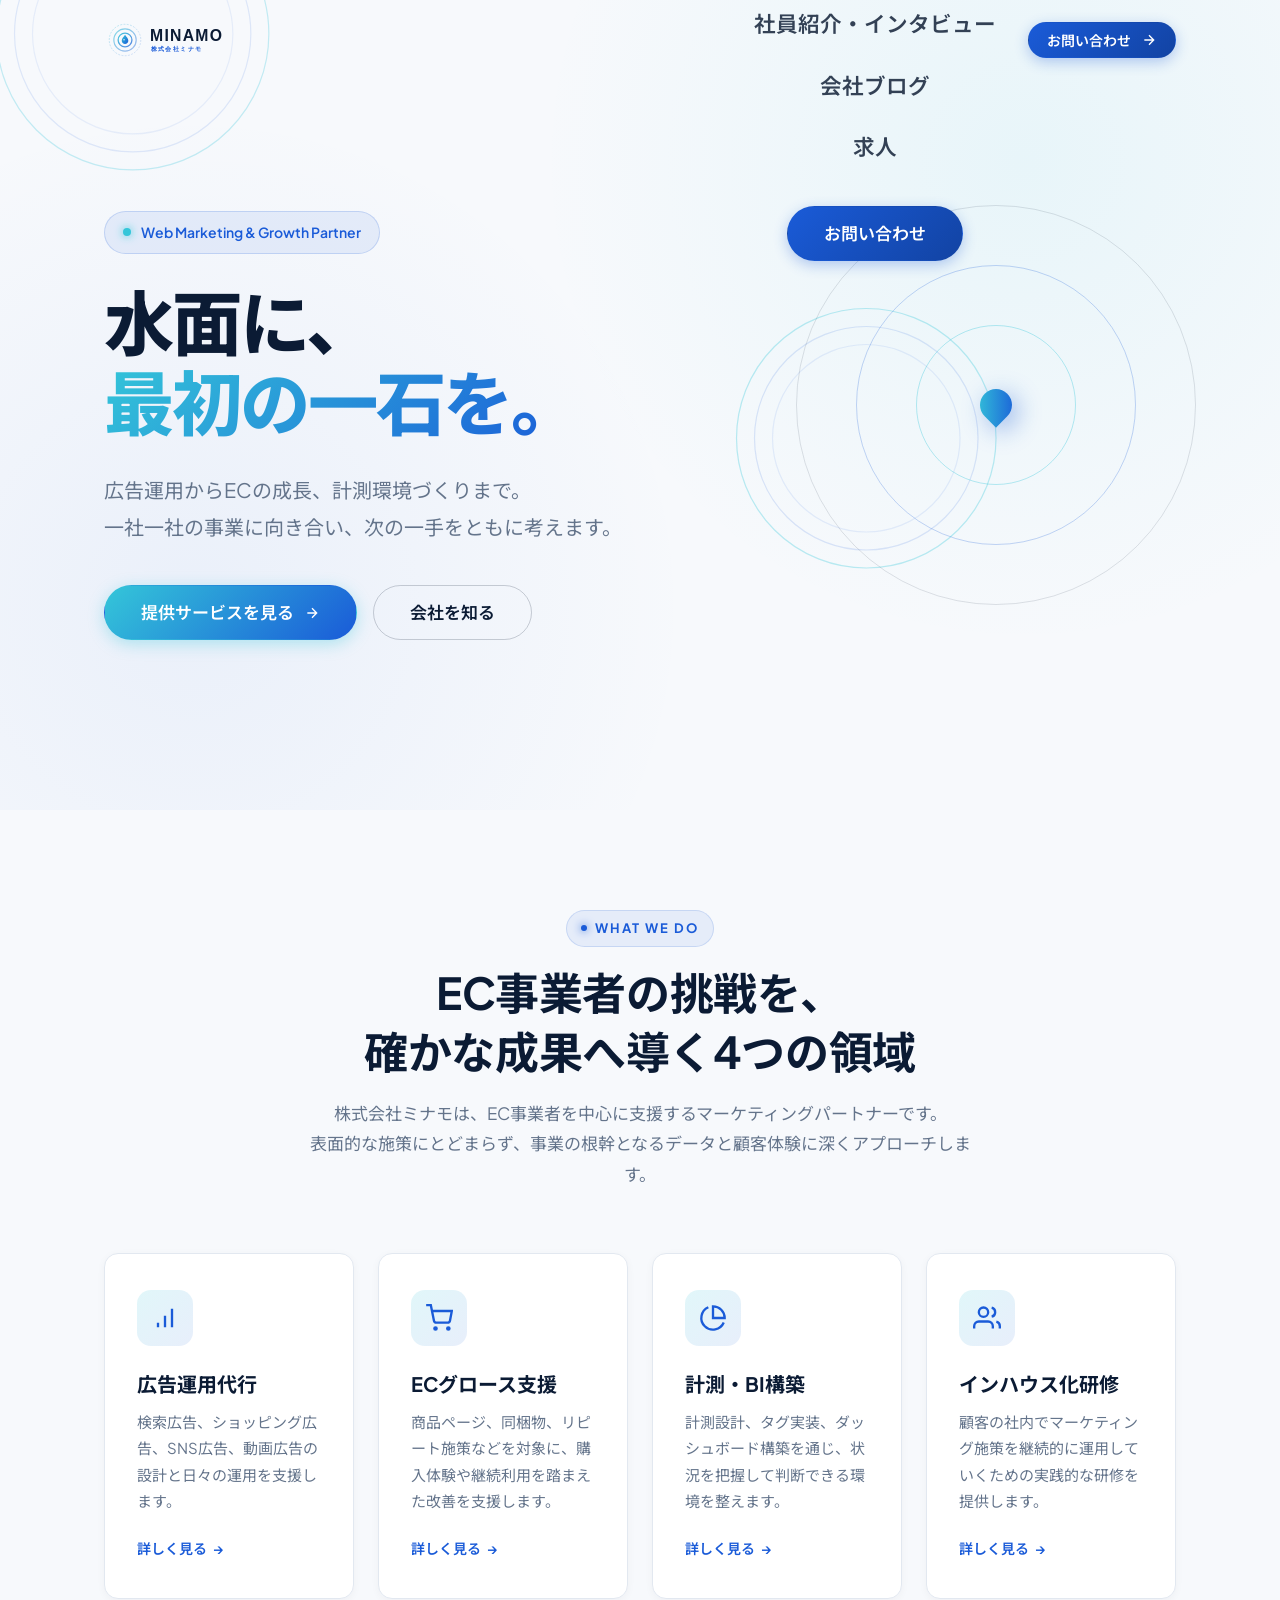
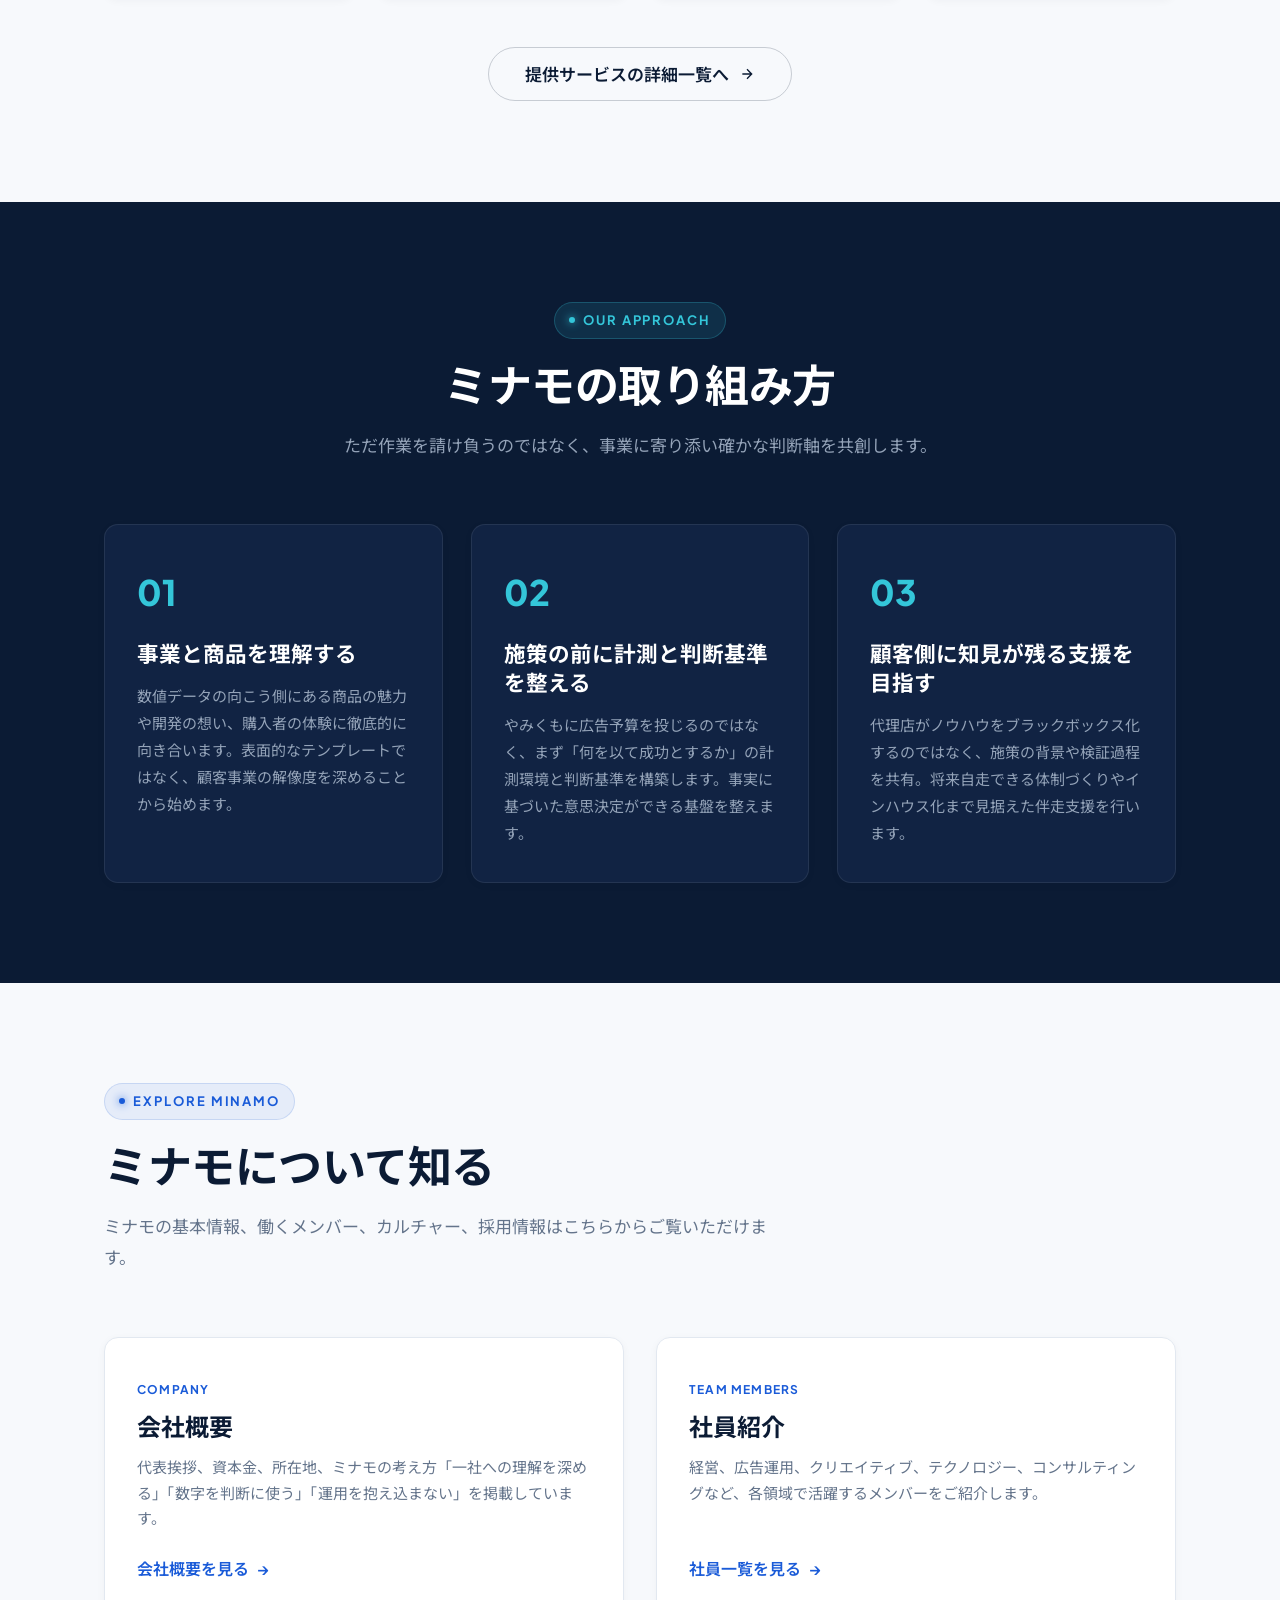
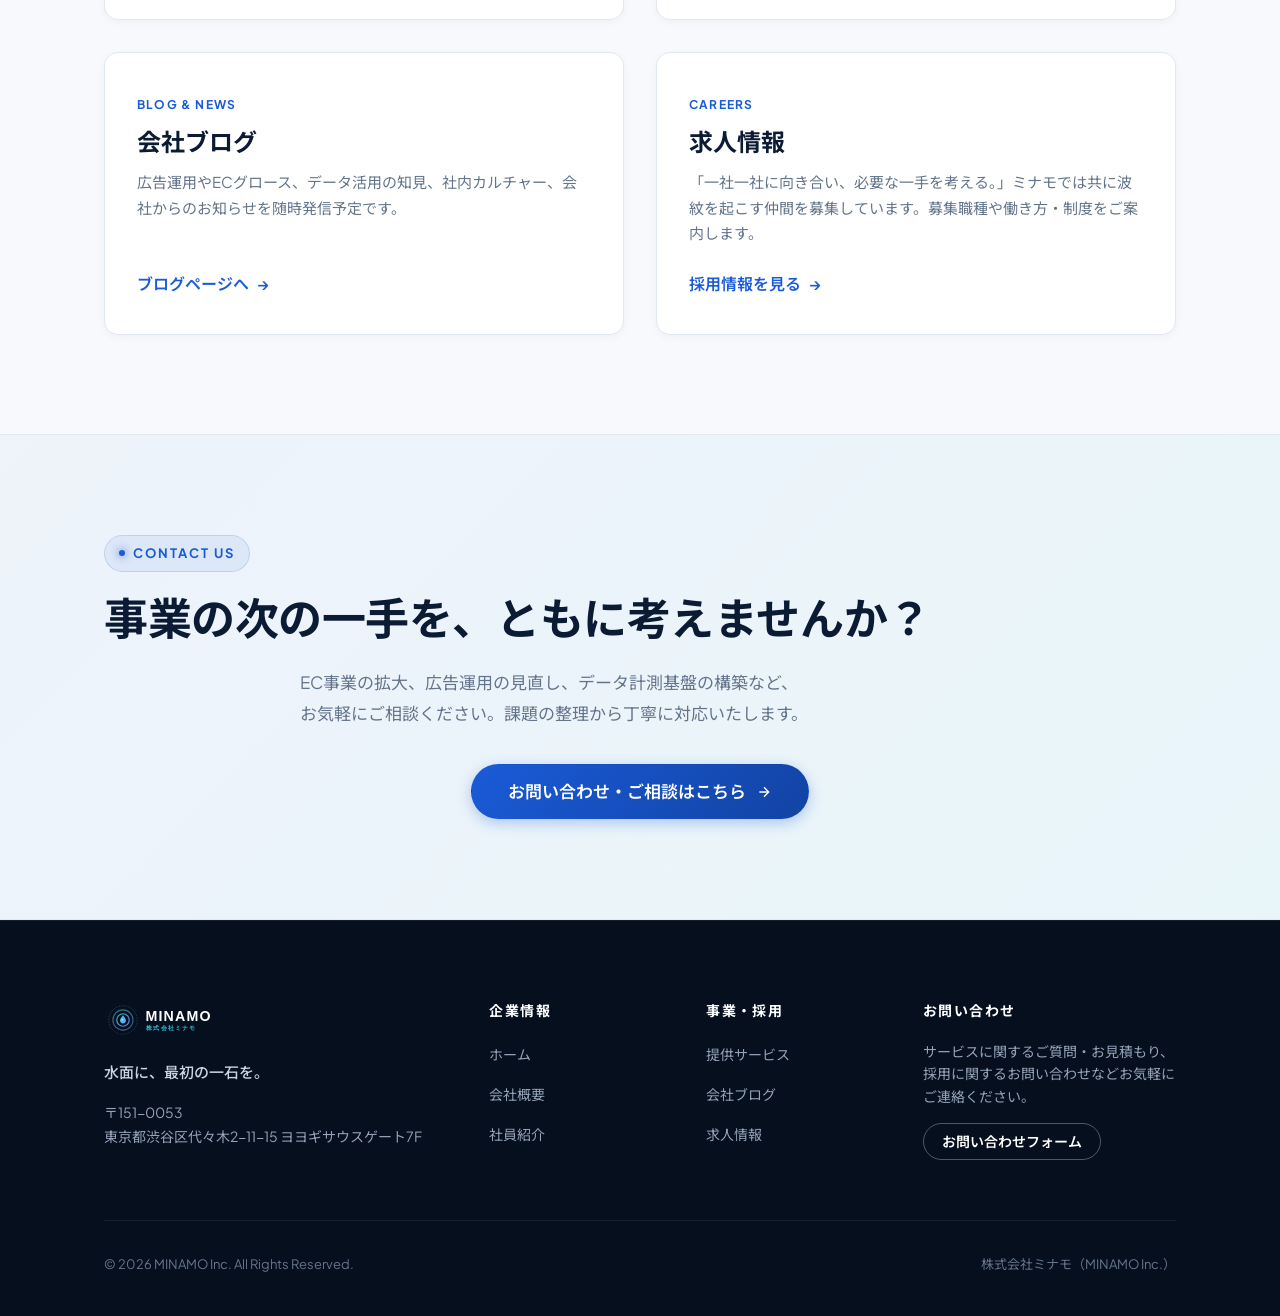
<file: index.html>
<!DOCTYPE html>
<html lang="ja">
<head>
  <meta charset="UTF-8">
  <meta name="viewport" content="width=device-width, initial-scale=1.0">
  <title>株式会社ミナモ｜水面に、最初の一石を。</title>
  <meta name="description" content="株式会社ミナモ（MINAMO Inc.）のコーポレートサイトです。広告運用からECの成長、計測環境づくりまで。一社一社の事業に向き合い、次の一手をともに考えます。">
  <link rel="icon" type="image/svg+xml" href="assets/images/favicon.svg">
  <link rel="stylesheet" href="assets/css/style.css">
  <link rel="stylesheet" href="assets/css/animations.css">
</head>
<body>

  <!-- Site Header -->
  <header class="site-header">
    <div class="container header-inner">
      <a href="index.html" class="site-brand" aria-label="株式会社ミナモ ホーム">
        <img src="assets/images/logo.svg" alt="株式会社ミナモ MINAMO Inc.">
      </a>
      <nav class="nav-desktop" aria-label="メインナビゲーション">
       <!-- Output: html -->
<!-- File: 全ページ共通 — mobile-nav-overlay の ul を差し替え -->
<ul class="mobile-nav-links">
  <li><a href="index.html" class="nav-link">ホーム</a></li>
  <li><a href="company.html" class="nav-link">会社概要</a></li>
  <li><a href="services.html" class="nav-link">提供サービス</a></li>
  <li><a href="team.html" class="nav-link">社員紹介・インタビュー</a></li>
  <li><a href="blog.html" class="nav-link">会社ブログ</a></li>
  <li><a href="careers.html" class="nav-link">求人</a></li>
  <li style="margin-top: 16px;">
    <button class="btn btn-primary btn-lg" data-open-modal="contact">お問い合わせ</button>
  </li>
</ul>
        <div class="header-cta">
          <button class="btn btn-primary btn-sm" data-open-modal="contact">
            お問い合わせ
            <svg class="btn-icon" viewBox="0 0 24 24" fill="none" stroke="currentColor" stroke-width="2"><path d="M5 12h14M12 5l7 7-7 7"/></svg>
          </button>
        </div>
      </nav>
      <!-- Mobile Toggle -->
      <button class="mobile-toggle" aria-label="メニューを開閉する">
        <span class="hamburger-line"></span>
        <span class="hamburger-line"></span>
        <span class="hamburger-line"></span>
      </button>
    </div>
  </header>

  <!-- Mobile Nav Overlay -->
  <div class="mobile-nav-overlay">
    <ul class="mobile-nav-links">
      <li><a href="index.html" class="nav-link active">ホーム</a></li>
      <li><a href="company.html" class="nav-link">会社概要</a></li>
      <li><a href="services.html" class="nav-link">提供サービス</a></li>
      <li><a href="team.html" class="nav-link">社員紹介</a></li>
      <li><a href="blog.html" class="nav-link">会社ブログ</a></li>
      <li><a href="careers.html" class="nav-link">求人</a></li>
      <li style="margin-top: 16px;">
        <button class="btn btn-primary btn-lg" data-open-modal="contact">お問い合わせ</button>
      </li>
    </ul>
  </div>

  <!-- 1. Hero Section -->
  <section class="hero-home">
    <canvas id="hero-ripple-canvas" class="hero-canvas-bg"></canvas>
    
    <div class="container" style="position: relative; z-index: 2;">
      <div class="hero-content reveal">
        <div class="hero-badge">
          <span class="hero-badge-pulse"></span>
          <span>Web Marketing & Growth Partner</span>
        </div>
        <h1 class="hero-title">
          水面に、<br>
          <span class="text-gradient">最初の一石を。</span>
        </h1>
        <p class="hero-lead">
          広告運用からECの成長、計測環境づくりまで。<br>
          一社一社の事業に向き合い、次の一手をともに考えます。
        </p>
        <div class="hero-actions">
          <a href="services.html" class="btn btn-accent btn-lg">
            提供サービスを見る
            <svg class="btn-icon" viewBox="0 0 24 24" fill="none" stroke="currentColor" stroke-width="2"><path d="M5 12h14M12 5l7 7-7 7"/></svg>
          </a>
          <a href="company.html" class="btn btn-outline btn-lg">会社を知る</a>
        </div>
      </div>
    </div>

    <!-- Hero Decorative Concentric Ripples -->
    <div class="hero-visual" aria-hidden="true">
      <div class="ripple-visual-circle"></div>
      <div class="ripple-visual-circle"></div>
      <div class="ripple-visual-circle"></div>
      <div class="drop-center"></div>
    </div>
  </section>

  <!-- 2. Business Overview (EC支援と4つの領域) -->
  <section class="section">
    <div class="container">
      <div class="section-header text-center reveal">
        <div class="section-tag">
          <span class="section-tag-dot"></span>
          <span>What We Do</span>
        </div>
        <h2 class="section-title">EC事業者の挑戦を、<br class="mobile-only">確かな成果へ導く4つの領域</h2>
        <p class="section-lead">
          株式会社ミナモは、EC事業者を中心に支援するマーケティングパートナーです。<br>
          表面的な施策にとどまらず、事業の根幹となるデータと顧客体験に深くアプローチします。
        </p>
      </div>

      <div class="grid-4 reveal reveal-delay-1">
        <!-- Service 1: 広告運用代行 -->
        <div class="card">
          <div class="card-icon-wrap">
            <svg viewBox="0 0 24 24" fill="none" stroke="currentColor" stroke-width="2"><path d="M12 20V10M18 20V4M6 20v-4"/></svg>
          </div>
          <h3 style="font-size: 1.25rem; margin-bottom: 12px;">広告運用代行</h3>
          <p style="color: var(--color-text-muted); font-size: 0.9375rem; margin-bottom: 20px;">
            検索広告、ショッピング広告、SNS広告、動画広告の設計と日々の運用を支援します。
          </p>
          <a href="services.html#ad-operation" style="color: var(--color-primary); font-weight: 600; font-size: 0.875rem; display: inline-flex; align-items: center; gap: 6px;">
            詳しく見る <span>&rarr;</span>
          </a>
        </div>

        <!-- Service 2: ECグロース支援 -->
        <div class="card">
          <div class="card-icon-wrap">
            <svg viewBox="0 0 24 24" fill="none" stroke="currentColor" stroke-width="2"><circle cx="9" cy="21" r="1"/><circle cx="20" cy="21" r="1"/><path d="M1 1h4l2.68 13.39a2 2 0 0 0 2 1.61h9.72a2 2 0 0 0 2-1.61L23 6H6"/></svg>
          </div>
          <h3 style="font-size: 1.25rem; margin-bottom: 12px;">ECグロース支援</h3>
          <p style="color: var(--color-text-muted); font-size: 0.9375rem; margin-bottom: 20px;">
            商品ページ、同梱物、リピート施策などを対象に、購入体験や継続利用を踏まえた改善を支援します。
          </p>
          <a href="services.html#ec-growth" style="color: var(--color-primary); font-weight: 600; font-size: 0.875rem; display: inline-flex; align-items: center; gap: 6px;">
            詳しく見る <span>&rarr;</span>
          </a>
        </div>

        <!-- Service 3: 計測・BI構築 -->
        <div class="card">
          <div class="card-icon-wrap">
            <svg viewBox="0 0 24 24" fill="none" stroke="currentColor" stroke-width="2"><path d="M21.21 15.89A10 10 0 1 1 8 2.83M22 12A10 10 0 0 0 12 2v10z"/></svg>
          </div>
          <h3 style="font-size: 1.25rem; margin-bottom: 12px;">計測・BI構築</h3>
          <p style="color: var(--color-text-muted); font-size: 0.9375rem; margin-bottom: 20px;">
            計測設計、タグ実装、ダッシュボード構築を通じ、状況を把握して判断できる環境を整えます。
          </p>
          <a href="services.html#bi-analytics" style="color: var(--color-primary); font-weight: 600; font-size: 0.875rem; display: inline-flex; align-items: center; gap: 6px;">
            詳しく見る <span>&rarr;</span>
          </a>
        </div>

        <!-- Service 4: インハウス化研修 -->
        <div class="card">
          <div class="card-icon-wrap">
            <svg viewBox="0 0 24 24" fill="none" stroke="currentColor" stroke-width="2"><path d="M17 21v-2a4 4 0 0 0-4-4H5a4 4 0 0 0-4 4v2"/><circle cx="9" cy="7" r="4"/><path d="M23 21v-2a4 4 0 0 0-3-3.87"/><path d="M16 3.13a4 4 0 0 1 0 7.75"/></svg>
          </div>
          <h3 style="font-size: 1.25rem; margin-bottom: 12px;">インハウス化研修</h3>
          <p style="color: var(--color-text-muted); font-size: 0.9375rem; margin-bottom: 20px;">
            顧客の社内でマーケティング施策を継続的に運用していくための実践的な研修を提供します。
          </p>
          <a href="services.html#training" style="color: var(--color-primary); font-weight: 600; font-size: 0.875rem; display: inline-flex; align-items: center; gap: 6px;">
            詳しく見る <span>&rarr;</span>
          </a>
        </div>
      </div>

      <div style="text-align: center; margin-top: 48px;" class="reveal reveal-delay-2">
        <a href="services.html" class="btn btn-outline btn-lg">
          提供サービスの詳細一覧へ
          <svg class="btn-icon" viewBox="0 0 24 24" fill="none" stroke="currentColor" stroke-width="2"><path d="M5 12h14M12 5l7 7-7 7"/></svg>
        </a>
      </div>
    </div>
  </section>

  <!-- 3. Approach (取り組み方) -->
  <section class="section section-dark">
    <div class="container">
      <div class="section-header text-center reveal">
        <div class="section-tag">
          <span class="section-tag-dot"></span>
          <span>Our Approach</span>
        </div>
        <h2 class="section-title">ミナモの取り組み方</h2>
        <p class="section-lead">
          ただ作業を請け負うのではなく、事業に寄り添い確かな判断軸を共創します。
        </p>
      </div>

      <div class="grid-3 reveal reveal-delay-1">
        <!-- Approach 1 -->
        <div class="card card-dark">
          <div style="font-size: 2.2rem; font-weight: 800; color: var(--color-accent); margin-bottom: 16px; font-family: 'Plus Jakarta Sans', sans-serif;">
            01
          </div>
          <h3 style="font-size: 1.35rem; margin-bottom: 14px; color: #FFFFFF;">事業と商品を理解する</h3>
          <p style="color: #94A3B8; font-size: 0.9375rem; line-height: 1.8;">
            数値データの向こう側にある商品の魅力や開発の想い、購入者の体験に徹底的に向き合います。表面的なテンプレートではなく、顧客事業の解像度を深めることから始めます。
          </p>
        </div>

        <!-- Approach 2 -->
        <div class="card card-dark">
          <div style="font-size: 2.2rem; font-weight: 800; color: var(--color-accent); margin-bottom: 16px; font-family: 'Plus Jakarta Sans', sans-serif;">
            02
          </div>
          <h3 style="font-size: 1.35rem; margin-bottom: 14px; color: #FFFFFF;">施策の前に計測と判断基準を整える</h3>
          <p style="color: #94A3B8; font-size: 0.9375rem; line-height: 1.8;">
            やみくもに広告予算を投じるのではなく、まず「何を以て成功とするか」の計測環境と判断基準を構築します。事実に基づいた意思決定ができる基盤を整えます。
          </p>
        </div>

        <!-- Approach 3 -->
        <div class="card card-dark">
          <div style="font-size: 2.2rem; font-weight: 800; color: var(--color-accent); margin-bottom: 16px; font-family: 'Plus Jakarta Sans', sans-serif;">
            03
          </div>
          <h3 style="font-size: 1.35rem; margin-bottom: 14px; color: #FFFFFF;">顧客側に知見が残る支援を目指す</h3>
          <p style="color: #94A3B8; font-size: 0.9375rem; line-height: 1.8;">
            代理店がノウハウをブラックボックス化するのではなく、施策の背景や検証過程を共有。将来自走できる体制づくりやインハウス化まで見据えた伴走支援を行います。
          </p>
        </div>
      </div>
    </div>
  </section>

  <!-- 4. Portal to Subpages (下層ページへの入口) -->
  <section class="section">
    <div class="container">
      <div class="section-header reveal">
        <div class="section-tag">
          <span class="section-tag-dot"></span>
          <span>Explore MINAMO</span>
        </div>
        <h2 class="section-title">ミナモについて知る</h2>
        <p class="section-lead">
          ミナモの基本情報、働くメンバー、カルチャー、採用情報はこちらからご覧いただけます。
        </p>
      </div>

      <div class="grid-2 reveal reveal-delay-1">
        <!-- Entry 1: 会社概要 -->
        <a href="company.html" class="card" style="display: flex; flex-direction: column; justify-content: space-between;">
          <div>
            <span style="font-size: 0.75rem; font-weight: 700; color: var(--color-primary); letter-spacing: 0.1em; text-transform: uppercase;">Company</span>
            <h3 style="font-size: 1.5rem; margin: 8px 0 12px;">会社概要</h3>
            <p style="color: var(--color-text-muted); font-size: 0.9375rem; line-height: 1.7;">
              代表挨拶、資本金、所在地、ミナモの考え方「一社への理解を深める」「数字を判断に使う」「運用を抱え込まない」を掲載しています。
            </p>
          </div>
          <div style="margin-top: 24px; color: var(--color-primary); font-weight: 600; display: inline-flex; align-items: center; gap: 8px;">
            会社概要を見る <span>&rarr;</span>
          </div>
        </a>

        <!-- Entry 2: 社員紹介 -->
        <a href="team.html" class="card" style="display: flex; flex-direction: column; justify-content: space-between;">
          <div>
            <span style="font-size: 0.75rem; font-weight: 700; color: var(--color-primary); letter-spacing: 0.1em; text-transform: uppercase;">Team Members</span>
            <h3 style="font-size: 1.5rem; margin: 8px 0 12px;">社員紹介</h3>
            <p style="color: var(--color-text-muted); font-size: 0.9375rem; line-height: 1.7;">
              経営、広告運用、クリエイティブ、テクノロジー、コンサルティングなど、各領域で活躍するメンバーをご紹介します。
            </p>
          </div>
          <div style="margin-top: 24px; color: var(--color-primary); font-weight: 600; display: inline-flex; align-items: center; gap: 8px;">
            社員一覧を見る <span>&rarr;</span>
          </div>
        </a>

        <!-- Entry 3: 会社ブログ -->
        <a href="blog.html" class="card" style="display: flex; flex-direction: column; justify-content: space-between;">
          <div>
            <span style="font-size: 0.75rem; font-weight: 700; color: var(--color-primary); letter-spacing: 0.1em; text-transform: uppercase;">Blog & News</span>
            <h3 style="font-size: 1.5rem; margin: 8px 0 12px;">会社ブログ</h3>
            <p style="color: var(--color-text-muted); font-size: 0.9375rem; line-height: 1.7;">
              広告運用やECグロース、データ活用の知見、社内カルチャー、会社からのお知らせを随時発信予定です。
            </p>
          </div>
          <div style="margin-top: 24px; color: var(--color-primary); font-weight: 600; display: inline-flex; align-items: center; gap: 8px;">
            ブログページへ <span>&rarr;</span>
          </div>
        </a>

        <!-- Entry 4: 求人情報 -->
        <a href="careers.html" class="card" style="display: flex; flex-direction: column; justify-content: space-between;">
          <div>
            <span style="font-size: 0.75rem; font-weight: 700; color: var(--color-primary); letter-spacing: 0.1em; text-transform: uppercase;">Careers</span>
            <h3 style="font-size: 1.5rem; margin: 8px 0 12px;">求人情報</h3>
            <p style="color: var(--color-text-muted); font-size: 0.9375rem; line-height: 1.7;">
              「一社一社に向き合い、必要な一手を考える。」ミナモでは共に波紋を起こす仲間を募集しています。募集職種や働き方・制度をご案内します。
            </p>
          </div>
          <div style="margin-top: 24px; color: var(--color-primary); font-weight: 600; display: inline-flex; align-items: center; gap: 8px;">
            採用情報を見る <span>&rarr;</span>
          </div>
        </a>
      </div>
    </div>
  </section>

  <!-- 5. CTA Section (お問い合わせ導線) -->
  <section class="section" style="background: linear-gradient(135deg, rgba(26, 91, 216, 0.04) 0%, rgba(52, 198, 217, 0.08) 100%); border-top: 1px solid var(--color-border); border-bottom: 1px solid var(--color-border);">
    <div class="container text-center reveal">
      <div class="section-tag" style="margin-left: auto; margin-right: auto;">
        <span class="section-tag-dot"></span>
        <span>Contact Us</span>
      </div>
      <h2 class="section-title" style="margin-bottom: 20px;">事業の次の一手を、ともに考えませんか？</h2>
      <p class="section-lead" style="margin-left: auto; margin-right: auto; margin-bottom: 36px;">
        EC事業の拡大、広告運用の見直し、データ計測基盤の構築など、<br class="pc-only">
        お気軽にご相談ください。課題の整理から丁寧に対応いたします。
      </p>
      <div style="display: flex; justify-content: center; gap: 16px; flex-wrap: wrap;">
        <button class="btn btn-primary btn-lg" data-open-modal="contact">
          お問い合わせ・ご相談はこちら
          <svg class="btn-icon" viewBox="0 0 24 24" fill="none" stroke="currentColor" stroke-width="2"><path d="M5 12h14M12 5l7 7-7 7"/></svg>
        </button>
      </div>
    </div>
  </section>

  <!-- Site Footer -->
  <footer class="site-footer">
    <div class="container">
      <div class="footer-top">
        <div>
          <div class="footer-brand">
            <img src="assets/images/logo-white.svg" alt="株式会社ミナモ MINAMO Inc.">
          </div>
          <p class="footer-copy-text">水面に、最初の一石を。</p>
          <address class="footer-address">
            〒151-0053<br>
            東京都渋谷区代々木2-11-15 ヨヨギサウスゲート7F
          </address>
        </div>
        <div>
          <h4 class="footer-heading">企業情報</h4>
          <ul class="footer-links">
            <li><a href="index.html">ホーム</a></li>
            <li><a href="company.html">会社概要</a></li>
            <li><a href="team.html">社員紹介</a></li>
          </ul>
        </div>
        <div>
          <h4 class="footer-heading">事業・採用</h4>
          <ul class="footer-links">
            <li><a href="services.html">提供サービス</a></li>
            <li><a href="blog.html">会社ブログ</a></li>
            <li><a href="careers.html">求人情報</a></li>
          </ul>
        </div>
        <div>
          <h4 class="footer-heading">お問い合わせ</h4>
          <p style="font-size: 0.875rem; color: #94A3B8; margin-bottom: 16px; line-height: 1.6;">
            サービスに関するご質問・お見積もり、採用に関するお問い合わせなどお気軽にご連絡ください。
          </p>
          <button class="btn btn-outline-white btn-sm" data-open-modal="contact">お問い合わせフォーム</button>
        </div>
      </div>
      <div class="footer-bottom">
        <div>&copy; 2026 MINAMO Inc. All Rights Reserved.</div>
        <div>株式会社ミナモ（MINAMO Inc.）</div>
      </div>
    </div>
  </footer>

  <!-- Contact Modal -->
  <div class="modal-backdrop" id="contact-modal" role="dialog" aria-modal="true" aria-labelledby="modal-title">
    <div class="modal-dialog">
      <div class="modal-header">
        <div>
          <h3 class="modal-title" id="modal-title">お問い合わせ</h3>
          <p style="font-size: 0.875rem; color: var(--color-text-muted); margin-top: 4px;">
            株式会社ミナモへのお問い合わせ・ご相談窓口です
          </p>
        </div>
        <button class="modal-close-btn" data-close-modal aria-label="閉じる">
          <svg width="24" height="24" viewBox="0 0 24 24" fill="none" stroke="currentColor" stroke-width="2"><path d="M18 6L6 18M6 6l12 12"/></svg>
        </button>
      </div>
      <div class="modal-body">
        <div id="contact-success-msg" style="display: none; text-align: center; padding: 32px 16px;">
          <div style="width: 56px; height: 56px; background: rgba(52, 198, 217, 0.15); border-radius: 50%; display: flex; align-items: center; justify-content: center; margin: 0 auto 16px; color: var(--color-primary);">
            <svg width="28" height="28" viewBox="0 0 24 24" fill="none" stroke="currentColor" stroke-width="2"><polyline points="20 6 9 17 4 12"/></svg>
          </div>
          <h4 style="font-size: 1.25rem; margin-bottom: 8px; color: var(--color-navy);">送信が完了しました</h4>
          <p style="color: var(--color-text-muted); font-size: 0.9375rem;">
            お問い合わせいただきありがとうございます。<br>担当者より通常2営業日以内にご連絡いたします。
          </p>
          <button class="btn btn-outline btn-sm" data-close-modal style="margin-top: 24px;">閉じる</button>
        </div>

        <form id="contact-form">
          <div class="form-group">
            <label class="form-label" for="contact-name">お名前<span class="badge-req">必須</span></label>
            <input class="form-input" type="text" id="contact-name" name="name" placeholder="山田 太郎" required>
          </div>
          <div class="form-group">
            <label class="form-label" for="contact-company">貴社名<span class="badge-req">必須</span></label>
            <input class="form-input" type="text" id="contact-company" name="company" placeholder="株式会社○○" required>
          </div>
          <div class="form-group">
            <label class="form-label" for="contact-email">メールアドレス<span class="badge-req">必須</span></label>
            <input class="form-input" type="email" id="contact-email" name="email" placeholder="example@minamo.co.jp" required>
          </div>
          <div class="form-group">
            <label class="form-label" for="contact-category">お問い合わせ種別</label>
            <select class="form-select" id="contact-category" name="category">
              <option value="service">提供サービスについて（広告・EC・計測・研修）</option>
              <option value="careers">採用・求人について</option>
              <option value="other">その他のお問い合わせ</option>
            </select>
          </div>
          <div class="form-group">
            <label class="form-label" for="contact-message">お問い合わせ内容<span class="badge-req">必須</span></label>
            <textarea class="form-textarea" id="contact-message" name="message" placeholder="現在抱えている課題やご相談内容をご記入ください。" required></textarea>
          </div>
          <p style="font-size: 0.75rem; color: var(--color-text-light); margin-bottom: 20px; line-height: 1.6;">
            ※ご入力いただいた個人情報は、お問い合わせへの対応およびご連絡の目的にのみ利用いたします。
          </p>
          <button type="submit" class="btn btn-primary" style="width: 100%;">送信する</button>
        </form>
      </div>
    </div>
  </div>

  <script src="assets/js/ripple-canvas.js"></script>
  <script src="assets/js/main.js"></script>
</body>
</html>
</file>
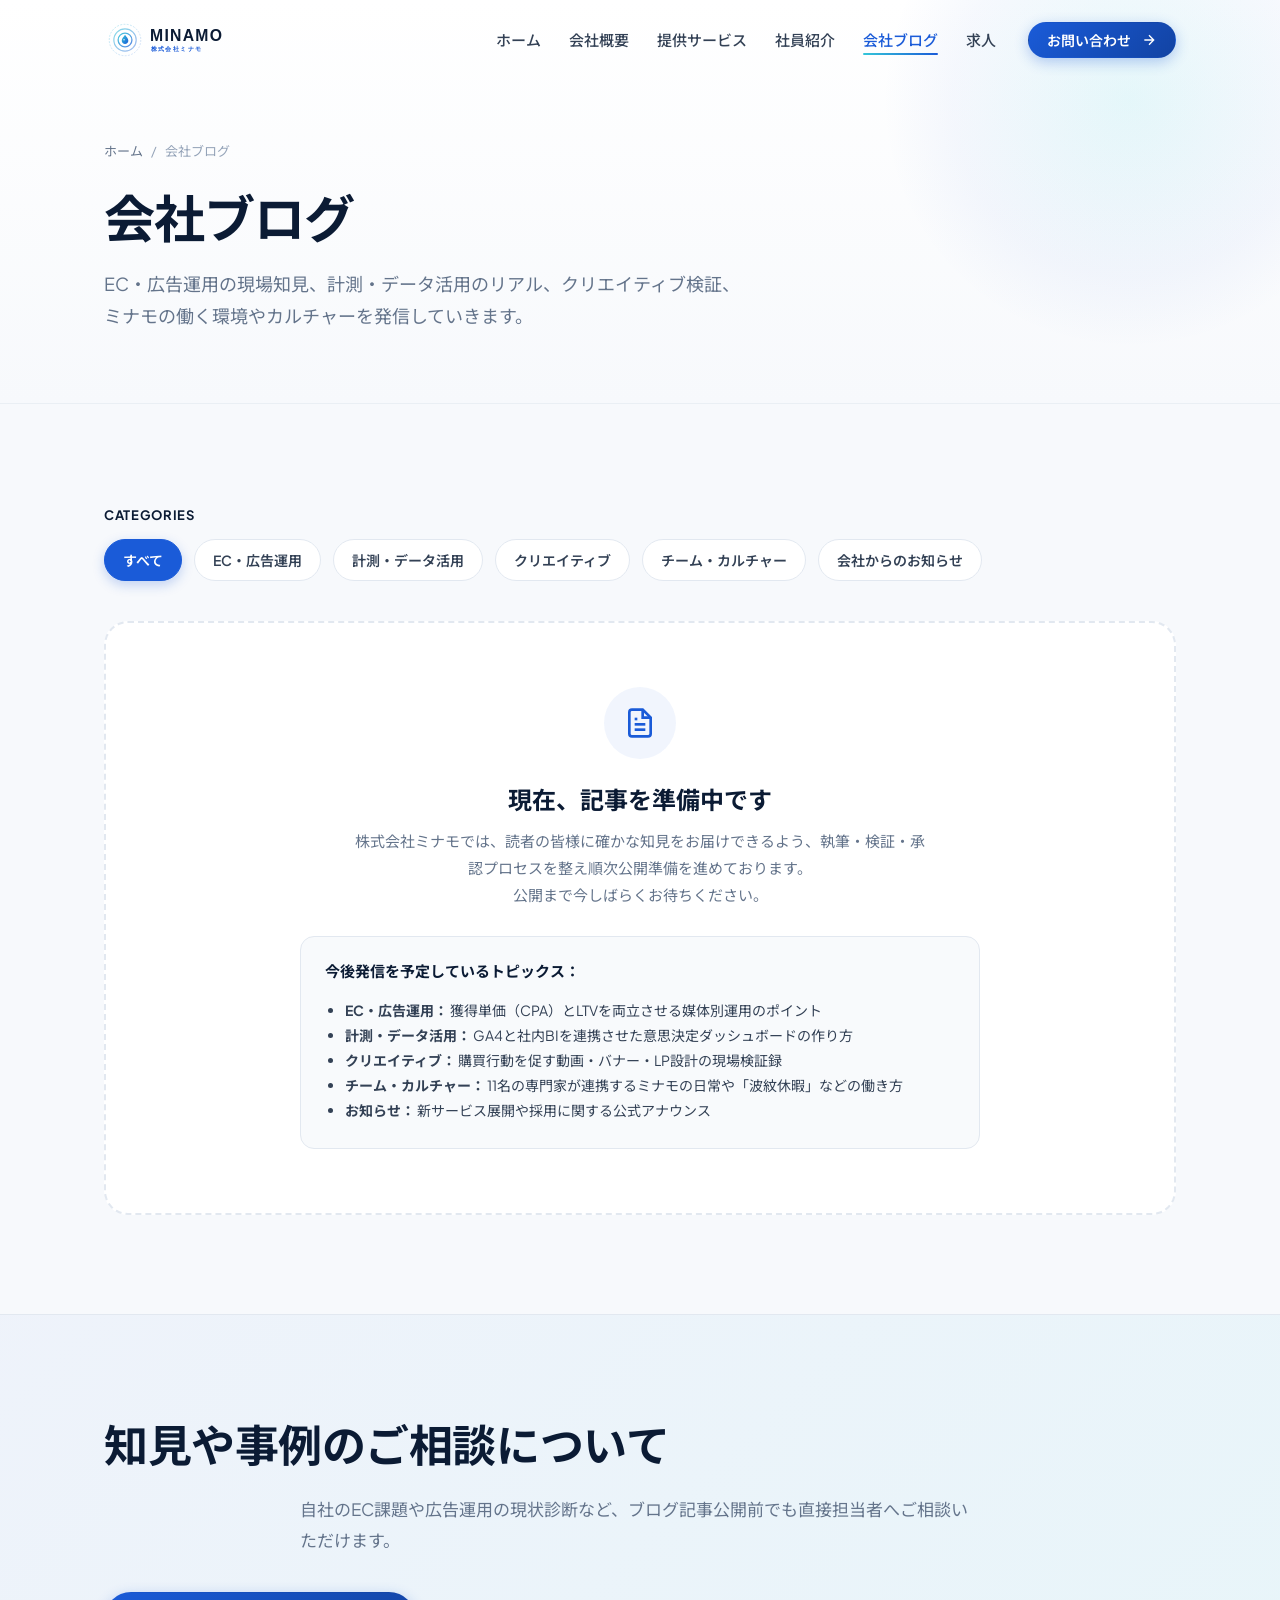
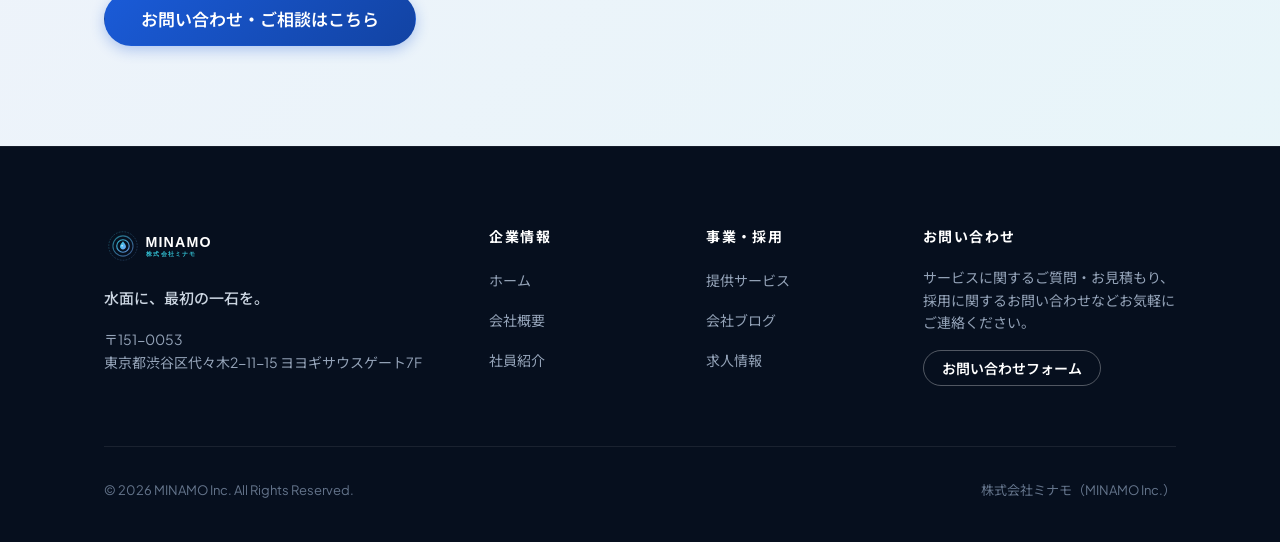
<file: blog/index.html>
<!DOCTYPE html>
<html lang="ja">
<head>
  <meta charset="UTF-8">
  <meta name="viewport" content="width=device-width, initial-scale=1.0">
  <title>会社ブログ｜株式会社ミナモ（MINAMO Inc.）</title>
  <meta name="description" content="株式会社ミナモ（MINAMO Inc.）の公式ブログです。EC・広告運用、計測・データ活用、クリエイティブ、チームカルチャー、会社からのお知らせをお届けします。">
  <link rel="icon" type="image/svg+xml" href="../assets/images/favicon.svg">
  <link rel="stylesheet" href="../assets/css/style.css">
  <link rel="stylesheet" href="../assets/css/animations.css">
</head>
<body>

  <!-- Site Header -->
  <header class="site-header">
    <div class="container header-inner">
      <a href="../index.html" class="site-brand" aria-label="株式会社ミナモ ホーム">
        <img src="../assets/images/logo.svg" alt="株式会社ミナモ MINAMO Inc.">
      </a>
      <nav class="nav-desktop" aria-label="メインナビゲーション">
        <ul class="nav-links">
          <li><a href="../index.html" class="nav-link">ホーム</a></li>
          <li><a href="../company/index.html" class="nav-link">会社概要</a></li>
          <li><a href="../services/index.html" class="nav-link">提供サービス</a></li>
          <li><a href="../team/index.html" class="nav-link">社員紹介</a></li>
          <li><a href="../blog/index.html" class="nav-link active">会社ブログ</a></li>
          <li><a href="../careers/index.html" class="nav-link">求人</a></li>
        </ul>
        <div class="header-cta">
          <button class="btn btn-primary btn-sm" data-open-modal="contact">
            お問い合わせ
            <svg class="btn-icon" viewBox="0 0 24 24" fill="none" stroke="currentColor" stroke-width="2"><path d="M5 12h14M12 5l7 7-7 7"/></svg>
          </button>
        </div>
      </nav>
      <button class="mobile-toggle" aria-label="メニューを開閉する">
        <span class="hamburger-line"></span>
        <span class="hamburger-line"></span>
        <span class="hamburger-line"></span>
      </button>
    </div>
  </header>

  <!-- Mobile Nav Overlay -->
  <div class="mobile-nav-overlay">
    <ul class="mobile-nav-links">
      <li><a href="../index.html" class="nav-link">ホーム</a></li>
      <li><a href="../company/index.html" class="nav-link">会社概要</a></li>
      <li><a href="../services/index.html" class="nav-link">提供サービス</a></li>
      <li><a href="../team/index.html" class="nav-link">社員紹介</a></li>
      <li><a href="../blog/index.html" class="nav-link active">会社ブログ</a></li>
      <li><a href="../careers/index.html" class="nav-link">求人</a></li>
      <li style="margin-top: 16px;">
        <button class="btn btn-primary btn-lg" data-open-modal="contact">お問い合わせ</button>
      </li>
    </ul>
  </div>

  <!-- Subpage Hero -->
  <div class="subpage-hero">
    <div class="container">
      <nav class="breadcrumbs" aria-label="パンくずリスト">
        <a href="../index.html">ホーム</a>
        <span>/</span>
        <span>会社ブログ</span>
      </nav>
      <h1 class="subpage-title">会社ブログ</h1>
      <p class="subpage-desc">
        EC・広告運用の現場知見、計測・データ活用のリアル、クリエイティブ検証、ミナモの働く環境やカルチャーを発信していきます。
      </p>
    </div>
  </div>

  <!-- Blog Main Section -->
  <section class="section">
    <div class="container">

      <!-- Category Filter Pills -->
      <div class="reveal">
        <div style="font-size: 0.8125rem; font-weight: 700; color: var(--color-navy); margin-bottom: 12px; letter-spacing: 0.05em;">
          CATEGORIES
        </div>
        <div class="category-pills">
          <button class="category-pill active">すべて</button>
          <button class="category-pill">EC・広告運用</button>
          <button class="category-pill">計測・データ活用</button>
          <button class="category-pill">クリエイティブ</button>
          <button class="category-pill">チーム・カルチャー</button>
          <button class="category-pill">会社からのお知らせ</button>
        </div>
      </div>

      <!-- Empty State -->
      <div class="empty-blog-box reveal reveal-delay-1" style="margin-top: 24px;">
        <div class="empty-icon-wrap">
          <svg width="32" height="32" viewBox="0 0 24 24" fill="none" stroke="currentColor" stroke-width="2"><path d="M14 2H6a2 2 0 0 0-2 2v16a2 2 0 0 0 2 2h12a2 2 0 0 0 2-2V8z"/><polyline points="14 2 14 8 20 8"/><line x1="16" y1="13" x2="8" y2="13"/><line x1="16" y1="17" x2="8" y2="17"/><polyline points="10 9 9 9 8 9"/></svg>
        </div>
        <h3 style="font-size: 1.5rem; margin-bottom: 12px; color: var(--color-navy);">現在、記事を準備中です</h3>
        <p style="color: var(--color-text-muted); font-size: 0.9375rem; max-width: 580px; margin: 0 auto 28px; line-height: 1.8;">
          株式会社ミナモでは、読者の皆様に確かな知見をお届けできるよう、執筆・検証・承認プロセスを整え順次公開準備を進めております。<br>
          公開まで今しばらくお待ちください。
        </p>

        <!-- Category Roadmap / Preview Box -->
        <div style="max-width: 680px; margin: 0 auto; background: #F8FAFC; border: 1px solid var(--color-border); border-radius: var(--radius-md); padding: 24px; text-align: left;">
          <h4 style="font-size: 0.9375rem; color: var(--color-navy); margin-bottom: 16px; font-weight: 700;">
            今後発信を予定しているトピックス：
          </h4>
          <ul style="padding-left: 20px; font-size: 0.875rem; color: var(--color-text-body); line-height: 1.8;">
            <li><strong>EC・広告運用：</strong> 獲得単価（CPA）とLTVを両立させる媒体別運用のポイント</li>
            <li><strong>計測・データ活用：</strong> GA4と社内BIを連携させた意思決定ダッシュボードの作り方</li>
            <li><strong>クリエイティブ：</strong> 購買行動を促す動画・バナー・LP設計の現場検証録</li>
            <li><strong>チーム・カルチャー：</strong> 11名の専門家が連携するミナモの日常や「波紋休暇」などの働き方</li>
            <li><strong>お知らせ：</strong> 新サービス展開や採用に関する公式アナウンス</li>
          </ul>
        </div>
      </div>

    </div>
  </section>

  <!-- CTA Section -->
  <section class="section" style="background: linear-gradient(135deg, rgba(26, 91, 216, 0.04) 0%, rgba(52, 198, 217, 0.08) 100%); border-top: 1px solid var(--color-border);">
    <div class="container text-center reveal">
      <h2 class="section-title" style="margin-bottom: 20px;">知見や事例のご相談について</h2>
      <p class="section-lead" style="margin-left: auto; margin-right: auto; margin-bottom: 36px;">
        自社のEC課題や広告運用の現状診断など、ブログ記事公開前でも直接担当者へご相談いただけます。
      </p>
      <button class="btn btn-primary btn-lg" data-open-modal="contact">お問い合わせ・ご相談はこちら</button>
    </div>
  </section>

  <!-- Site Footer -->
  <footer class="site-footer">
    <div class="container">
      <div class="footer-top">
        <div>
          <div class="footer-brand">
            <img src="../assets/images/logo-white.svg" alt="株式会社ミナモ MINAMO Inc.">
          </div>
          <p class="footer-copy-text">水面に、最初の一石を。</p>
          <address class="footer-address">
            〒151-0053<br>
            東京都渋谷区代々木2-11-15 ヨヨギサウスゲート7F
          </address>
        </div>
        <div>
          <h4 class="footer-heading">企業情報</h4>
          <ul class="footer-links">
            <li><a href="../index.html">ホーム</a></li>
            <li><a href="../company/index.html">会社概要</a></li>
            <li><a href="../team/index.html">社員紹介</a></li>
          </ul>
        </div>
        <div>
          <h4 class="footer-heading">事業・採用</h4>
          <ul class="footer-links">
            <li><a href="../services/index.html">提供サービス</a></li>
            <li><a href="../blog/index.html">会社ブログ</a></li>
            <li><a href="../careers/index.html">求人情報</a></li>
          </ul>
        </div>
        <div>
          <h4 class="footer-heading">お問い合わせ</h4>
          <p style="font-size: 0.875rem; color: #94A3B8; margin-bottom: 16px; line-height: 1.6;">
            サービスに関するご質問・お見積もり、採用に関するお問い合わせなどお気軽にご連絡ください。
          </p>
          <button class="btn btn-outline-white btn-sm" data-open-modal="contact">お問い合わせフォーム</button>
        </div>
      </div>
      <div class="footer-bottom">
        <div>&copy; 2026 MINAMO Inc. All Rights Reserved.</div>
        <div>株式会社ミナモ（MINAMO Inc.）</div>
      </div>
    </div>
  </footer>

  <!-- Contact Modal -->
  <div class="modal-backdrop" id="contact-modal" role="dialog" aria-modal="true" aria-labelledby="modal-title">
    <div class="modal-dialog">
      <div class="modal-header">
        <div>
          <h3 class="modal-title" id="modal-title">お問い合わせ</h3>
          <p style="font-size: 0.875rem; color: var(--color-text-muted); margin-top: 4px;">
            株式会社ミナモへのお問い合わせ・ご相談窓口です
          </p>
        </div>
        <button class="modal-close-btn" data-close-modal aria-label="閉じる">
          <svg width="24" height="24" viewBox="0 0 24 24" fill="none" stroke="currentColor" stroke-width="2"><path d="M18 6L6 18M6 6l12 12"/></svg>
        </button>
      </div>
      <div class="modal-body">
        <div id="contact-success-msg" style="display: none; text-align: center; padding: 32px 16px;">
          <div style="width: 56px; height: 56px; background: rgba(52, 198, 217, 0.15); border-radius: 50%; display: flex; align-items: center; justify-content: center; margin: 0 auto 16px; color: var(--color-primary);">
            <svg width="28" height="28" viewBox="0 0 24 24" fill="none" stroke="currentColor" stroke-width="2"><polyline points="20 6 9 17 4 12"/></svg>
          </div>
          <h4 style="font-size: 1.25rem; margin-bottom: 8px; color: var(--color-navy);">送信が完了しました</h4>
          <p style="color: var(--color-text-muted); font-size: 0.9375rem;">
            お問い合わせいただきありがとうございます。<br>担当者より通常2営業日以内にご連絡いたします。
          </p>
          <button class="btn btn-outline btn-sm" data-close-modal style="margin-top: 24px;">閉じる</button>
        </div>

        <form id="contact-form">
          <div class="form-group">
            <label class="form-label" for="contact-name">お名前<span class="badge-req">必須</span></label>
            <input class="form-input" type="text" id="contact-name" name="name" placeholder="山田 太郎" required>
          </div>
          <div class="form-group">
            <label class="form-label" for="contact-company">貴社名<span class="badge-req">必須</span></label>
            <input class="form-input" type="text" id="contact-company" name="company" placeholder="株式会社○○" required>
          </div>
          <div class="form-group">
            <label class="form-label" for="contact-email">メールアドレス<span class="badge-req">必須</span></label>
            <input class="form-input" type="email" id="contact-email" name="email" placeholder="example@minamo.co.jp" required>
          </div>
          <div class="form-group">
            <label class="form-label" for="contact-category">お問い合わせ種別</label>
            <select class="form-select" id="contact-category" name="category">
              <option value="service">提供サービスについて（広告・EC・計測・研修）</option>
              <option value="careers">採用・求人について</option>
              <option value="other">その他のお問い合わせ</option>
            </select>
          </div>
          <div class="form-group">
            <label class="form-label" for="contact-message">お問い合わせ内容<span class="badge-req">必須</span></label>
            <textarea class="form-textarea" id="contact-message" name="message" placeholder="現在抱えている課題やご相談内容をご記入ください。" required></textarea>
          </div>
          <p style="font-size: 0.75rem; color: var(--color-text-light); margin-bottom: 20px; line-height: 1.6;">
            ※ご入力いただいた個人情報は、お問い合わせへの対応およびご連絡の目的にのみ利用いたします。
          </p>
          <button type="submit" class="btn btn-primary" style="width: 100%;">送信する</button>
        </form>
      </div>
    </div>
  </div>

  <script src="../assets/js/main.js"></script>
</body>
</html>
</file>
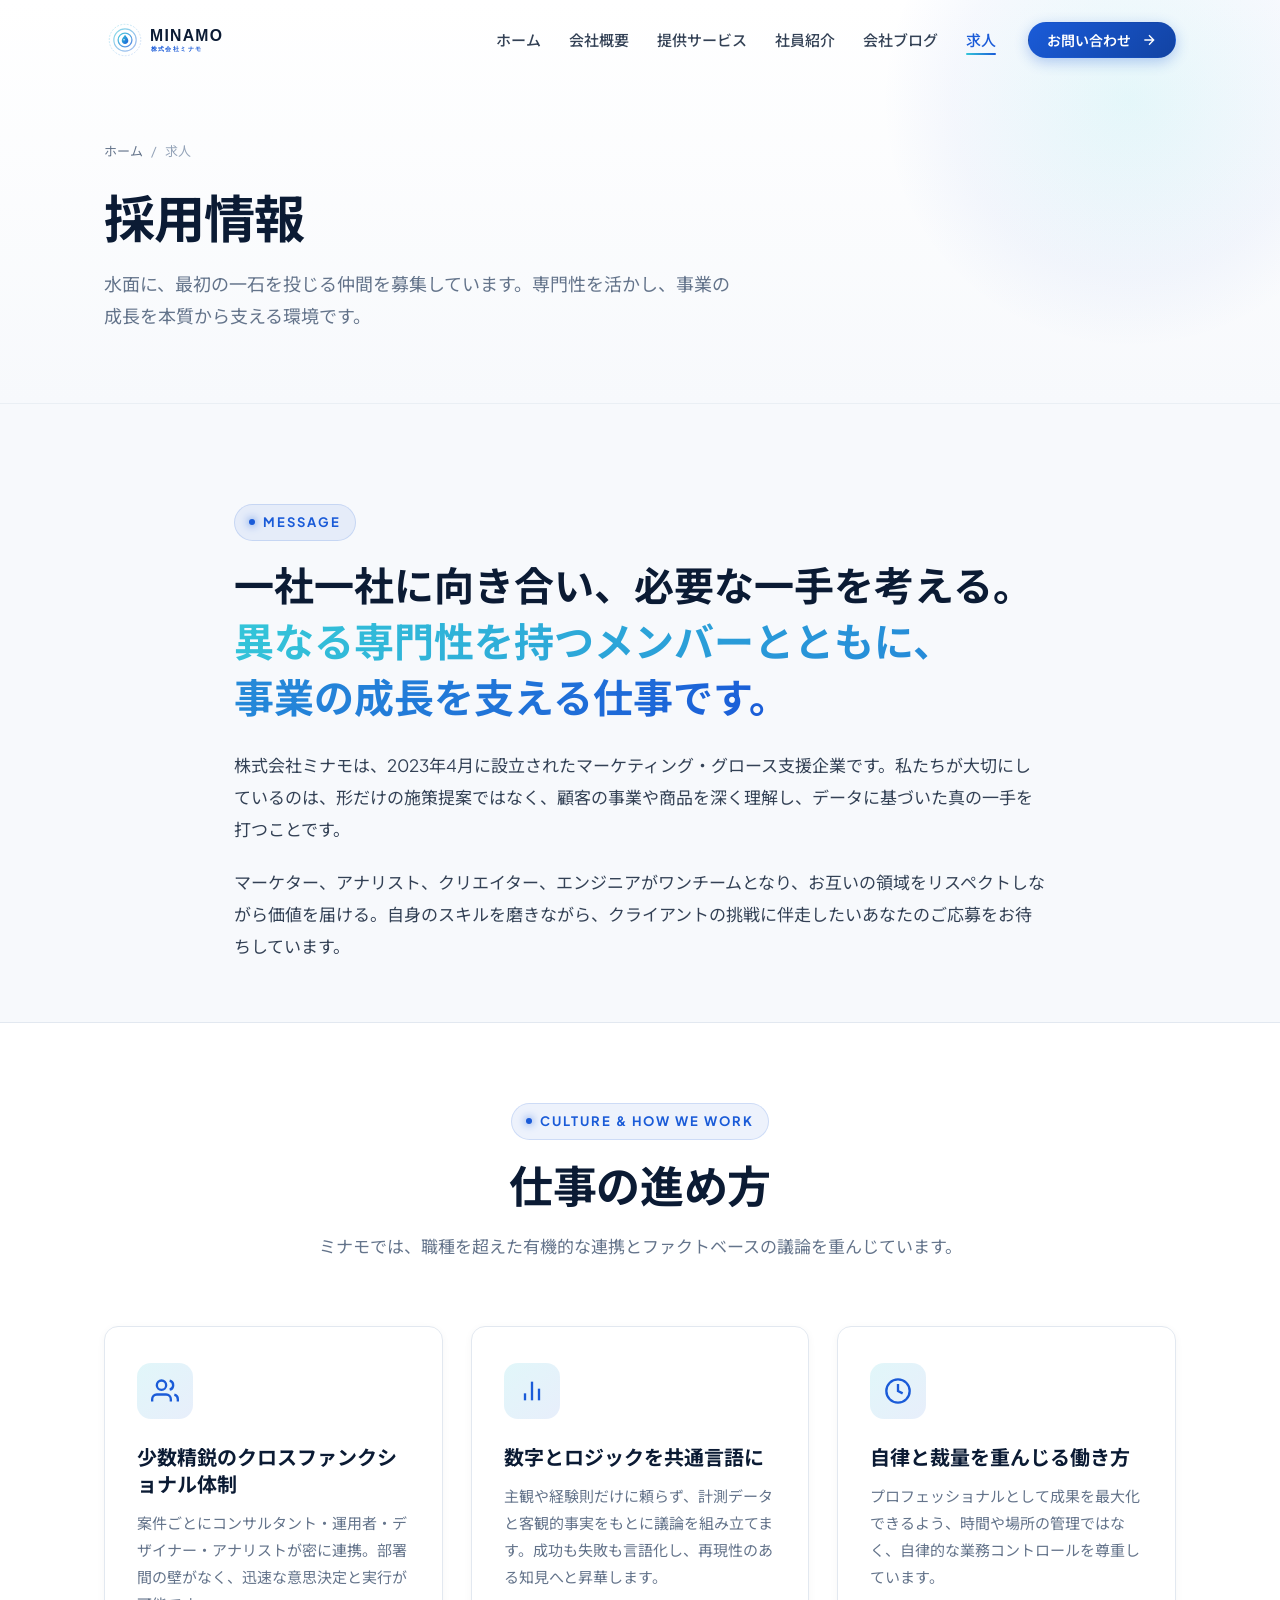
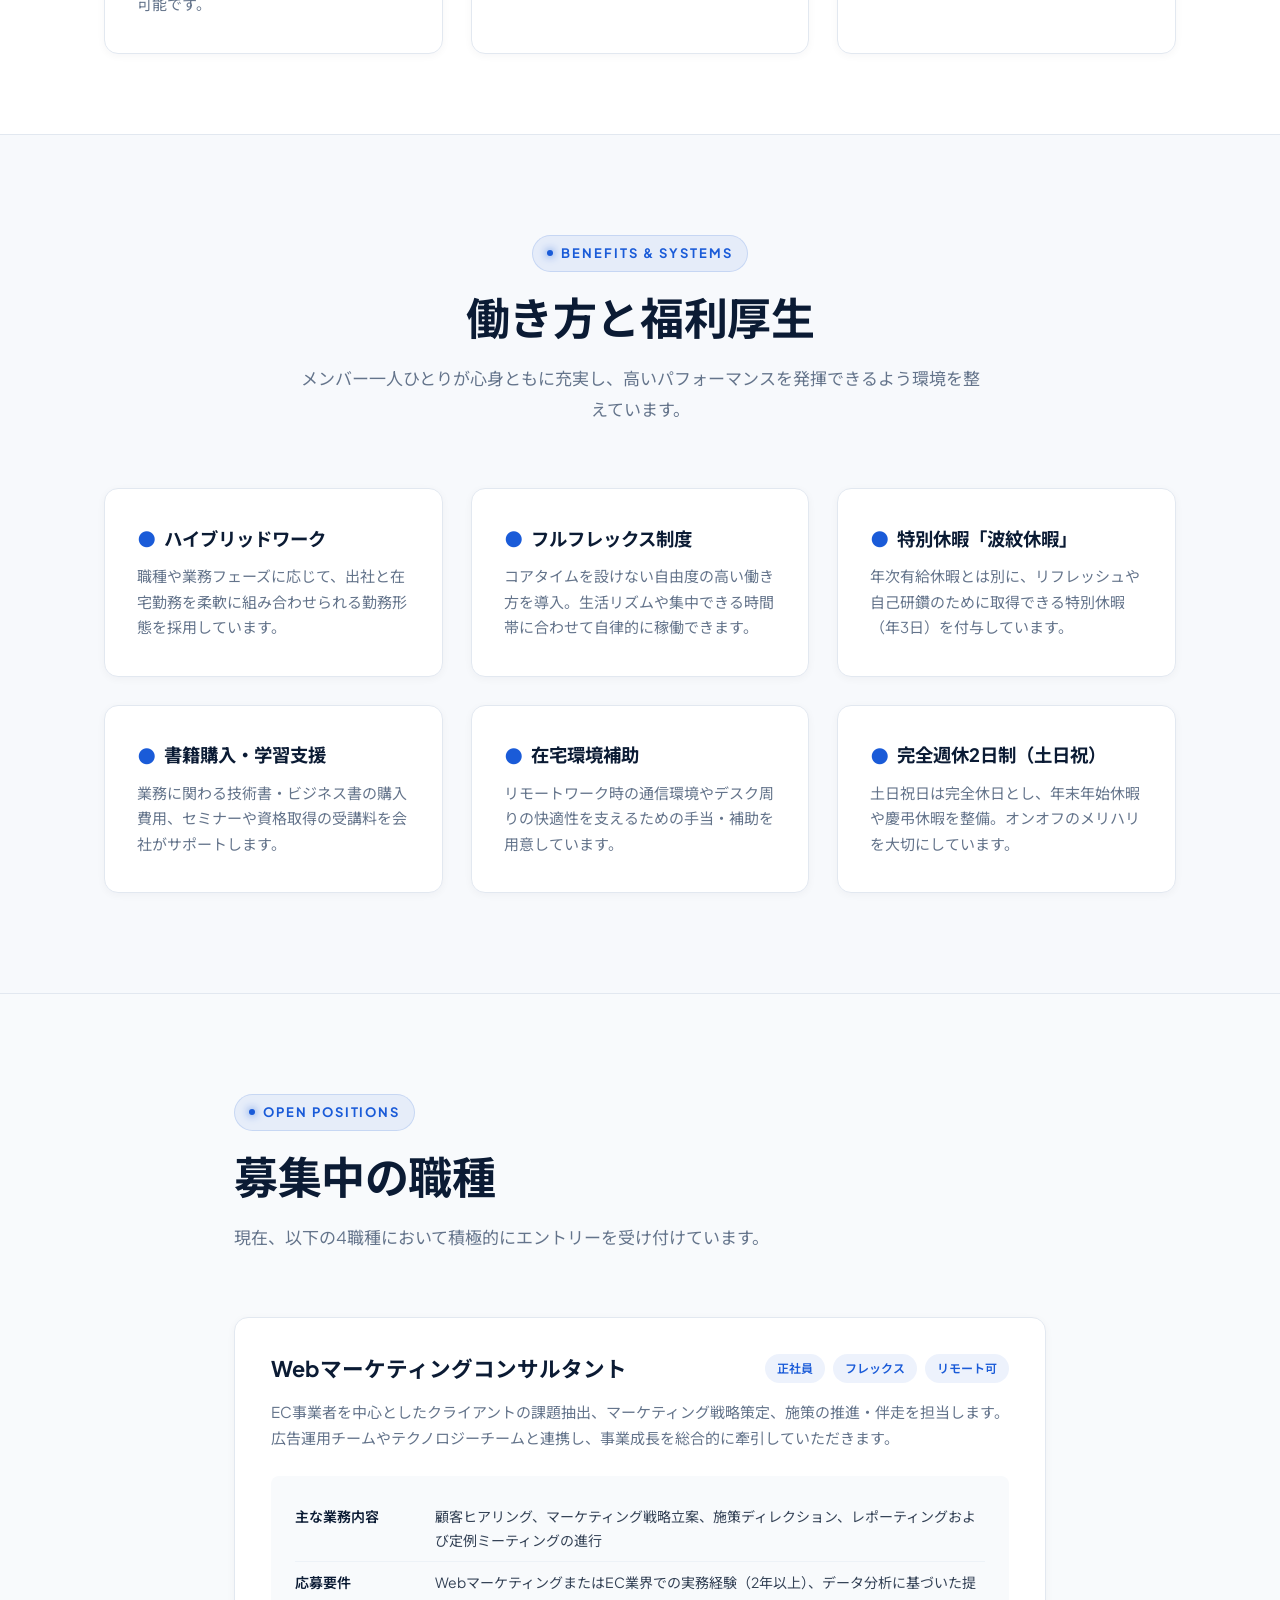
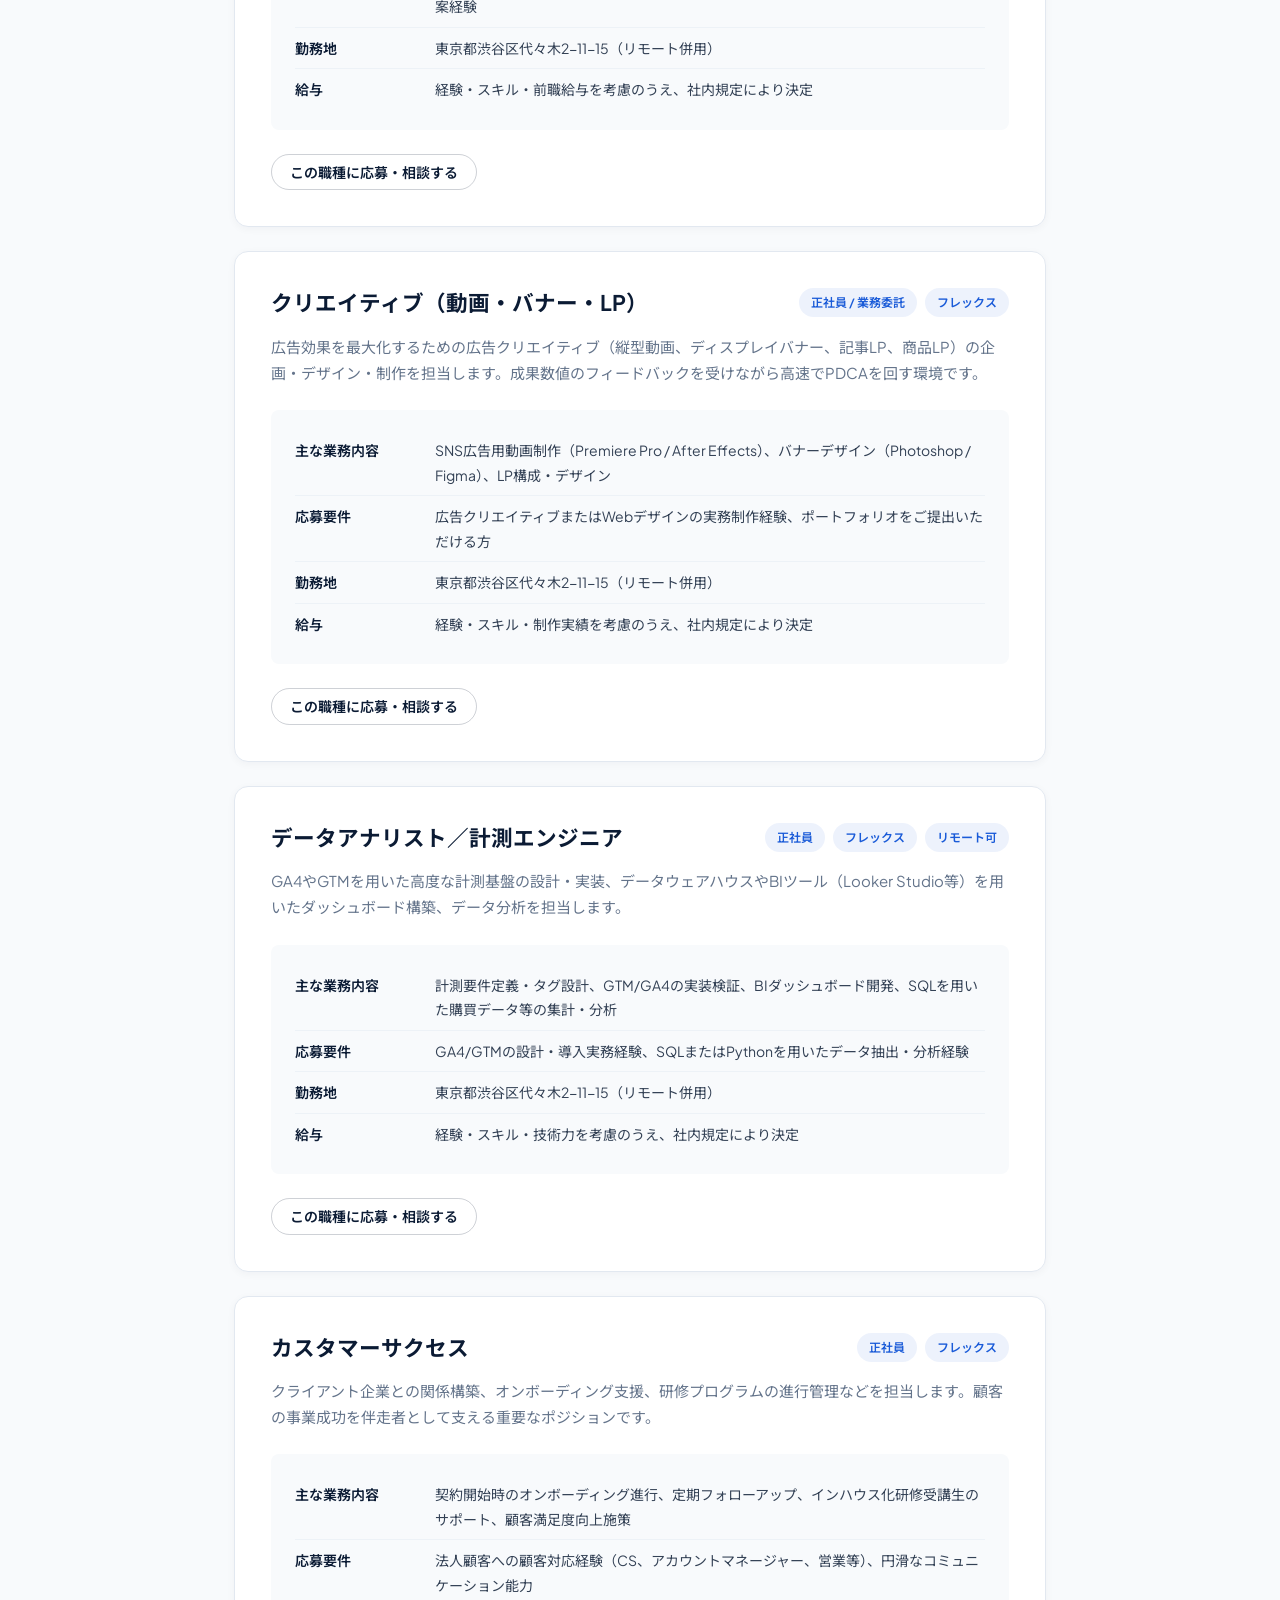
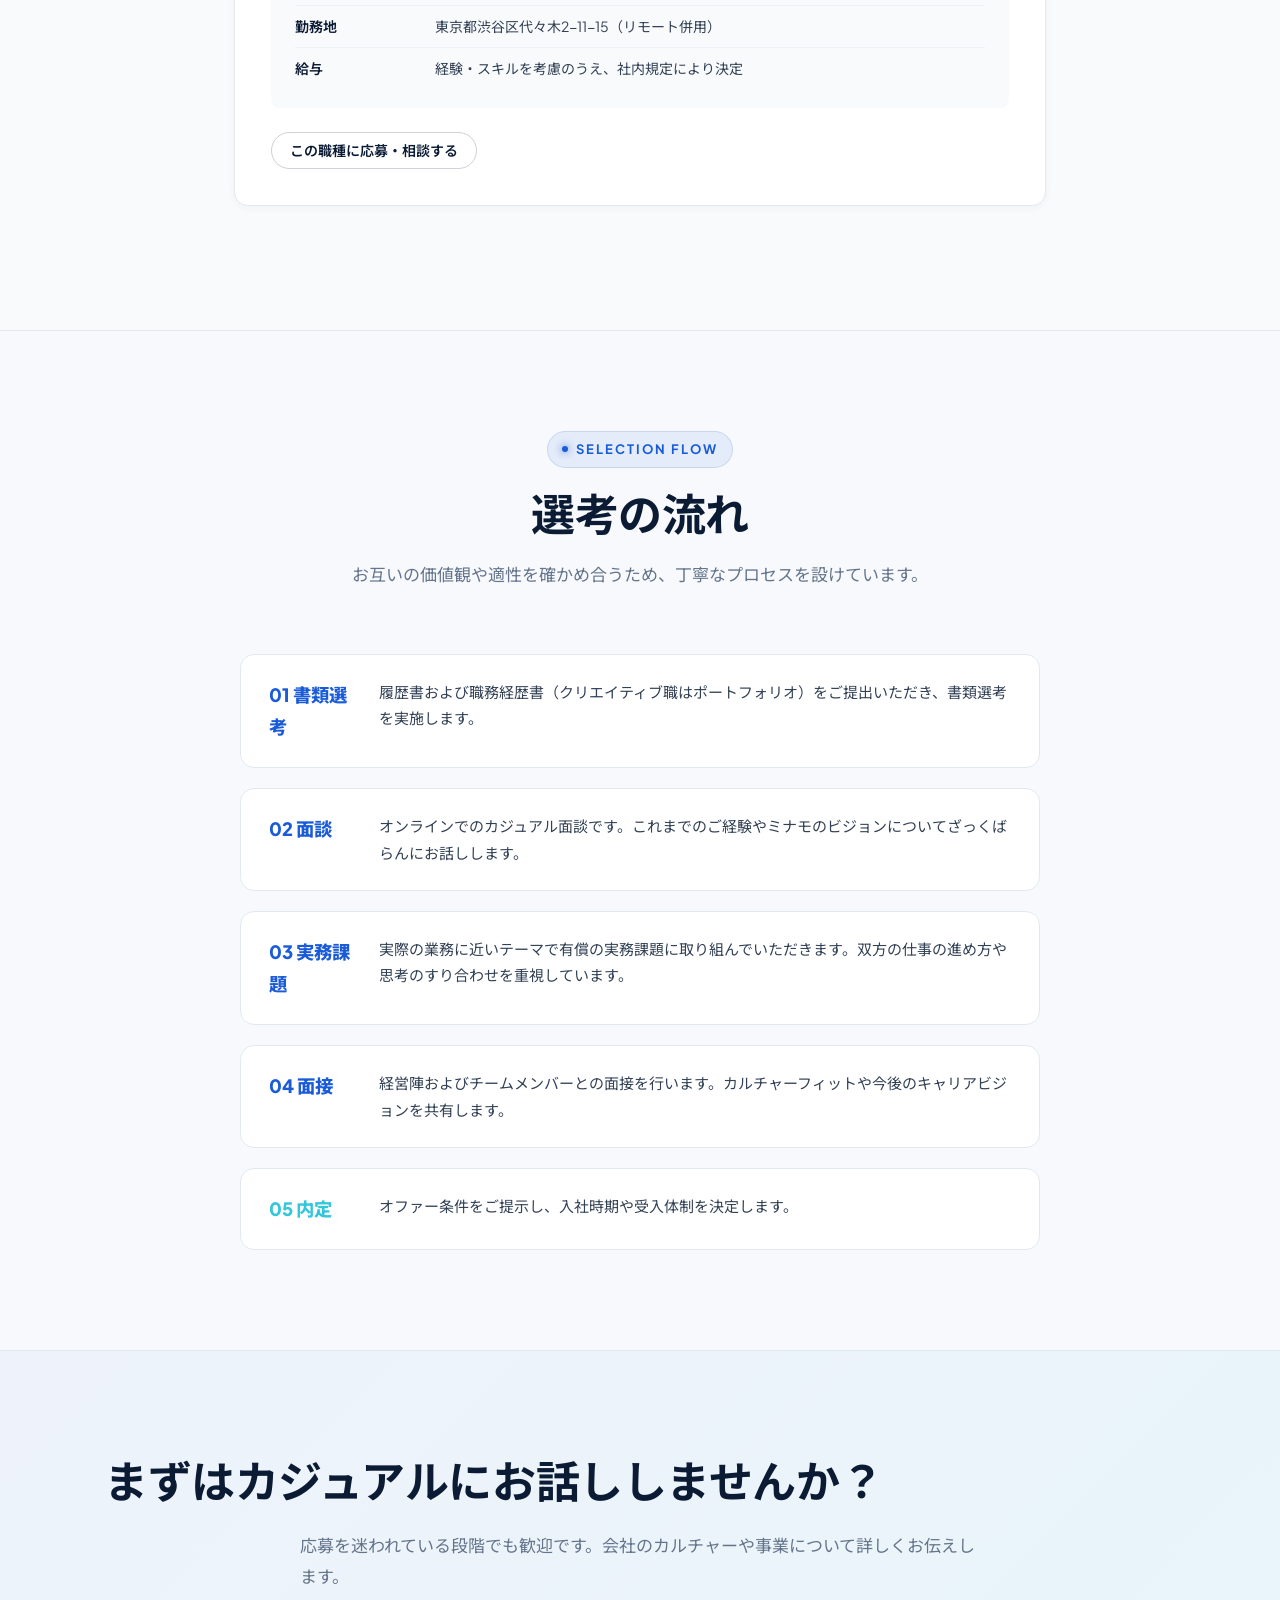
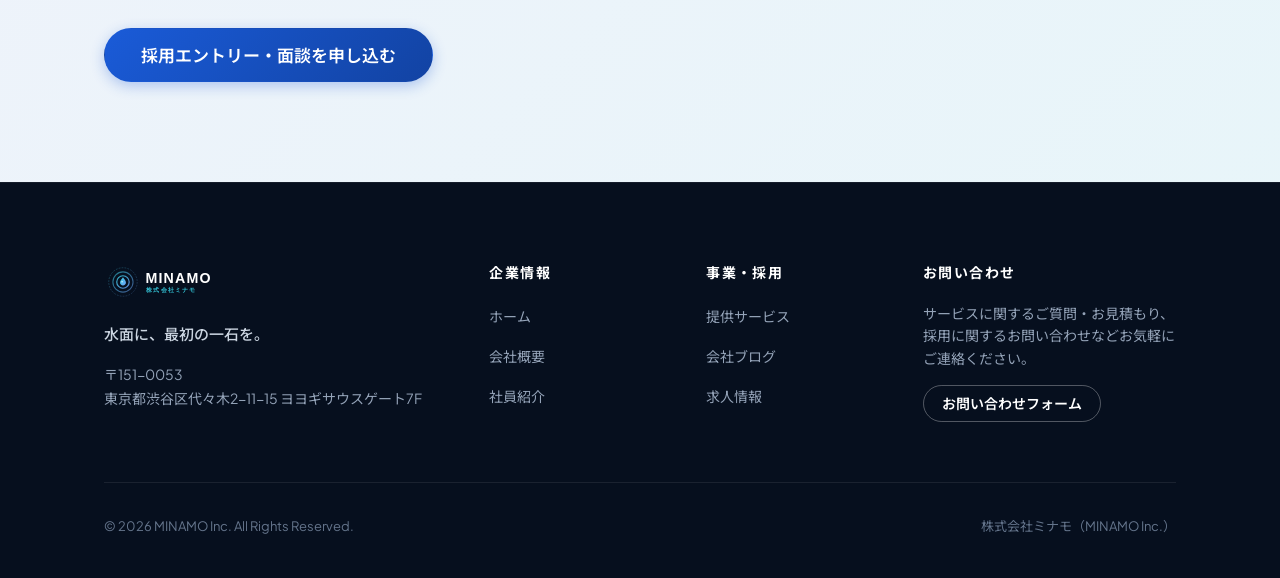
<file: careers/index.html>
<!DOCTYPE html>
<html lang="ja">
<head>
  <meta charset="UTF-8">
  <meta name="viewport" content="width=device-width, initial-scale=1.0">
  <title>求人・採用情報｜株式会社ミナモ（MINAMO Inc.）</title>
  <meta name="description" content="株式会社ミナモ（MINAMO Inc.）の採用情報。一社一社に向き合い、必要な一手を考える。異なる専門性を持つメンバーとともに、事業の成長を支える仲間を募集しています。">
  <link rel="icon" type="image/svg+xml" href="../assets/images/favicon.svg">
  <link rel="stylesheet" href="../assets/css/style.css">
  <link rel="stylesheet" href="../assets/css/animations.css">
</head>
<body>

  <!-- Site Header -->
  <header class="site-header">
    <div class="container header-inner">
      <a href="../index.html" class="site-brand" aria-label="株式会社ミナモ ホーム">
        <img src="../assets/images/logo.svg" alt="株式会社ミナモ MINAMO Inc.">
      </a>
      <nav class="nav-desktop" aria-label="メインナビゲーション">
        <ul class="nav-links">
          <li><a href="../index.html" class="nav-link">ホーム</a></li>
          <li><a href="../company/index.html" class="nav-link">会社概要</a></li>
          <li><a href="../services/index.html" class="nav-link">提供サービス</a></li>
          <li><a href="../team/index.html" class="nav-link">社員紹介</a></li>
          <li><a href="../blog/index.html" class="nav-link">会社ブログ</a></li>
          <li><a href="../careers/index.html" class="nav-link active">求人</a></li>
        </ul>
        <div class="header-cta">
          <button class="btn btn-primary btn-sm" data-open-modal="contact">
            お問い合わせ
            <svg class="btn-icon" viewBox="0 0 24 24" fill="none" stroke="currentColor" stroke-width="2"><path d="M5 12h14M12 5l7 7-7 7"/></svg>
          </button>
        </div>
      </nav>
      <button class="mobile-toggle" aria-label="メニューを開閉する">
        <span class="hamburger-line"></span>
        <span class="hamburger-line"></span>
        <span class="hamburger-line"></span>
      </button>
    </div>
  </header>

  <!-- Mobile Nav Overlay -->
  <div class="mobile-nav-overlay">
    <ul class="mobile-nav-links">
      <li><a href="../index.html" class="nav-link">ホーム</a></li>
      <li><a href="../company/index.html" class="nav-link">会社概要</a></li>
      <li><a href="../services/index.html" class="nav-link">提供サービス</a></li>
      <li><a href="../team/index.html" class="nav-link">社員紹介</a></li>
      <li><a href="../blog/index.html" class="nav-link">会社ブログ</a></li>
      <li><a href="../careers/index.html" class="nav-link active">求人</a></li>
      <li style="margin-top: 16px;">
        <button class="btn btn-primary btn-lg" data-open-modal="contact">お問い合わせ</button>
      </li>
    </ul>
  </div>

  <!-- Subpage Hero -->
  <div class="subpage-hero">
    <div class="container">
      <nav class="breadcrumbs" aria-label="パンくずリスト">
        <a href="../index.html">ホーム</a>
        <span>/</span>
        <span>求人</span>
      </nav>
      <h1 class="subpage-title">採用情報</h1>
      <p class="subpage-desc">
        水面に、最初の一石を投じる仲間を募集しています。専門性を活かし、事業の成長を本質から支える環境です。
      </p>
    </div>
  </div>

  <!-- 1. Message: 採用メッセージ -->
  <section class="section" style="padding-bottom: 60px;">
    <div class="container container-narrow">
      <div class="reveal">
        <div class="section-tag">
          <span class="section-tag-dot"></span>
          <span>Message</span>
        </div>
        <h2 style="font-size: clamp(1.85rem, 3.5vw, 2.5rem); line-height: 1.4; margin-bottom: 24px; color: var(--color-navy);">
          一社一社に向き合い、必要な一手を考える。<br>
          <span class="text-gradient">異なる専門性を持つメンバーとともに、<br class="pc-only">事業の成長を支える仕事です。</span>
        </h2>
        <div style="font-size: 1.0625rem; color: var(--color-text-body); line-height: 1.9;">
          <p style="margin-bottom: 20px;">
            株式会社ミナモは、2023年4月に設立されたマーケティング・グロース支援企業です。私たちが大切にしているのは、形だけの施策提案ではなく、顧客の事業や商品を深く理解し、データに基づいた真の一手を打つことです。
          </p>
          <p>
            マーケター、アナリスト、クリエイター、エンジニアがワンチームとなり、お互いの領域をリスペクトしながら価値を届ける。自身のスキルを磨きながら、クライアントの挑戦に伴走したいあなたのご応募をお待ちしています。
          </p>
        </div>
      </div>
    </div>
  </section>

  <!-- 2. Work Style & How We Work -->
  <section class="section" style="background: #FFFFFF; border-top: 1px solid var(--color-border); border-bottom: 1px solid var(--color-border); padding: 80px 0;">
    <div class="container">
      <div class="section-header text-center reveal">
        <div class="section-tag">
          <span class="section-tag-dot"></span>
          <span>Culture & How We Work</span>
        </div>
        <h2 class="section-title">仕事の進め方</h2>
        <p class="section-lead">
          ミナモでは、職種を超えた有機的な連携とファクトベースの議論を重んじています。
        </p>
      </div>

      <div class="grid-3 reveal reveal-delay-1">
        <div class="card">
          <div class="card-icon-wrap">
            <svg viewBox="0 0 24 24" fill="none" stroke="currentColor" stroke-width="2"><path d="M17 21v-2a4 4 0 0 0-4-4H5a4 4 0 0 0-4 4v2"/><circle cx="9" cy="7" r="4"/><path d="M23 21v-2a4 4 0 0 0-3-3.87"/><path d="M16 3.13a4 4 0 0 1 0 7.75"/></svg>
          </div>
          <h3 style="font-size: 1.25rem; margin-bottom: 12px; color: var(--color-navy);">少数精鋭のクロスファンクショナル体制</h3>
          <p style="color: var(--color-text-muted); font-size: 0.9375rem; line-height: 1.8;">
            案件ごとにコンサルタント・運用者・デザイナー・アナリストが密に連携。部署間の壁がなく、迅速な意思決定と実行が可能です。
          </p>
        </div>

        <div class="card">
          <div class="card-icon-wrap">
            <svg viewBox="0 0 24 24" fill="none" stroke="currentColor" stroke-width="2"><line x1="18" y1="20" x2="18" y2="10"/><line x1="12" y1="20" x2="12" y2="4"/><line x1="6" y1="20" x2="6" y2="14"/></svg>
          </div>
          <h3 style="font-size: 1.25rem; margin-bottom: 12px; color: var(--color-navy);">数字とロジックを共通言語に</h3>
          <p style="color: var(--color-text-muted); font-size: 0.9375rem; line-height: 1.8;">
            主観や経験則だけに頼らず、計測データと客観的事実をもとに議論を組み立てます。成功も失敗も言語化し、再現性のある知見へと昇華します。
          </p>
        </div>

        <div class="card">
          <div class="card-icon-wrap">
            <svg viewBox="0 0 24 24" fill="none" stroke="currentColor" stroke-width="2"><circle cx="12" cy="12" r="10"/><polyline points="12 6 12 12 16 14"/></svg>
          </div>
          <h3 style="font-size: 1.25rem; margin-bottom: 12px; color: var(--color-navy);">自律と裁量を重んじる働き方</h3>
          <p style="color: var(--color-text-muted); font-size: 0.9375rem; line-height: 1.8;">
            プロフェッショナルとして成果を最大化できるよう、時間や場所の管理ではなく、自律的な業務コントロールを尊重しています。
          </p>
        </div>
      </div>
    </div>
  </section>

  <!-- 3. Benefits & Systems -->
  <section class="section">
    <div class="container">
      <div class="section-header text-center reveal">
        <div class="section-tag">
          <span class="section-tag-dot"></span>
          <span>Benefits & Systems</span>
        </div>
        <h2 class="section-title">働き方と福利厚生</h2>
        <p class="section-lead">
          メンバー一人ひとりが心身ともに充実し、高いパフォーマンスを発揮できるよう環境を整えています。
        </p>
      </div>

      <div class="grid-3 reveal reveal-delay-1">
        <div class="card">
          <h4 style="font-size: 1.15rem; color: var(--color-navy); margin-bottom: 10px; display: flex; align-items: center; gap: 8px;">
            <span style="color: var(--color-primary); font-size: 1.3rem;">●</span> ハイブリッドワーク
          </h4>
          <p style="color: var(--color-text-muted); font-size: 0.9375rem; line-height: 1.7;">
            職種や業務フェーズに応じて、出社と在宅勤務を柔軟に組み合わせられる勤務形態を採用しています。
          </p>
        </div>

        <div class="card">
          <h4 style="font-size: 1.15rem; color: var(--color-navy); margin-bottom: 10px; display: flex; align-items: center; gap: 8px;">
            <span style="color: var(--color-primary); font-size: 1.3rem;">●</span> フルフレックス制度
          </h4>
          <p style="color: var(--color-text-muted); font-size: 0.9375rem; line-height: 1.7;">
            コアタイムを設けない自由度の高い働き方を導入。生活リズムや集中できる時間帯に合わせて自律的に稼働できます。
          </p>
        </div>

        <div class="card">
          <h4 style="font-size: 1.15rem; color: var(--color-navy); margin-bottom: 10px; display: flex; align-items: center; gap: 8px;">
            <span style="color: var(--color-primary); font-size: 1.3rem;">●</span> 特別休暇「波紋休暇」
          </h4>
          <p style="color: var(--color-text-muted); font-size: 0.9375rem; line-height: 1.7;">
            年次有給休暇とは別に、リフレッシュや自己研鑽のために取得できる特別休暇（年3日）を付与しています。
          </p>
        </div>

        <div class="card">
          <h4 style="font-size: 1.15rem; color: var(--color-navy); margin-bottom: 10px; display: flex; align-items: center; gap: 8px;">
            <span style="color: var(--color-primary); font-size: 1.3rem;">●</span> 書籍購入・学習支援
          </h4>
          <p style="color: var(--color-text-muted); font-size: 0.9375rem; line-height: 1.7;">
            業務に関わる技術書・ビジネス書の購入費用、セミナーや資格取得の受講料を会社がサポートします。
          </p>
        </div>

        <div class="card">
          <h4 style="font-size: 1.15rem; color: var(--color-navy); margin-bottom: 10px; display: flex; align-items: center; gap: 8px;">
            <span style="color: var(--color-primary); font-size: 1.3rem;">●</span> 在宅環境補助
          </h4>
          <p style="color: var(--color-text-muted); font-size: 0.9375rem; line-height: 1.7;">
            リモートワーク時の通信環境やデスク周りの快適性を支えるための手当・補助を用意しています。
          </p>
        </div>

        <div class="card">
          <h4 style="font-size: 1.15rem; color: var(--color-navy); margin-bottom: 10px; display: flex; align-items: center; gap: 8px;">
            <span style="color: var(--color-primary); font-size: 1.3rem;">●</span> 完全週休2日制（土日祝）
          </h4>
          <p style="color: var(--color-text-muted); font-size: 0.9375rem; line-height: 1.7;">
            土日祝日は完全休日とし、年末年始休暇や慶弔休暇を整備。オンオフのメリハリを大切にしています。
          </p>
        </div>
      </div>
    </div>
  </section>

  <!-- 4. Job Openings -->
  <section class="section" style="background: #F8FAFC; border-top: 1px solid var(--color-border); border-bottom: 1px solid var(--color-border);">
    <div class="container container-narrow">
      <div class="section-header reveal">
        <div class="section-tag">
          <span class="section-tag-dot"></span>
          <span>Open Positions</span>
        </div>
        <h2 class="section-title">募集中の職種</h2>
        <p class="section-lead">
          現在、以下の4職種において積極的にエントリーを受け付けています。
        </p>
      </div>

      <div class="reveal reveal-delay-1">
        <!-- Job 1 -->
        <div class="job-card">
          <div class="job-header">
            <h3 class="job-title">Webマーケティングコンサルタント</h3>
            <div class="job-tags">
              <span class="job-tag">正社員</span>
              <span class="job-tag">フレックス</span>
              <span class="job-tag">リモート可</span>
            </div>
          </div>
          <p class="job-desc">
            EC事業者を中心としたクライアントの課題抽出、マーケティング戦略策定、施策の推進・伴走を担当します。広告運用チームやテクノロジーチームと連携し、事業成長を総合的に牽引していただきます。
          </p>
          <div class="job-details-list">
            <div class="job-detail-row">
              <div class="job-detail-label">主な業務内容</div>
              <div class="job-detail-val">顧客ヒアリング、マーケティング戦略立案、施策ディレクション、レポーティングおよび定例ミーティングの進行</div>
            </div>
            <div class="job-detail-row">
              <div class="job-detail-label">応募要件</div>
              <div class="job-detail-val">WebマーケティングまたはEC業界での実務経験（2年以上）、データ分析に基づいた提案経験</div>
            </div>
            <div class="job-detail-row">
              <div class="job-detail-label">勤務地</div>
              <div class="job-detail-val">東京都渋谷区代々木2-11-15（リモート併用）</div>
            </div>
            <div class="job-detail-row">
              <div class="job-detail-label">給与</div>
              <div class="job-detail-val">経験・スキル・前職給与を考慮のうえ、社内規定により決定</div>
            </div>
          </div>
          <button class="btn btn-outline btn-sm" data-open-modal="contact">この職種に応募・相談する</button>
        </div>

        <!-- Job 2 -->
        <div class="job-card">
          <div class="job-header">
            <h3 class="job-title">クリエイティブ（動画・バナー・LP）</h3>
            <div class="job-tags">
              <span class="job-tag">正社員 / 業務委託</span>
              <span class="job-tag">フレックス</span>
            </div>
          </div>
          <p class="job-desc">
            広告効果を最大化するための広告クリエイティブ（縦型動画、ディスプレイバナー、記事LP、商品LP）の企画・デザイン・制作を担当します。成果数値のフィードバックを受けながら高速でPDCAを回す環境です。
          </p>
          <div class="job-details-list">
            <div class="job-detail-row">
              <div class="job-detail-label">主な業務内容</div>
              <div class="job-detail-val">SNS広告用動画制作（Premiere Pro / After Effects）、バナーデザイン（Photoshop / Figma）、LP構成・デザイン</div>
            </div>
            <div class="job-detail-row">
              <div class="job-detail-label">応募要件</div>
              <div class="job-detail-val">広告クリエイティブまたはWebデザインの実務制作経験、ポートフォリオをご提出いただける方</div>
            </div>
            <div class="job-detail-row">
              <div class="job-detail-label">勤務地</div>
              <div class="job-detail-val">東京都渋谷区代々木2-11-15（リモート併用）</div>
            </div>
            <div class="job-detail-row">
              <div class="job-detail-label">給与</div>
              <div class="job-detail-val">経験・スキル・制作実績を考慮のうえ、社内規定により決定</div>
            </div>
          </div>
          <button class="btn btn-outline btn-sm" data-open-modal="contact">この職種に応募・相談する</button>
        </div>

        <!-- Job 3 -->
        <div class="job-card">
          <div class="job-header">
            <h3 class="job-title">データアナリスト／計測エンジニア</h3>
            <div class="job-tags">
              <span class="job-tag">正社員</span>
              <span class="job-tag">フレックス</span>
              <span class="job-tag">リモート可</span>
            </div>
          </div>
          <p class="job-desc">
            GA4やGTMを用いた高度な計測基盤の設計・実装、データウェアハウスやBIツール（Looker Studio等）を用いたダッシュボード構築、データ分析を担当します。
          </p>
          <div class="job-details-list">
            <div class="job-detail-row">
              <div class="job-detail-label">主な業務内容</div>
              <div class="job-detail-val">計測要件定義・タグ設計、GTM/GA4の実装検証、BIダッシュボード開発、SQLを用いた購買データ等の集計・分析</div>
            </div>
            <div class="job-detail-row">
              <div class="job-detail-label">応募要件</div>
              <div class="job-detail-val">GA4/GTMの設計・導入実務経験、SQLまたはPythonを用いたデータ抽出・分析経験</div>
            </div>
            <div class="job-detail-row">
              <div class="job-detail-label">勤務地</div>
              <div class="job-detail-val">東京都渋谷区代々木2-11-15（リモート併用）</div>
            </div>
            <div class="job-detail-row">
              <div class="job-detail-label">給与</div>
              <div class="job-detail-val">経験・スキル・技術力を考慮のうえ、社内規定により決定</div>
            </div>
          </div>
          <button class="btn btn-outline btn-sm" data-open-modal="contact">この職種に応募・相談する</button>
        </div>

        <!-- Job 4 -->
        <div class="job-card">
          <div class="job-header">
            <h3 class="job-title">カスタマーサクセス</h3>
            <div class="job-tags">
              <span class="job-tag">正社員</span>
              <span class="job-tag">フレックス</span>
            </div>
          </div>
          <p class="job-desc">
            クライアント企業との関係構築、オンボーディング支援、研修プログラムの進行管理などを担当します。顧客の事業成功を伴走者として支える重要なポジションです。
          </p>
          <div class="job-details-list">
            <div class="job-detail-row">
              <div class="job-detail-label">主な業務内容</div>
              <div class="job-detail-val">契約開始時のオンボーディング進行、定期フォローアップ、インハウス化研修受講生のサポート、顧客満足度向上施策</div>
            </div>
            <div class="job-detail-row">
              <div class="job-detail-label">応募要件</div>
              <div class="job-detail-val">法人顧客への顧客対応経験（CS、アカウントマネージャー、営業等）、円滑なコミュニケーション能力</div>
            </div>
            <div class="job-detail-row">
              <div class="job-detail-label">勤務地</div>
              <div class="job-detail-val">東京都渋谷区代々木2-11-15（リモート併用）</div>
            </div>
            <div class="job-detail-row">
              <div class="job-detail-label">給与</div>
              <div class="job-detail-val">経験・スキルを考慮のうえ、社内規定により決定</div>
            </div>
          </div>
          <button class="btn btn-outline btn-sm" data-open-modal="contact">この職種に応募・相談する</button>
        </div>
      </div>
    </div>
  </section>

  <!-- 5. Selection Process -->
  <section class="section">
    <div class="container">
      <div class="section-header text-center reveal">
        <div class="section-tag">
          <span class="section-tag-dot"></span>
          <span>Selection Flow</span>
        </div>
        <h2 class="section-title">選考の流れ</h2>
        <p class="section-lead">
          お互いの価値観や適性を確かめ合うため、丁寧なプロセスを設けています。
        </p>
      </div>

      <div class="reveal reveal-delay-1" style="max-width: 800px; margin: 0 auto;">
        <div style="display: flex; flex-direction: column; gap: 20px;">
          <div style="background: var(--color-surface); border: 1px solid var(--color-border); border-radius: var(--radius-md); padding: 24px 28px; display: flex; align-items: flex-start; gap: 20px;">
            <div style="font-size: 1.15rem; font-weight: 800; color: var(--color-primary); min-width: 90px;">01 書類選考</div>
            <div>
              <p style="font-size: 0.9375rem; color: var(--color-text-body); margin: 0;">
                履歴書および職務経歴書（クリエイティブ職はポートフォリオ）をご提出いただき、書類選考を実施します。
              </p>
            </div>
          </div>

          <div style="background: var(--color-surface); border: 1px solid var(--color-border); border-radius: var(--radius-md); padding: 24px 28px; display: flex; align-items: flex-start; gap: 20px;">
            <div style="font-size: 1.15rem; font-weight: 800; color: var(--color-primary); min-width: 90px;">02 面談</div>
            <div>
              <p style="font-size: 0.9375rem; color: var(--color-text-body); margin: 0;">
                オンラインでのカジュアル面談です。これまでのご経験やミナモのビジョンについてざっくばらんにお話しします。
              </p>
            </div>
          </div>

          <div style="background: var(--color-surface); border: 1px solid var(--color-border); border-radius: var(--radius-md); padding: 24px 28px; display: flex; align-items: flex-start; gap: 20px;">
            <div style="font-size: 1.15rem; font-weight: 800; color: var(--color-primary); min-width: 90px;">03 実務課題</div>
            <div>
              <p style="font-size: 0.9375rem; color: var(--color-text-body); margin: 0;">
                実際の業務に近いテーマで有償の実務課題に取り組んでいただきます。双方の仕事の進め方や思考のすり合わせを重視しています。
              </p>
            </div>
          </div>

          <div style="background: var(--color-surface); border: 1px solid var(--color-border); border-radius: var(--radius-md); padding: 24px 28px; display: flex; align-items: flex-start; gap: 20px;">
            <div style="font-size: 1.15rem; font-weight: 800; color: var(--color-primary); min-width: 90px;">04 面接</div>
            <div>
              <p style="font-size: 0.9375rem; color: var(--color-text-body); margin: 0;">
                経営陣およびチームメンバーとの面接を行います。カルチャーフィットや今後のキャリアビジョンを共有します。
              </p>
            </div>
          </div>

          <div style="background: var(--color-surface); border: 1px solid var(--color-border); border-radius: var(--radius-md); padding: 24px 28px; display: flex; align-items: flex-start; gap: 20px;">
            <div style="font-size: 1.15rem; font-weight: 800; color: var(--color-accent); min-width: 90px;">05 内定</div>
            <div>
              <p style="font-size: 0.9375rem; color: var(--color-text-body); margin: 0;">
                オファー条件をご提示し、入社時期や受入体制を決定します。
              </p>
            </div>
          </div>
        </div>
      </div>
    </div>
  </section>

  <!-- 6. Entry CTA -->
  <section class="section" style="background: linear-gradient(135deg, rgba(26, 91, 216, 0.04) 0%, rgba(52, 198, 217, 0.08) 100%); border-top: 1px solid var(--color-border);">
    <div class="container text-center reveal">
      <h2 class="section-title" style="margin-bottom: 20px;">まずはカジュアルにお話ししませんか？</h2>
      <p class="section-lead" style="margin-left: auto; margin-right: auto; margin-bottom: 36px;">
        応募を迷われている段階でも歓迎です。会社のカルチャーや事業について詳しくお伝えします。
      </p>
      <button class="btn btn-primary btn-lg" data-open-modal="contact">採用エントリー・面談を申し込む</button>
    </div>
  </section>

  <!-- Site Footer -->
  <footer class="site-footer">
    <div class="container">
      <div class="footer-top">
        <div>
          <div class="footer-brand">
            <img src="../assets/images/logo-white.svg" alt="株式会社ミナモ MINAMO Inc.">
          </div>
          <p class="footer-copy-text">水面に、最初の一石を。</p>
          <address class="footer-address">
            〒151-0053<br>
            東京都渋谷区代々木2-11-15 ヨヨギサウスゲート7F
          </address>
        </div>
        <div>
          <h4 class="footer-heading">企業情報</h4>
          <ul class="footer-links">
            <li><a href="../index.html">ホーム</a></li>
            <li><a href="../company/index.html">会社概要</a></li>
            <li><a href="../team/index.html">社員紹介</a></li>
          </ul>
        </div>
        <div>
          <h4 class="footer-heading">事業・採用</h4>
          <ul class="footer-links">
            <li><a href="../services/index.html">提供サービス</a></li>
            <li><a href="../blog/index.html">会社ブログ</a></li>
            <li><a href="../careers/index.html">求人情報</a></li>
          </ul>
        </div>
        <div>
          <h4 class="footer-heading">お問い合わせ</h4>
          <p style="font-size: 0.875rem; color: #94A3B8; margin-bottom: 16px; line-height: 1.6;">
            サービスに関するご質問・お見積もり、採用に関するお問い合わせなどお気軽にご連絡ください。
          </p>
          <button class="btn btn-outline-white btn-sm" data-open-modal="contact">お問い合わせフォーム</button>
        </div>
      </div>
      <div class="footer-bottom">
        <div>&copy; 2026 MINAMO Inc. All Rights Reserved.</div>
        <div>株式会社ミナモ（MINAMO Inc.）</div>
      </div>
    </div>
  </footer>

  <!-- Contact Modal -->
  <div class="modal-backdrop" id="contact-modal" role="dialog" aria-modal="true" aria-labelledby="modal-title">
    <div class="modal-dialog">
      <div class="modal-header">
        <div>
          <h3 class="modal-title" id="modal-title">採用エントリー / お問い合わせ</h3>
          <p style="font-size: 0.875rem; color: var(--color-text-muted); margin-top: 4px;">
            株式会社ミナモの採用窓口です。カジュアル面談も受付中。
          </p>
        </div>
        <button class="modal-close-btn" data-close-modal aria-label="閉じる">
          <svg width="24" height="24" viewBox="0 0 24 24" fill="none" stroke="currentColor" stroke-width="2"><path d="M18 6L6 18M6 6l12 12"/></svg>
        </button>
      </div>
      <div class="modal-body">
        <div id="contact-success-msg" style="display: none; text-align: center; padding: 32px 16px;">
          <div style="width: 56px; height: 56px; background: rgba(52, 198, 217, 0.15); border-radius: 50%; display: flex; align-items: center; justify-content: center; margin: 0 auto 16px; color: var(--color-primary);">
            <svg width="28" height="28" viewBox="0 0 24 24" fill="none" stroke="currentColor" stroke-width="2"><polyline points="20 6 9 17 4 12"/></svg>
          </div>
          <h4 style="font-size: 1.25rem; margin-bottom: 8px; color: var(--color-navy);">ご応募ありがとうございます</h4>
          <p style="color: var(--color-text-muted); font-size: 0.9375rem;">
            内容を確認のうえ、担当者より通常2営業日以内にご連絡いたします。
          </p>
          <button class="btn btn-outline btn-sm" data-close-modal style="margin-top: 24px;">閉じる</button>
        </div>

        <form id="contact-form">
          <div class="form-group">
            <label class="form-label" for="contact-name">お名前<span class="badge-req">必須</span></label>
            <input class="form-input" type="text" id="contact-name" name="name" placeholder="山田 太郎" required>
          </div>
          <div class="form-group">
            <label class="form-label" for="contact-company">ご所属・現職（任意）</label>
            <input class="form-input" type="text" id="contact-company" name="company" placeholder="現職またはフリーランス">
          </div>
          <div class="form-group">
            <label class="form-label" for="contact-email">メールアドレス<span class="badge-req">必須</span></label>
            <input class="form-input" type="email" id="contact-email" name="email" placeholder="example@minamo.co.jp" required>
          </div>
          <div class="form-group">
            <label class="form-label" for="contact-category">希望職種・内容<span class="badge-req">必須</span></label>
            <select class="form-select" id="contact-category" name="category" required>
              <option value="consultant">Webマーケティングコンサルタント</option>
              <option value="creative">クリエイティブ（動画・バナー・LP）</option>
              <option value="analyst">データアナリスト／計測エンジニア</option>
              <option value="cs">カスタマーサクセス</option>
              <option value="casual">まずはカジュアル面談を希望</option>
            </select>
          </div>
          <div class="form-group">
            <label class="form-label" for="contact-message">自己PR・ポートフォリオURL・志望動機など<span class="badge-req">必須</span></label>
            <textarea class="form-textarea" id="contact-message" name="message" placeholder="ポートフォリオのURLや、これまでのご経験、希望する働き方などをご記入ください。" required></textarea>
          </div>
          <p style="font-size: 0.75rem; color: var(--color-text-light); margin-bottom: 20px; line-height: 1.6;">
            ※ご入力いただいた個人情報は、採用選考およびご連絡の目的にのみ利用いたします。
          </p>
          <button type="submit" class="btn btn-primary" style="width: 100%;">エントリーを送信する</button>
        </form>
      </div>
    </div>
  </div>

  <script src="../assets/js/main.js"></script>
</body>
</html>
</file>
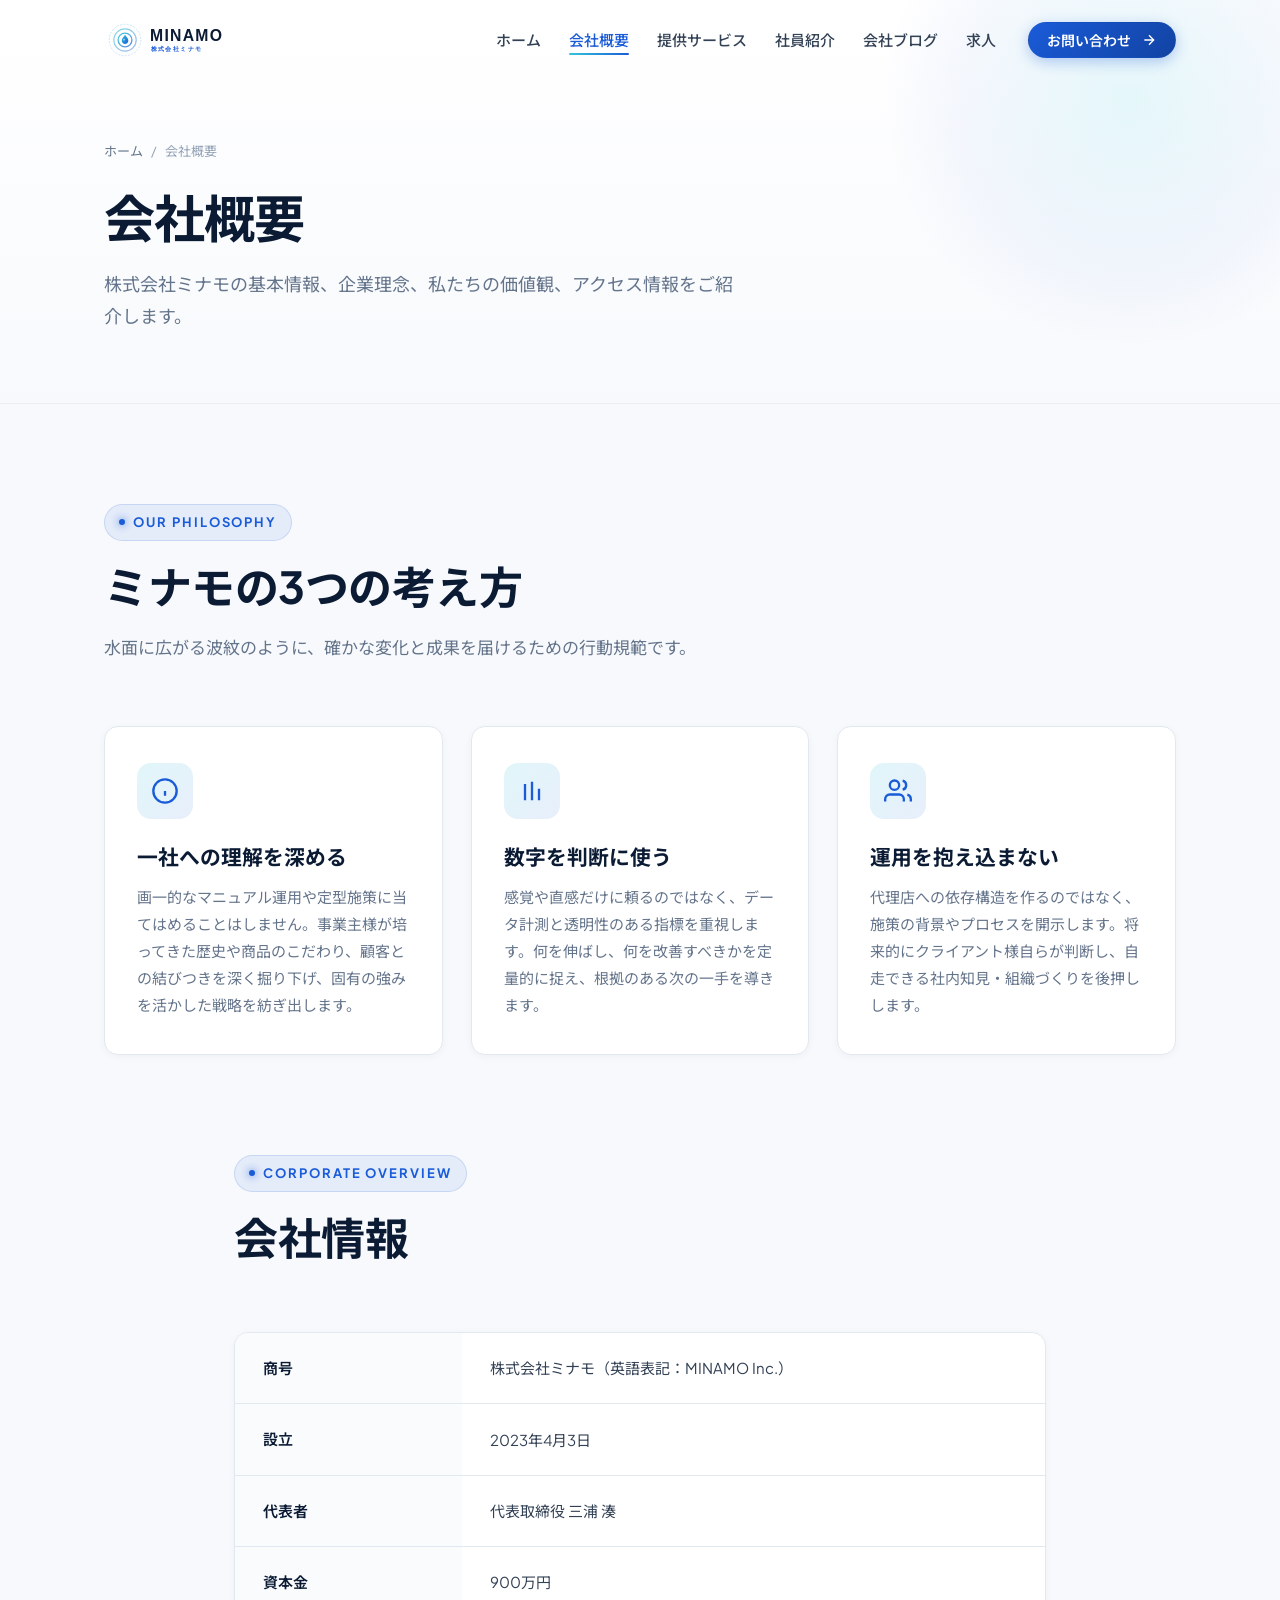
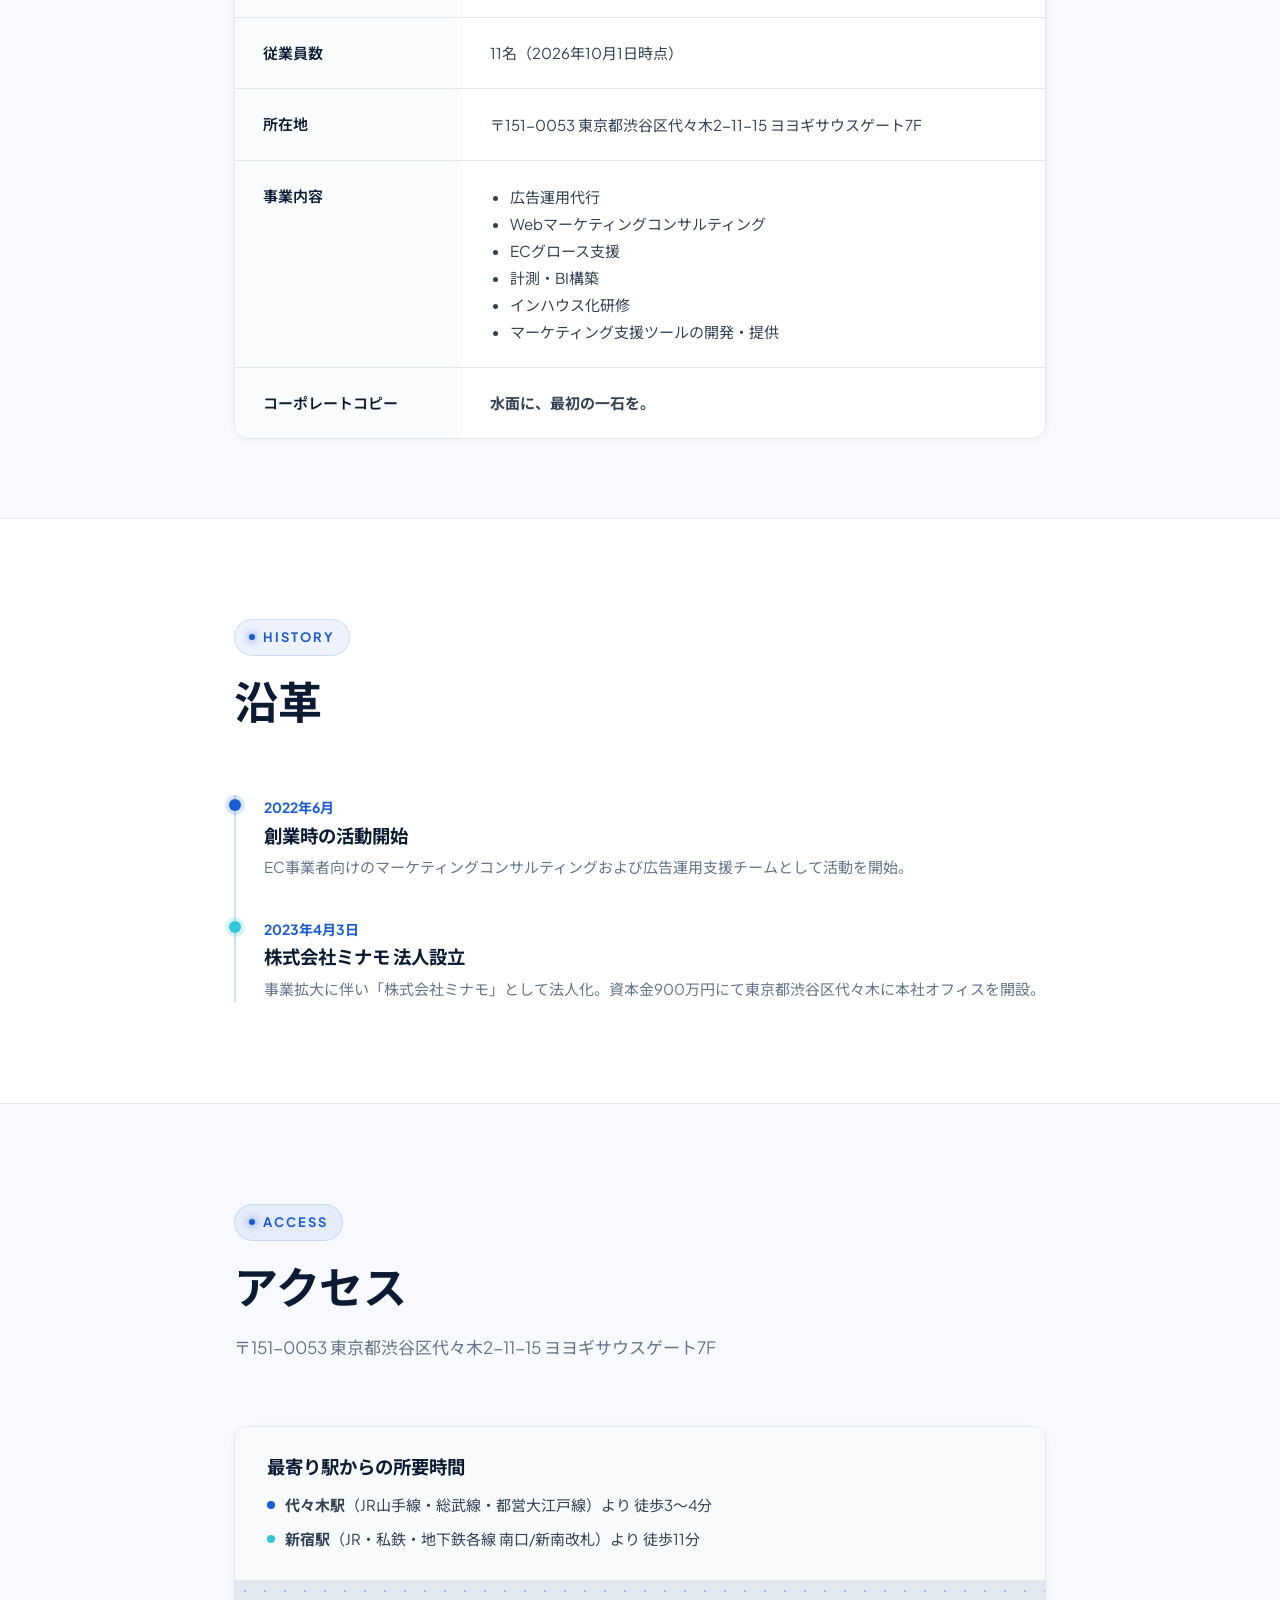
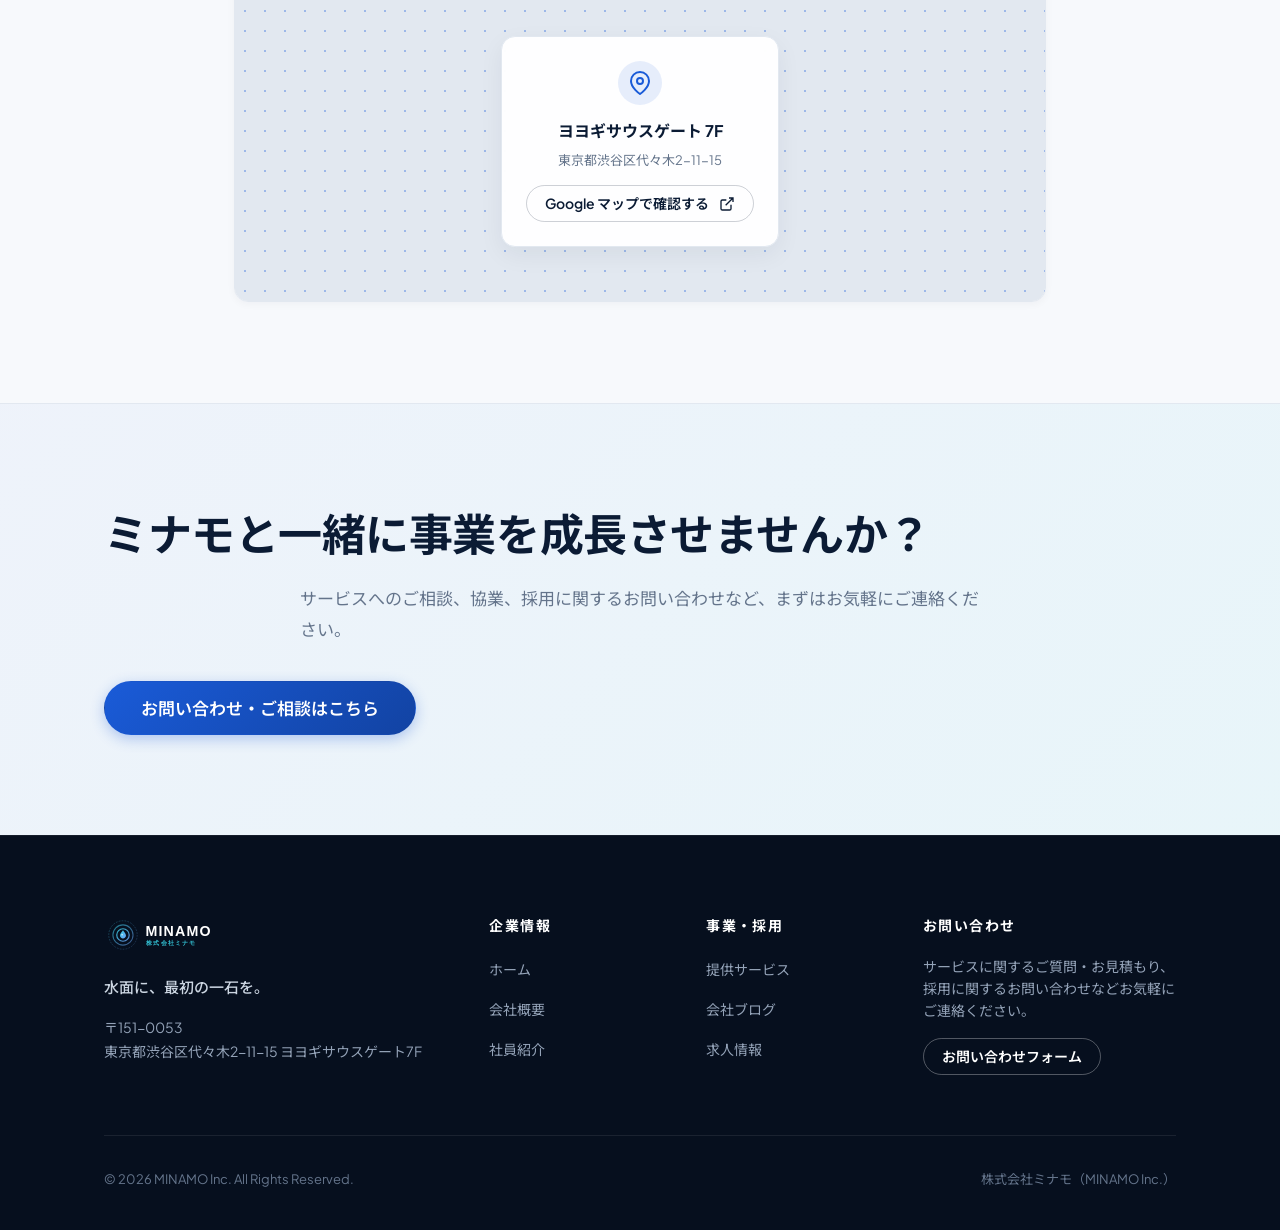
<file: company/index.html>
<!DOCTYPE html>
<html lang="ja">
<head>
  <meta charset="UTF-8">
  <meta name="viewport" content="width=device-width, initial-scale=1.0">
  <title>会社概要｜株式会社ミナモ（MINAMO Inc.）</title>
  <meta name="description" content="株式会社ミナモ（MINAMO Inc.）の会社概要ページです。商号、代表者、所在地、資本金、会社の考え方、アクセス情報などを掲載しています。">
  <link rel="icon" type="image/svg+xml" href="../assets/images/favicon.svg">
  <link rel="stylesheet" href="../assets/css/style.css">
  <link rel="stylesheet" href="../assets/css/animations.css">
</head>
<body>

  <!-- Site Header -->
  <header class="site-header">
    <div class="container header-inner">
      <a href="../index.html" class="site-brand" aria-label="株式会社ミナモ ホーム">
        <img src="../assets/images/logo.svg" alt="株式会社ミナモ MINAMO Inc.">
      </a>
      <nav class="nav-desktop" aria-label="メインナビゲーション">
        <ul class="nav-links">
          <li><a href="../index.html" class="nav-link">ホーム</a></li>
          <li><a href="../company/index.html" class="nav-link active">会社概要</a></li>
          <li><a href="../services/index.html" class="nav-link">提供サービス</a></li>
          <li><a href="../team/index.html" class="nav-link">社員紹介</a></li>
          <li><a href="../blog/index.html" class="nav-link">会社ブログ</a></li>
          <li><a href="../careers/index.html" class="nav-link">求人</a></li>
        </ul>
        <div class="header-cta">
          <button class="btn btn-primary btn-sm" data-open-modal="contact">
            お問い合わせ
            <svg class="btn-icon" viewBox="0 0 24 24" fill="none" stroke="currentColor" stroke-width="2"><path d="M5 12h14M12 5l7 7-7 7"/></svg>
          </button>
        </div>
      </nav>
      <button class="mobile-toggle" aria-label="メニューを開閉する">
        <span class="hamburger-line"></span>
        <span class="hamburger-line"></span>
        <span class="hamburger-line"></span>
      </button>
    </div>
  </header>

  <!-- Mobile Nav Overlay -->
  <div class="mobile-nav-overlay">
    <ul class="mobile-nav-links">
      <li><a href="../index.html" class="nav-link">ホーム</a></li>
      <li><a href="../company/index.html" class="nav-link active">会社概要</a></li>
      <li><a href="../services/index.html" class="nav-link">提供サービス</a></li>
      <li><a href="../team/index.html" class="nav-link">社員紹介</a></li>
      <li><a href="../blog/index.html" class="nav-link">会社ブログ</a></li>
      <li><a href="../careers/index.html" class="nav-link">求人</a></li>
      <li style="margin-top: 16px;">
        <button class="btn btn-primary btn-lg" data-open-modal="contact">お問い合わせ</button>
      </li>
    </ul>
  </div>

  <!-- Subpage Hero -->
  <div class="subpage-hero">
    <div class="container">
      <nav class="breadcrumbs" aria-label="パンくずリスト">
        <a href="../index.html">ホーム</a>
        <span>/</span>
        <span>会社概要</span>
      </nav>
      <h1 class="subpage-title">会社概要</h1>
      <p class="subpage-desc">
        株式会社ミナモの基本情報、企業理念、私たちの価値観、アクセス情報をご紹介します。
      </p>
    </div>
  </div>

  <!-- 1. Philosophy: 会社の考え方 -->
  <section class="section" style="padding-bottom: 60px;">
    <div class="container">
      <div class="section-header reveal">
        <div class="section-tag">
          <span class="section-tag-dot"></span>
          <span>Our Philosophy</span>
        </div>
        <h2 class="section-title">ミナモの3つの考え方</h2>
        <p class="section-lead">
          水面に広がる波紋のように、確かな変化と成果を届けるための行動規範です。
        </p>
      </div>

      <div class="grid-3 reveal reveal-delay-1">
        <!-- 1: 一社への理解を深める -->
        <div class="card">
          <div class="card-icon-wrap">
            <svg viewBox="0 0 24 24" fill="none" stroke="currentColor" stroke-width="2"><circle cx="12" cy="12" r="10"/><path d="M12 16v-4M12 8h.01"/></svg>
          </div>
          <h3 style="font-size: 1.3rem; margin-bottom: 12px; color: var(--color-navy);">一社への理解を深める</h3>
          <p style="color: var(--color-text-muted); font-size: 0.9375rem; line-height: 1.8;">
            画一的なマニュアル運用や定型施策に当てはめることはしません。事業主様が培ってきた歴史や商品のこだわり、顧客との結びつきを深く掘り下げ、固有の強みを活かした戦略を紡ぎ出します。
          </p>
        </div>

        <!-- 2: 数字を判断に使う -->
        <div class="card">
          <div class="card-icon-wrap">
            <svg viewBox="0 0 24 24" fill="none" stroke="currentColor" stroke-width="2"><path d="M18 20V10M12 20V4M6 20v-14"/></svg>
          </div>
          <h3 style="font-size: 1.3rem; margin-bottom: 12px; color: var(--color-navy);">数字を判断に使う</h3>
          <p style="color: var(--color-text-muted); font-size: 0.9375rem; line-height: 1.8;">
            感覚や直感だけに頼るのではなく、データ計測と透明性のある指標を重視します。何を伸ばし、何を改善すべきかを定量的に捉え、根拠のある次の一手を導きます。
          </p>
        </div>

        <!-- 3: 運用を抱え込まない -->
        <div class="card">
          <div class="card-icon-wrap">
            <svg viewBox="0 0 24 24" fill="none" stroke="currentColor" stroke-width="2"><path d="M17 21v-2a4 4 0 0 0-4-4H5a4 4 0 0 0-4 4v2"/><circle cx="9" cy="7" r="4"/><path d="M23 21v-2a4 4 0 0 0-3-3.87"/><path d="M16 3.13a4 4 0 0 1 0 7.75"/></svg>
          </div>
          <h3 style="font-size: 1.3rem; margin-bottom: 12px; color: var(--color-navy);">運用を抱え込まない</h3>
          <p style="color: var(--color-text-muted); font-size: 0.9375rem; line-height: 1.8;">
            代理店への依存構造を作るのではなく、施策の背景やプロセスを開示します。将来的にクライアント様自らが判断し、自走できる社内知見・組織づくりを後押しします。
          </p>
        </div>
      </div>
    </div>
  </section>

  <!-- 2. Company Information Table -->
  <section class="section" style="padding-top: 40px; padding-bottom: 80px;">
    <div class="container container-narrow">
      <div class="section-header reveal">
        <div class="section-tag">
          <span class="section-tag-dot"></span>
          <span>Corporate Overview</span>
        </div>
        <h2 class="section-title">会社情報</h2>
      </div>

      <div class="reveal reveal-delay-1">
        <table class="info-table">
          <tbody>
            <tr>
              <th>商号</th>
              <td>株式会社ミナモ（英語表記：MINAMO Inc.）</td>
            </tr>
            <tr>
              <th>設立</th>
              <td>2023年4月3日</td>
            </tr>
            <tr>
              <th>代表者</th>
              <td>代表取締役 三浦 湊</td>
            </tr>
            <tr>
              <th>資本金</th>
              <td>900万円</td>
            </tr>
            <tr>
              <th>従業員数</th>
              <td>11名（2026年10月1日時点）</td>
            </tr>
            <tr>
              <th>所在地</th>
              <td>〒151-0053 東京都渋谷区代々木2-11-15 ヨヨギサウスゲート7F</td>
            </tr>
            <tr>
              <th>事業内容</th>
              <td>
                <ul style="padding-left: 20px; margin: 0; line-height: 1.8;">
                  <li>広告運用代行</li>
                  <li>Webマーケティングコンサルティング</li>
                  <li>ECグロース支援</li>
                  <li>計測・BI構築</li>
                  <li>インハウス化研修</li>
                  <li>マーケティング支援ツールの開発・提供</li>
                </ul>
              </td>
            </tr>
            <tr>
              <th>コーポレートコピー</th>
              <td><strong>水面に、最初の一石を。</strong></td>
            </tr>
          </tbody>
        </table>
      </div>
    </div>
  </section>

  <!-- 3. History (沿革) -->
  <section class="section" style="background-color: #FFFFFF; border-top: 1px solid var(--color-border); border-bottom: 1px solid var(--color-border);">
    <div class="container container-narrow">
      <div class="section-header reveal">
        <div class="section-tag">
          <span class="section-tag-dot"></span>
          <span>History</span>
        </div>
        <h2 class="section-title">沿革</h2>
      </div>

      <div class="reveal reveal-delay-1" style="position: relative; padding-left: 28px; border-left: 2px solid rgba(26, 91, 216, 0.2);">
        <div style="margin-bottom: 36px; position: relative;">
          <div style="position: absolute; left: -35px; top: 4px; width: 12px; height: 12px; border-radius: 50%; background-color: var(--color-primary); box-shadow: 0 0 0 4px rgba(26, 91, 216, 0.15);"></div>
          <div style="font-size: 0.875rem; font-weight: 700; color: var(--color-primary); margin-bottom: 4px;">2022年6月</div>
          <h3 style="font-size: 1.15rem; margin-bottom: 6px;">創業時の活動開始</h3>
          <p style="color: var(--color-text-muted); font-size: 0.9375rem;">
            EC事業者向けのマーケティングコンサルティングおよび広告運用支援チームとして活動を開始。
          </p>
        </div>

        <div style="position: relative;">
          <div style="position: absolute; left: -35px; top: 4px; width: 12px; height: 12px; border-radius: 50%; background-color: var(--color-accent); box-shadow: 0 0 0 4px rgba(52, 198, 217, 0.2);"></div>
          <div style="font-size: 0.875rem; font-weight: 700; color: var(--color-primary); margin-bottom: 4px;">2023年4月3日</div>
          <h3 style="font-size: 1.15rem; margin-bottom: 6px;">株式会社ミナモ 法人設立</h3>
          <p style="color: var(--color-text-muted); font-size: 0.9375rem;">
            事業拡大に伴い「株式会社ミナモ」として法人化。資本金900万円にて東京都渋谷区代々木に本社オフィスを開設。
          </p>
        </div>
      </div>
    </div>
  </section>

  <!-- 4. Access & Map -->
  <section class="section">
    <div class="container container-narrow">
      <div class="section-header reveal">
        <div class="section-tag">
          <span class="section-tag-dot"></span>
          <span>Access</span>
        </div>
        <h2 class="section-title">アクセス</h2>
        <p class="section-lead">
          〒151-0053 東京都渋谷区代々木2-11-15 ヨヨギサウスゲート7F
        </p>
      </div>

      <div class="card reveal reveal-delay-1" style="padding: 0; overflow: hidden;">
        <div style="padding: 28px 32px; border-bottom: 1px solid var(--color-border); background-color: #F8FAFC;">
          <h3 style="font-size: 1.15rem; margin-bottom: 12px; color: var(--color-navy);">最寄り駅からの所要時間</h3>
          <ul style="list-style: none; display: flex; flex-direction: column; gap: 8px; font-size: 0.9375rem; color: var(--color-text-body);">
            <li style="display: flex; align-items: center; gap: 10px;">
              <span style="display: inline-block; width: 8px; height: 8px; border-radius: 50%; background: var(--color-primary);"></span>
              <span><strong>代々木駅</strong>（JR山手線・総武線・都営大江戸線）より 徒歩3〜4分</span>
            </li>
            <li style="display: flex; align-items: center; gap: 10px;">
              <span style="display: inline-block; width: 8px; height: 8px; border-radius: 50%; background: var(--color-accent);"></span>
              <span><strong>新宿駅</strong>（JR・私鉄・地下鉄各線 南口/新南改札）より 徒歩11分</span>
            </li>
          </ul>
        </div>

        <div style="width: 100%; height: 320px; background: #E2E8F0; position: relative; display: flex; align-items: center; justify-content: center; overflow: hidden;">
          <div style="position: absolute; top: 0; left: 0; width: 100%; height: 100%; opacity: 0.35; background-image: radial-gradient(#1A5BD8 1px, transparent 1px); background-size: 20px 20px;"></div>
          <div style="text-align: center; position: relative; z-index: 2; padding: 24px; background: rgba(255, 255, 255, 0.94); backdrop-filter: blur(8px); border-radius: var(--radius-md); box-shadow: var(--shadow-md); border: 1px solid var(--color-border); max-width: 400px;">
            <div style="width: 44px; height: 44px; background: rgba(26, 91, 216, 0.1); border-radius: 50%; display: flex; align-items: center; justify-content: center; margin: 0 auto 12px; color: var(--color-primary);">
              <svg width="24" height="24" viewBox="0 0 24 24" fill="none" stroke="currentColor" stroke-width="2"><path d="M21 10c0 7-9 13-9 13s-9-6-9-13a9 9 0 0 1 18 0z"/><circle cx="12" cy="10" r="3"/></svg>
            </div>
            <div style="font-weight: 700; color: var(--color-navy); margin-bottom: 4px;">ヨヨギサウスゲート 7F</div>
            <p style="font-size: 0.8125rem; color: var(--color-text-muted); margin-bottom: 14px;">東京都渋谷区代々木2-11-15</p>
            <a href="https://maps.google.com/?q=東京都渋谷区代々木2-11-15+ヨヨギサウスゲート" target="_blank" rel="noopener noreferrer" class="btn btn-outline btn-sm">
              Google マップで確認する
              <svg class="btn-icon" viewBox="0 0 24 24" fill="none" stroke="currentColor" stroke-width="2"><path d="M18 13v6a2 2 0 0 1-2 2H5a2 2 0 0 1-2-2V8a2 2 0 0 1 2-2h6M15 3h6v6M10 14L21 3"/></svg>
            </a>
          </div>
        </div>
      </div>
    </div>
  </section>

  <!-- CTA Section -->
  <section class="section" style="background: linear-gradient(135deg, rgba(26, 91, 216, 0.04) 0%, rgba(52, 198, 217, 0.08) 100%); border-top: 1px solid var(--color-border);">
    <div class="container text-center reveal">
      <h2 class="section-title" style="margin-bottom: 20px;">ミナモと一緒に事業を成長させませんか？</h2>
      <p class="section-lead" style="margin-left: auto; margin-right: auto; margin-bottom: 36px;">
        サービスへのご相談、協業、採用に関するお問い合わせなど、まずはお気軽にご連絡ください。
      </p>
      <button class="btn btn-primary btn-lg" data-open-modal="contact">お問い合わせ・ご相談はこちら</button>
    </div>
  </section>

  <!-- Site Footer -->
  <footer class="site-footer">
    <div class="container">
      <div class="footer-top">
        <div>
          <div class="footer-brand">
            <img src="../assets/images/logo-white.svg" alt="株式会社ミナモ MINAMO Inc.">
          </div>
          <p class="footer-copy-text">水面に、最初の一石を。</p>
          <address class="footer-address">
            〒151-0053<br>
            東京都渋谷区代々木2-11-15 ヨヨギサウスゲート7F
          </address>
        </div>
        <div>
          <h4 class="footer-heading">企業情報</h4>
          <ul class="footer-links">
            <li><a href="../index.html">ホーム</a></li>
            <li><a href="../company/index.html">会社概要</a></li>
            <li><a href="../team/index.html">社員紹介</a></li>
          </ul>
        </div>
        <div>
          <h4 class="footer-heading">事業・採用</h4>
          <ul class="footer-links">
            <li><a href="../services/index.html">提供サービス</a></li>
            <li><a href="../blog/index.html">会社ブログ</a></li>
            <li><a href="../careers/index.html">求人情報</a></li>
          </ul>
        </div>
        <div>
          <h4 class="footer-heading">お問い合わせ</h4>
          <p style="font-size: 0.875rem; color: #94A3B8; margin-bottom: 16px; line-height: 1.6;">
            サービスに関するご質問・お見積もり、採用に関するお問い合わせなどお気軽にご連絡ください。
          </p>
          <button class="btn btn-outline-white btn-sm" data-open-modal="contact">お問い合わせフォーム</button>
        </div>
      </div>
      <div class="footer-bottom">
        <div>&copy; 2026 MINAMO Inc. All Rights Reserved.</div>
        <div>株式会社ミナモ（MINAMO Inc.）</div>
      </div>
    </div>
  </footer>

  <!-- Contact Modal -->
  <div class="modal-backdrop" id="contact-modal" role="dialog" aria-modal="true" aria-labelledby="modal-title">
    <div class="modal-dialog">
      <div class="modal-header">
        <div>
          <h3 class="modal-title" id="modal-title">お問い合わせ</h3>
          <p style="font-size: 0.875rem; color: var(--color-text-muted); margin-top: 4px;">
            株式会社ミナモへのお問い合わせ・ご相談窓口です
          </p>
        </div>
        <button class="modal-close-btn" data-close-modal aria-label="閉じる">
          <svg width="24" height="24" viewBox="0 0 24 24" fill="none" stroke="currentColor" stroke-width="2"><path d="M18 6L6 18M6 6l12 12"/></svg>
        </button>
      </div>
      <div class="modal-body">
        <div id="contact-success-msg" style="display: none; text-align: center; padding: 32px 16px;">
          <div style="width: 56px; height: 56px; background: rgba(52, 198, 217, 0.15); border-radius: 50%; display: flex; align-items: center; justify-content: center; margin: 0 auto 16px; color: var(--color-primary);">
            <svg width="28" height="28" viewBox="0 0 24 24" fill="none" stroke="currentColor" stroke-width="2"><polyline points="20 6 9 17 4 12"/></svg>
          </div>
          <h4 style="font-size: 1.25rem; margin-bottom: 8px; color: var(--color-navy);">送信が完了しました</h4>
          <p style="color: var(--color-text-muted); font-size: 0.9375rem;">
            お問い合わせいただきありがとうございます。<br>担当者より通常2営業日以内にご連絡いたします。
          </p>
          <button class="btn btn-outline btn-sm" data-close-modal style="margin-top: 24px;">閉じる</button>
        </div>

        <form id="contact-form">
          <div class="form-group">
            <label class="form-label" for="contact-name">お名前<span class="badge-req">必須</span></label>
            <input class="form-input" type="text" id="contact-name" name="name" placeholder="山田 太郎" required>
          </div>
          <div class="form-group">
            <label class="form-label" for="contact-company">貴社名<span class="badge-req">必須</span></label>
            <input class="form-input" type="text" id="contact-company" name="company" placeholder="株式会社○○" required>
          </div>
          <div class="form-group">
            <label class="form-label" for="contact-email">メールアドレス<span class="badge-req">必須</span></label>
            <input class="form-input" type="email" id="contact-email" name="email" placeholder="example@minamo.co.jp" required>
          </div>
          <div class="form-group">
            <label class="form-label" for="contact-category">お問い合わせ種別</label>
            <select class="form-select" id="contact-category" name="category">
              <option value="service">提供サービスについて（広告・EC・計測・研修）</option>
              <option value="careers">採用・求人について</option>
              <option value="other">その他のお問い合わせ</option>
            </select>
          </div>
          <div class="form-group">
            <label class="form-label" for="contact-message">お問い合わせ内容<span class="badge-req">必須</span></label>
            <textarea class="form-textarea" id="contact-message" name="message" placeholder="現在抱えている課題やご相談内容をご記入ください。" required></textarea>
          </div>
          <p style="font-size: 0.75rem; color: var(--color-text-light); margin-bottom: 20px; line-height: 1.6;">
            ※ご入力いただいた個人情報は、お問い合わせへの対応およびご連絡の目的にのみ利用いたします。
          </p>
          <button type="submit" class="btn btn-primary" style="width: 100%;">送信する</button>
        </form>
      </div>
    </div>
  </div>

  <script src="../assets/js/main.js"></script>
</body>
</html>
</file>
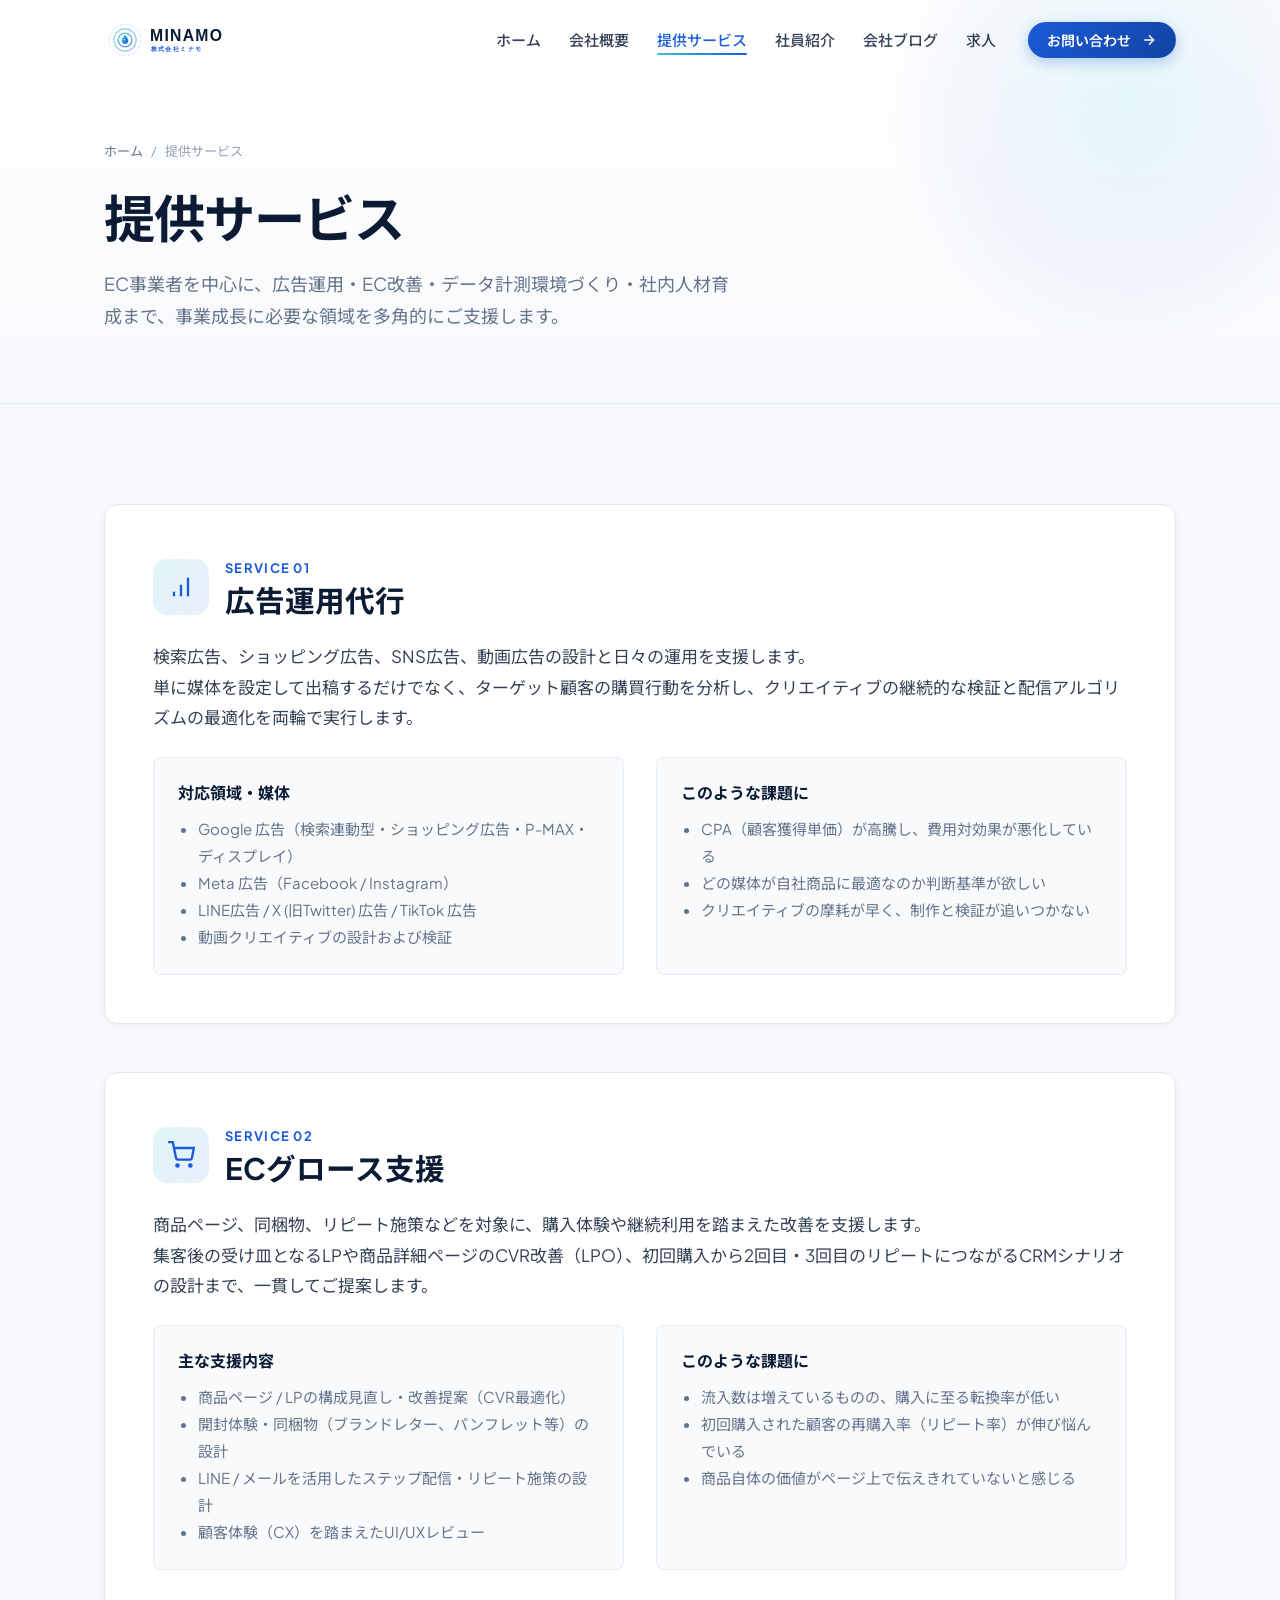
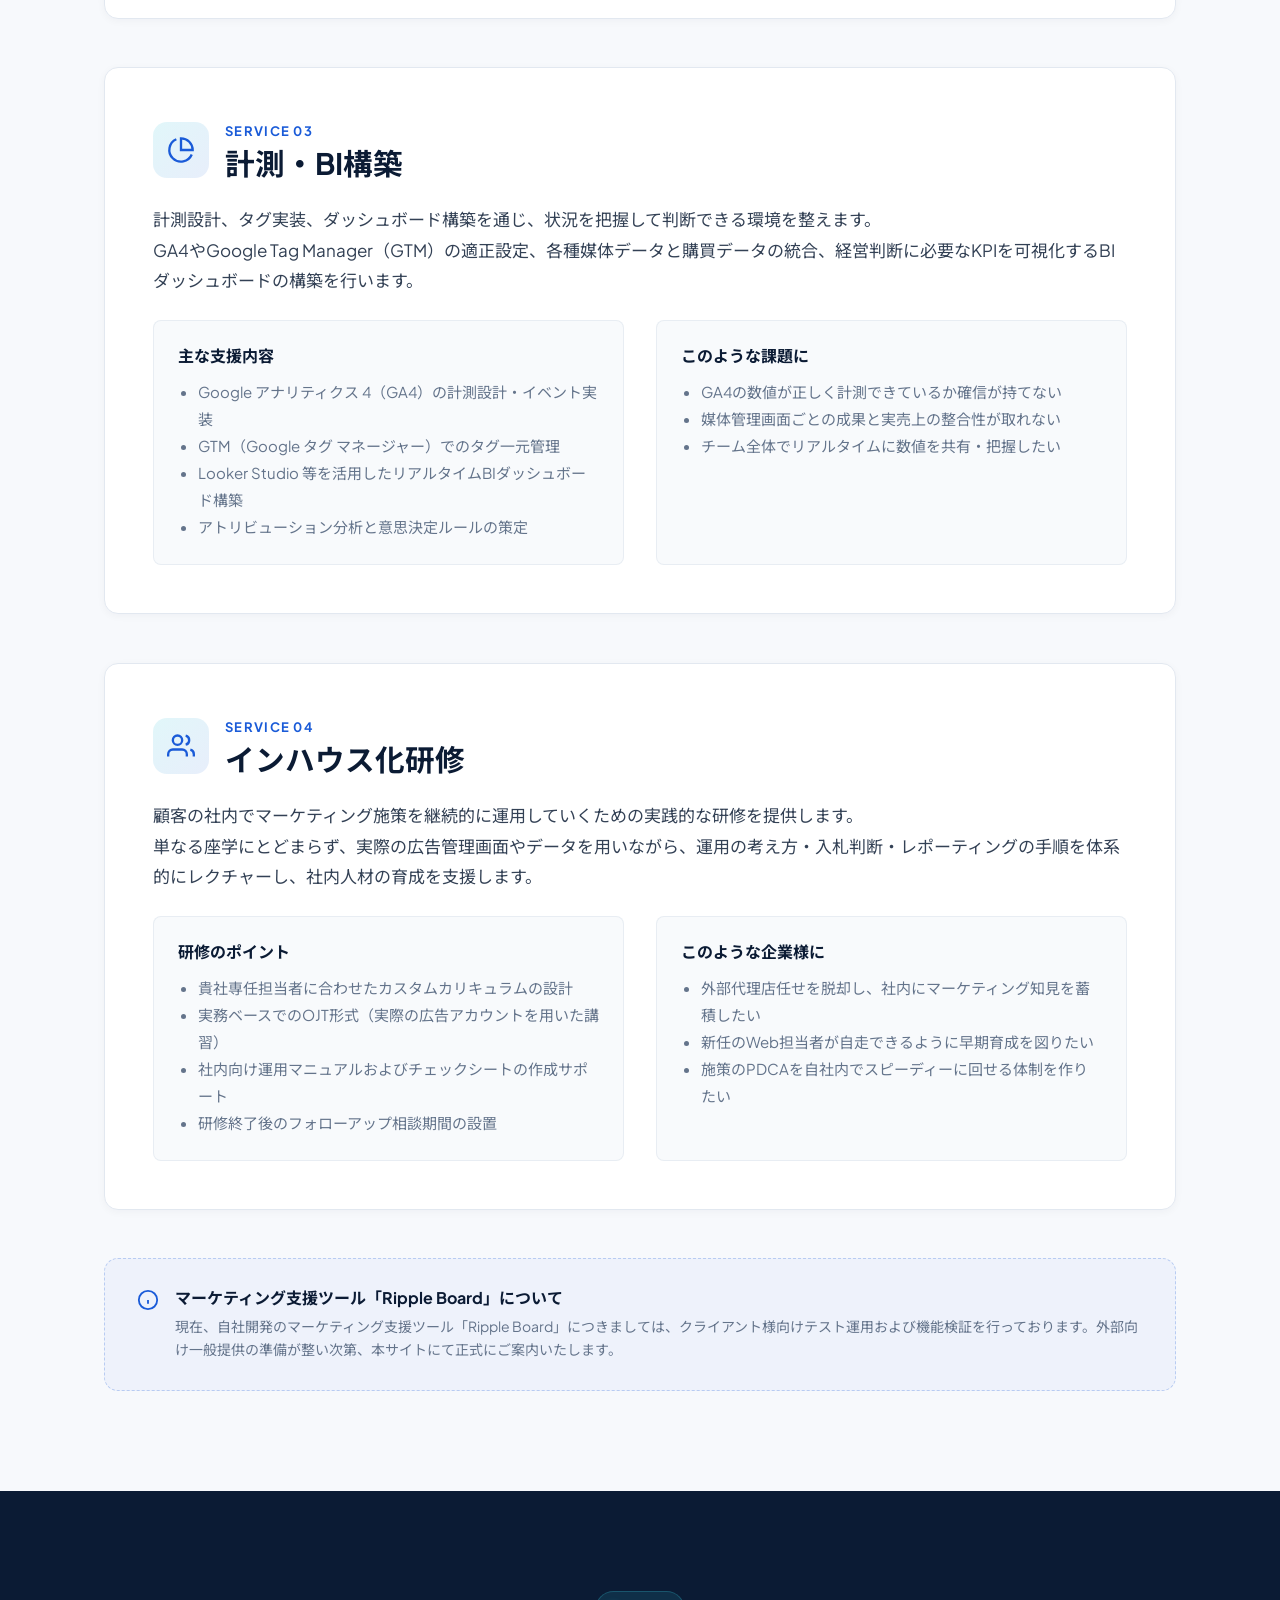
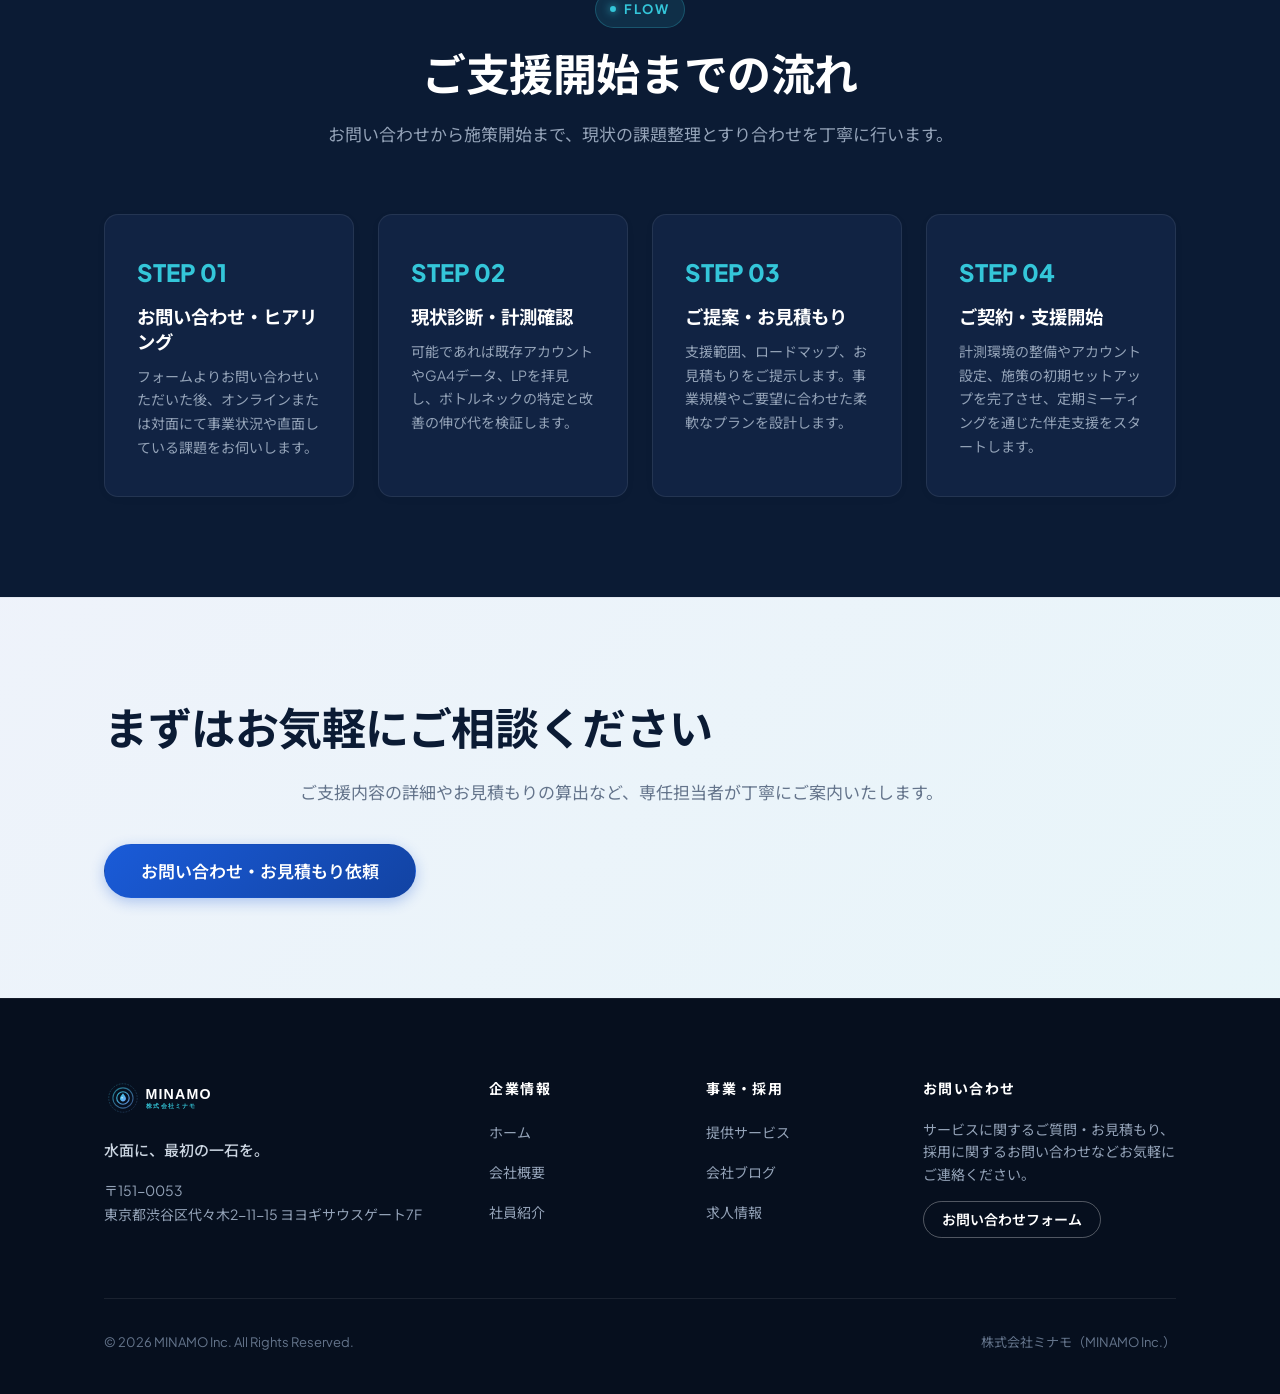
<file: services/index.html>
<!DOCTYPE html>
<html lang="ja">
<head>
  <meta charset="UTF-8">
  <meta name="viewport" content="width=device-width, initial-scale=1.0">
  <title>提供サービス｜株式会社ミナモ（MINAMO Inc.）</title>
  <meta name="description" content="株式会社ミナモ（MINAMO Inc.）の提供サービス一覧。広告運用代行、ECグロース支援、計測・BI構築、インハウス化研修など、EC事業者を中心とした事業成長を包括的に支援します。">
  <link rel="icon" type="image/svg+xml" href="../assets/images/favicon.svg">
  <link rel="stylesheet" href="../assets/css/style.css">
  <link rel="stylesheet" href="../assets/css/animations.css">
</head>
<body>

  <!-- Site Header -->
  <header class="site-header">
    <div class="container header-inner">
      <a href="../index.html" class="site-brand" aria-label="株式会社ミナモ ホーム">
        <img src="../assets/images/logo.svg" alt="株式会社ミナモ MINAMO Inc.">
      </a>
      <nav class="nav-desktop" aria-label="メインナビゲーション">
        <ul class="nav-links">
          <li><a href="../index.html" class="nav-link">ホーム</a></li>
          <li><a href="../company/index.html" class="nav-link">会社概要</a></li>
          <li><a href="../services/index.html" class="nav-link active">提供サービス</a></li>
          <li><a href="../team/index.html" class="nav-link">社員紹介</a></li>
          <li><a href="../blog/index.html" class="nav-link">会社ブログ</a></li>
          <li><a href="../careers/index.html" class="nav-link">求人</a></li>
        </ul>
        <div class="header-cta">
          <button class="btn btn-primary btn-sm" data-open-modal="contact">
            お問い合わせ
            <svg class="btn-icon" viewBox="0 0 24 24" fill="none" stroke="currentColor" stroke-width="2"><path d="M5 12h14M12 5l7 7-7 7"/></svg>
          </button>
        </div>
      </nav>
      <button class="mobile-toggle" aria-label="メニューを開閉する">
        <span class="hamburger-line"></span>
        <span class="hamburger-line"></span>
        <span class="hamburger-line"></span>
      </button>
    </div>
  </header>

  <!-- Mobile Nav Overlay -->
  <div class="mobile-nav-overlay">
    <ul class="mobile-nav-links">
      <li><a href="../index.html" class="nav-link">ホーム</a></li>
      <li><a href="../company/index.html" class="nav-link">会社概要</a></li>
      <li><a href="../services/index.html" class="nav-link active">提供サービス</a></li>
      <li><a href="../team/index.html" class="nav-link">社員紹介</a></li>
      <li><a href="../blog/index.html" class="nav-link">会社ブログ</a></li>
      <li><a href="../careers/index.html" class="nav-link">求人</a></li>
      <li style="margin-top: 16px;">
        <button class="btn btn-primary btn-lg" data-open-modal="contact">お問い合わせ</button>
      </li>
    </ul>
  </div>

  <!-- Subpage Hero -->
  <div class="subpage-hero">
    <div class="container">
      <nav class="breadcrumbs" aria-label="パンくずリスト">
        <a href="../index.html">ホーム</a>
        <span>/</span>
        <span>提供サービス</span>
      </nav>
      <h1 class="subpage-title">提供サービス</h1>
      <p class="subpage-desc">
        EC事業者を中心に、広告運用・EC改善・データ計測環境づくり・社内人材育成まで、事業成長に必要な領域を多角的にご支援します。
      </p>
    </div>
  </div>

  <!-- Service List Section -->
  <section class="section">
    <div class="container">

      <!-- Service 1: 広告運用代行 -->
      <div id="ad-operation" class="card reveal" style="padding: 48px; margin-bottom: 48px;">
        <div style="display: flex; align-items: center; gap: 16px; margin-bottom: 20px;">
          <div class="card-icon-wrap" style="margin-bottom: 0;">
            <svg viewBox="0 0 24 24" fill="none" stroke="currentColor" stroke-width="2"><path d="M12 20V10M18 20V4M6 20v-4"/></svg>
          </div>
          <div>
            <span style="font-size: 0.8125rem; font-weight: 700; color: var(--color-primary); letter-spacing: 0.1em; text-transform: uppercase;">Service 01</span>
            <h2 style="font-size: 1.85rem; color: var(--color-navy);">広告運用代行</h2>
          </div>
        </div>
        <p style="font-size: 1.0625rem; color: var(--color-text-body); line-height: 1.8; margin-bottom: 24px;">
          検索広告、ショッピング広告、SNS広告、動画広告の設計と日々の運用を支援します。<br>
          単に媒体を設定して出稿するだけでなく、ターゲット顧客の購買行動を分析し、クリエイティブの継続的な検証と配信アルゴリズムの最適化を両輪で実行します。
        </p>

        <div class="grid-2" style="margin-top: 24px;">
          <div style="background: #F8FAFC; padding: 24px; border-radius: var(--radius-sm); border: 1px solid var(--color-border-light);">
            <h4 style="font-size: 1rem; color: var(--color-navy); margin-bottom: 12px;">対応領域・媒体</h4>
            <ul style="padding-left: 20px; font-size: 0.9375rem; color: var(--color-text-muted); line-height: 1.8;">
              <li>Google 広告（検索連動型・ショッピング広告・P-MAX・ディスプレイ）</li>
              <li>Meta 広告（Facebook / Instagram）</li>
              <li>LINE広告 / X (旧Twitter) 広告 / TikTok 広告</li>
              <li>動画クリエイティブの設計および検証</li>
            </ul>
          </div>

          <div style="background: #F8FAFC; padding: 24px; border-radius: var(--radius-sm); border: 1px solid var(--color-border-light);">
            <h4 style="font-size: 1rem; color: var(--color-navy); margin-bottom: 12px;">このような課題に</h4>
            <ul style="padding-left: 20px; font-size: 0.9375rem; color: var(--color-text-muted); line-height: 1.8;">
              <li>CPA（顧客獲得単価）が高騰し、費用対効果が悪化している</li>
              <li>どの媒体が自社商品に最適なのか判断基準が欲しい</li>
              <li>クリエイティブの摩耗が早く、制作と検証が追いつかない</li>
            </ul>
          </div>
        </div>
      </div>

      <!-- Service 2: ECグロース支援 -->
      <div id="ec-growth" class="card reveal" style="padding: 48px; margin-bottom: 48px;">
        <div style="display: flex; align-items: center; gap: 16px; margin-bottom: 20px;">
          <div class="card-icon-wrap" style="margin-bottom: 0;">
            <svg viewBox="0 0 24 24" fill="none" stroke="currentColor" stroke-width="2"><circle cx="9" cy="21" r="1"/><circle cx="20" cy="21" r="1"/><path d="M1 1h4l2.68 13.39a2 2 0 0 0 2 1.61h9.72a2 2 0 0 0 2-1.61L23 6H6"/></svg>
          </div>
          <div>
            <span style="font-size: 0.8125rem; font-weight: 700; color: var(--color-primary); letter-spacing: 0.1em; text-transform: uppercase;">Service 02</span>
            <h2 style="font-size: 1.85rem; color: var(--color-navy);">ECグロース支援</h2>
          </div>
        </div>
        <p style="font-size: 1.0625rem; color: var(--color-text-body); line-height: 1.8; margin-bottom: 24px;">
          商品ページ、同梱物、リピート施策などを対象に、購入体験や継続利用を踏まえた改善を支援します。<br>
          集客後の受け皿となるLPや商品詳細ページのCVR改善（LPO）、初回購入から2回目・3回目のリピートにつながるCRMシナリオの設計まで、一貫してご提案します。
        </p>

        <div class="grid-2" style="margin-top: 24px;">
          <div style="background: #F8FAFC; padding: 24px; border-radius: var(--radius-sm); border: 1px solid var(--color-border-light);">
            <h4 style="font-size: 1rem; color: var(--color-navy); margin-bottom: 12px;">主な支援内容</h4>
            <ul style="padding-left: 20px; font-size: 0.9375rem; color: var(--color-text-muted); line-height: 1.8;">
              <li>商品ページ / LPの構成見直し・改善提案（CVR最適化）</li>
              <li>開封体験・同梱物（ブランドレター、パンフレット等）の設計</li>
              <li>LINE / メールを活用したステップ配信・リピート施策の設計</li>
              <li>顧客体験（CX）を踏まえたUI/UXレビュー</li>
            </ul>
          </div>

          <div style="background: #F8FAFC; padding: 24px; border-radius: var(--radius-sm); border: 1px solid var(--color-border-light);">
            <h4 style="font-size: 1rem; color: var(--color-navy); margin-bottom: 12px;">このような課題に</h4>
            <ul style="padding-left: 20px; font-size: 0.9375rem; color: var(--color-text-muted); line-height: 1.8;">
              <li>流入数は増えているものの、購入に至る転換率が低い</li>
              <li>初回購入された顧客の再購入率（リピート率）が伸び悩んでいる</li>
              <li>商品自体の価値がページ上で伝えきれていないと感じる</li>
            </ul>
          </div>
        </div>
      </div>

      <!-- Service 3: 計測・BI構築 -->
      <div id="bi-analytics" class="card reveal" style="padding: 48px; margin-bottom: 48px;">
        <div style="display: flex; align-items: center; gap: 16px; margin-bottom: 20px;">
          <div class="card-icon-wrap" style="margin-bottom: 0;">
            <svg viewBox="0 0 24 24" fill="none" stroke="currentColor" stroke-width="2"><path d="M21.21 15.89A10 10 0 1 1 8 2.83M22 12A10 10 0 0 0 12 2v10z"/></svg>
          </div>
          <div>
            <span style="font-size: 0.8125rem; font-weight: 700; color: var(--color-primary); letter-spacing: 0.1em; text-transform: uppercase;">Service 03</span>
            <h2 style="font-size: 1.85rem; color: var(--color-navy);">計測・BI構築</h2>
          </div>
        </div>
        <p style="font-size: 1.0625rem; color: var(--color-text-body); line-height: 1.8; margin-bottom: 24px;">
          計測設計、タグ実装、ダッシュボード構築を通じ、状況を把握して判断できる環境を整えます。<br>
          GA4やGoogle Tag Manager（GTM）の適正設定、各種媒体データと購買データの統合、経営判断に必要なKPIを可視化するBIダッシュボードの構築を行います。
        </p>

        <div class="grid-2" style="margin-top: 24px;">
          <div style="background: #F8FAFC; padding: 24px; border-radius: var(--radius-sm); border: 1px solid var(--color-border-light);">
            <h4 style="font-size: 1rem; color: var(--color-navy); margin-bottom: 12px;">主な支援内容</h4>
            <ul style="padding-left: 20px; font-size: 0.9375rem; color: var(--color-text-muted); line-height: 1.8;">
              <li>Google アナリティクス 4（GA4）の計測設計・イベント実装</li>
              <li>GTM（Google タグ マネージャー）でのタグ一元管理</li>
              <li>Looker Studio 等を活用したリアルタイムBIダッシュボード構築</li>
              <li>アトリビューション分析と意思決定ルールの策定</li>
            </ul>
          </div>

          <div style="background: #F8FAFC; padding: 24px; border-radius: var(--radius-sm); border: 1px solid var(--color-border-light);">
            <h4 style="font-size: 1rem; color: var(--color-navy); margin-bottom: 12px;">このような課題に</h4>
            <ul style="padding-left: 20px; font-size: 0.9375rem; color: var(--color-text-muted); line-height: 1.8;">
              <li>GA4の数値が正しく計測できているか確信が持てない</li>
              <li>媒体管理画面ごとの成果と実売上の整合性が取れない</li>
              <li>チーム全体でリアルタイムに数値を共有・把握したい</li>
            </ul>
          </div>
        </div>
      </div>

      <!-- Service 4: インハウス化研修 -->
      <div id="training" class="card reveal" style="padding: 48px; margin-bottom: 48px;">
        <div style="display: flex; align-items: center; gap: 16px; margin-bottom: 20px;">
          <div class="card-icon-wrap" style="margin-bottom: 0;">
            <svg viewBox="0 0 24 24" fill="none" stroke="currentColor" stroke-width="2"><path d="M17 21v-2a4 4 0 0 0-4-4H5a4 4 0 0 0-4 4v2"/><circle cx="9" cy="7" r="4"/><path d="M23 21v-2a4 4 0 0 0-3-3.87"/><path d="M16 3.13a4 4 0 0 1 0 7.75"/></svg>
          </div>
          <div>
            <span style="font-size: 0.8125rem; font-weight: 700; color: var(--color-primary); letter-spacing: 0.1em; text-transform: uppercase;">Service 04</span>
            <h2 style="font-size: 1.85rem; color: var(--color-navy);">インハウス化研修</h2>
          </div>
        </div>
        <p style="font-size: 1.0625rem; color: var(--color-text-body); line-height: 1.8; margin-bottom: 24px;">
          顧客の社内でマーケティング施策を継続的に運用していくための実践的な研修を提供します。<br>
          単なる座学にとどまらず、実際の広告管理画面やデータを用いながら、運用の考え方・入札判断・レポーティングの手順を体系的にレクチャーし、社内人材の育成を支援します。
        </p>

        <div class="grid-2" style="margin-top: 24px;">
          <div style="background: #F8FAFC; padding: 24px; border-radius: var(--radius-sm); border: 1px solid var(--color-border-light);">
            <h4 style="font-size: 1rem; color: var(--color-navy); margin-bottom: 12px;">研修のポイント</h4>
            <ul style="padding-left: 20px; font-size: 0.9375rem; color: var(--color-text-muted); line-height: 1.8;">
              <li>貴社専任担当者に合わせたカスタムカリキュラムの設計</li>
              <li>実務ベースでのOJT形式（実際の広告アカウントを用いた講習）</li>
              <li>社内向け運用マニュアルおよびチェックシートの作成サポート</li>
              <li>研修終了後のフォローアップ相談期間の設置</li>
            </ul>
          </div>

          <div style="background: #F8FAFC; padding: 24px; border-radius: var(--radius-sm); border: 1px solid var(--color-border-light);">
            <h4 style="font-size: 1rem; color: var(--color-navy); margin-bottom: 12px;">このような企業様に</h4>
            <ul style="padding-left: 20px; font-size: 0.9375rem; color: var(--color-text-muted); line-height: 1.8;">
              <li>外部代理店任せを脱却し、社内にマーケティング知見を蓄積したい</li>
              <li>新任のWeb担当者が自走できるように早期育成を図りたい</li>
              <li>施策のPDCAを自社内でスピーディーに回せる体制を作りたい</li>
            </ul>
          </div>
        </div>
      </div>

      <!-- Notice regarding Ripple Board -->
      <div class="reveal reveal-delay-1" style="background: rgba(26, 91, 216, 0.04); border: 1px dashed rgba(26, 91, 216, 0.25); border-radius: var(--radius-md); padding: 28px 32px;">
        <div style="display: flex; align-items: flex-start; gap: 16px;">
          <div style="color: var(--color-primary); flex-shrink: 0; margin-top: 2px;">
            <svg width="22" height="22" viewBox="0 0 24 24" fill="none" stroke="currentColor" stroke-width="2"><circle cx="12" cy="12" r="10"/><line x1="12" y1="16" x2="12" y2="12"/><line x1="12" y1="8" x2="12.01" y2="8"/></svg>
          </div>
          <div>
            <h4 style="font-size: 1rem; color: var(--color-navy); margin-bottom: 6px;">マーケティング支援ツール「Ripple Board」について</h4>
            <p style="font-size: 0.875rem; color: var(--color-text-muted); line-height: 1.7;">
              現在、自社開発のマーケティング支援ツール「Ripple Board」につきましては、クライアント様向けテスト運用および機能検証を行っております。外部向け一般提供の準備が整い次第、本サイトにて正式にご案内いたします。
            </p>
          </div>
        </div>
      </div>

    </div>
  </section>

  <!-- Process Section -->
  <section class="section section-dark">
    <div class="container">
      <div class="section-header text-center reveal">
        <div class="section-tag">
          <span class="section-tag-dot"></span>
          <span>Flow</span>
        </div>
        <h2 class="section-title">ご支援開始までの流れ</h2>
        <p class="section-lead">
          お問い合わせから施策開始まで、現状の課題整理とすり合わせを丁寧に行います。
        </p>
      </div>

      <div class="grid-4 reveal reveal-delay-1">
        <div class="card card-dark">
          <div style="font-size: 1.5rem; font-weight: 800; color: var(--color-accent); margin-bottom: 12px;">STEP 01</div>
          <h3 style="font-size: 1.15rem; margin-bottom: 10px; color: #FFFFFF;">お問い合わせ・ヒアリング</h3>
          <p style="color: #94A3B8; font-size: 0.875rem; line-height: 1.7;">
            フォームよりお問い合わせいただいた後、オンラインまたは対面にて事業状況や直面している課題をお伺いします。
          </p>
        </div>

        <div class="card card-dark">
          <div style="font-size: 1.5rem; font-weight: 800; color: var(--color-accent); margin-bottom: 12px;">STEP 02</div>
          <h3 style="font-size: 1.15rem; margin-bottom: 10px; color: #FFFFFF;">現状診断・計測確認</h3>
          <p style="color: #94A3B8; font-size: 0.875rem; line-height: 1.7;">
            可能であれば既存アカウントやGA4データ、LPを拝見し、ボトルネックの特定と改善の伸び代を検証します。
          </p>
        </div>

        <div class="card card-dark">
          <div style="font-size: 1.5rem; font-weight: 800; color: var(--color-accent); margin-bottom: 12px;">STEP 03</div>
          <h3 style="font-size: 1.15rem; margin-bottom: 10px; color: #FFFFFF;">ご提案・お見積もり</h3>
          <p style="color: #94A3B8; font-size: 0.875rem; line-height: 1.7;">
            支援範囲、ロードマップ、お見積もりをご提示します。事業規模やご要望に合わせた柔軟なプランを設計します。
          </p>
        </div>

        <div class="card card-dark">
          <div style="font-size: 1.5rem; font-weight: 800; color: var(--color-accent); margin-bottom: 12px;">STEP 04</div>
          <h3 style="font-size: 1.15rem; margin-bottom: 10px; color: #FFFFFF;">ご契約・支援開始</h3>
          <p style="color: #94A3B8; font-size: 0.875rem; line-height: 1.7;">
            計測環境の整備やアカウント設定、施策の初期セットアップを完了させ、定期ミーティングを通じた伴走支援をスタートします。
          </p>
        </div>
      </div>
    </div>
  </section>

  <!-- CTA Section -->
  <section class="section" style="background: linear-gradient(135deg, rgba(26, 91, 216, 0.04) 0%, rgba(52, 198, 217, 0.08) 100%); border-top: 1px solid var(--color-border);">
    <div class="container text-center reveal">
      <h2 class="section-title" style="margin-bottom: 20px;">まずはお気軽にご相談ください</h2>
      <p class="section-lead" style="margin-left: auto; margin-right: auto; margin-bottom: 36px;">
        ご支援内容の詳細やお見積もりの算出など、専任担当者が丁寧にご案内いたします。
      </p>
      <button class="btn btn-primary btn-lg" data-open-modal="contact">お問い合わせ・お見積もり依頼</button>
    </div>
  </section>

  <!-- Site Footer -->
  <footer class="site-footer">
    <div class="container">
      <div class="footer-top">
        <div>
          <div class="footer-brand">
            <img src="../assets/images/logo-white.svg" alt="株式会社ミナモ MINAMO Inc.">
          </div>
          <p class="footer-copy-text">水面に、最初の一石を。</p>
          <address class="footer-address">
            〒151-0053<br>
            東京都渋谷区代々木2-11-15 ヨヨギサウスゲート7F
          </address>
        </div>
        <div>
          <h4 class="footer-heading">企業情報</h4>
          <ul class="footer-links">
            <li><a href="../index.html">ホーム</a></li>
            <li><a href="../company/index.html">会社概要</a></li>
            <li><a href="../team/index.html">社員紹介</a></li>
          </ul>
        </div>
        <div>
          <h4 class="footer-heading">事業・採用</h4>
          <ul class="footer-links">
            <li><a href="../services/index.html">提供サービス</a></li>
            <li><a href="../blog/index.html">会社ブログ</a></li>
            <li><a href="../careers/index.html">求人情報</a></li>
          </ul>
        </div>
        <div>
          <h4 class="footer-heading">お問い合わせ</h4>
          <p style="font-size: 0.875rem; color: #94A3B8; margin-bottom: 16px; line-height: 1.6;">
            サービスに関するご質問・お見積もり、採用に関するお問い合わせなどお気軽にご連絡ください。
          </p>
          <button class="btn btn-outline-white btn-sm" data-open-modal="contact">お問い合わせフォーム</button>
        </div>
      </div>
      <div class="footer-bottom">
        <div>&copy; 2026 MINAMO Inc. All Rights Reserved.</div>
        <div>株式会社ミナモ（MINAMO Inc.）</div>
      </div>
    </div>
  </footer>

  <!-- Contact Modal -->
  <div class="modal-backdrop" id="contact-modal" role="dialog" aria-modal="true" aria-labelledby="modal-title">
    <div class="modal-dialog">
      <div class="modal-header">
        <div>
          <h3 class="modal-title" id="modal-title">お問い合わせ</h3>
          <p style="font-size: 0.875rem; color: var(--color-text-muted); margin-top: 4px;">
            株式会社ミナモへのお問い合わせ・ご相談窓口です
          </p>
        </div>
        <button class="modal-close-btn" data-close-modal aria-label="閉じる">
          <svg width="24" height="24" viewBox="0 0 24 24" fill="none" stroke="currentColor" stroke-width="2"><path d="M18 6L6 18M6 6l12 12"/></svg>
        </button>
      </div>
      <div class="modal-body">
        <div id="contact-success-msg" style="display: none; text-align: center; padding: 32px 16px;">
          <div style="width: 56px; height: 56px; background: rgba(52, 198, 217, 0.15); border-radius: 50%; display: flex; align-items: center; justify-content: center; margin: 0 auto 16px; color: var(--color-primary);">
            <svg width="28" height="28" viewBox="0 0 24 24" fill="none" stroke="currentColor" stroke-width="2"><polyline points="20 6 9 17 4 12"/></svg>
          </div>
          <h4 style="font-size: 1.25rem; margin-bottom: 8px; color: var(--color-navy);">送信が完了しました</h4>
          <p style="color: var(--color-text-muted); font-size: 0.9375rem;">
            お問い合わせいただきありがとうございます。<br>担当者より通常2営業日以内にご連絡いたします。
          </p>
          <button class="btn btn-outline btn-sm" data-close-modal style="margin-top: 24px;">閉じる</button>
        </div>

        <form id="contact-form">
          <div class="form-group">
            <label class="form-label" for="contact-name">お名前<span class="badge-req">必須</span></label>
            <input class="form-input" type="text" id="contact-name" name="name" placeholder="山田 太郎" required>
          </div>
          <div class="form-group">
            <label class="form-label" for="contact-company">貴社名<span class="badge-req">必須</span></label>
            <input class="form-input" type="text" id="contact-company" name="company" placeholder="株式会社○○" required>
          </div>
          <div class="form-group">
            <label class="form-label" for="contact-email">メールアドレス<span class="badge-req">必須</span></label>
            <input class="form-input" type="email" id="contact-email" name="email" placeholder="example@minamo.co.jp" required>
          </div>
          <div class="form-group">
            <label class="form-label" for="contact-category">お問い合わせ種別</label>
            <select class="form-select" id="contact-category" name="category">
              <option value="service" selected>提供サービスについて（広告・EC・計測・研修）</option>
              <option value="careers">採用・求人について</option>
              <option value="other">その他のお問い合わせ</option>
            </select>
          </div>
          <div class="form-group">
            <label class="form-label" for="contact-message">お問い合わせ内容<span class="badge-req">必須</span></label>
            <textarea class="form-textarea" id="contact-message" name="message" placeholder="現在抱えている課題やご相談内容をご記入ください。" required></textarea>
          </div>
          <p style="font-size: 0.75rem; color: var(--color-text-light); margin-bottom: 20px; line-height: 1.6;">
            ※ご入力いただいた個人情報は、お問い合わせへの対応およびご連絡の目的にのみ利用いたします。
          </p>
          <button type="submit" class="btn btn-primary" style="width: 100%;">送信する</button>
        </form>
      </div>
    </div>
  </div>

  <script src="../assets/js/main.js"></script>
</body>
</html>
</file>
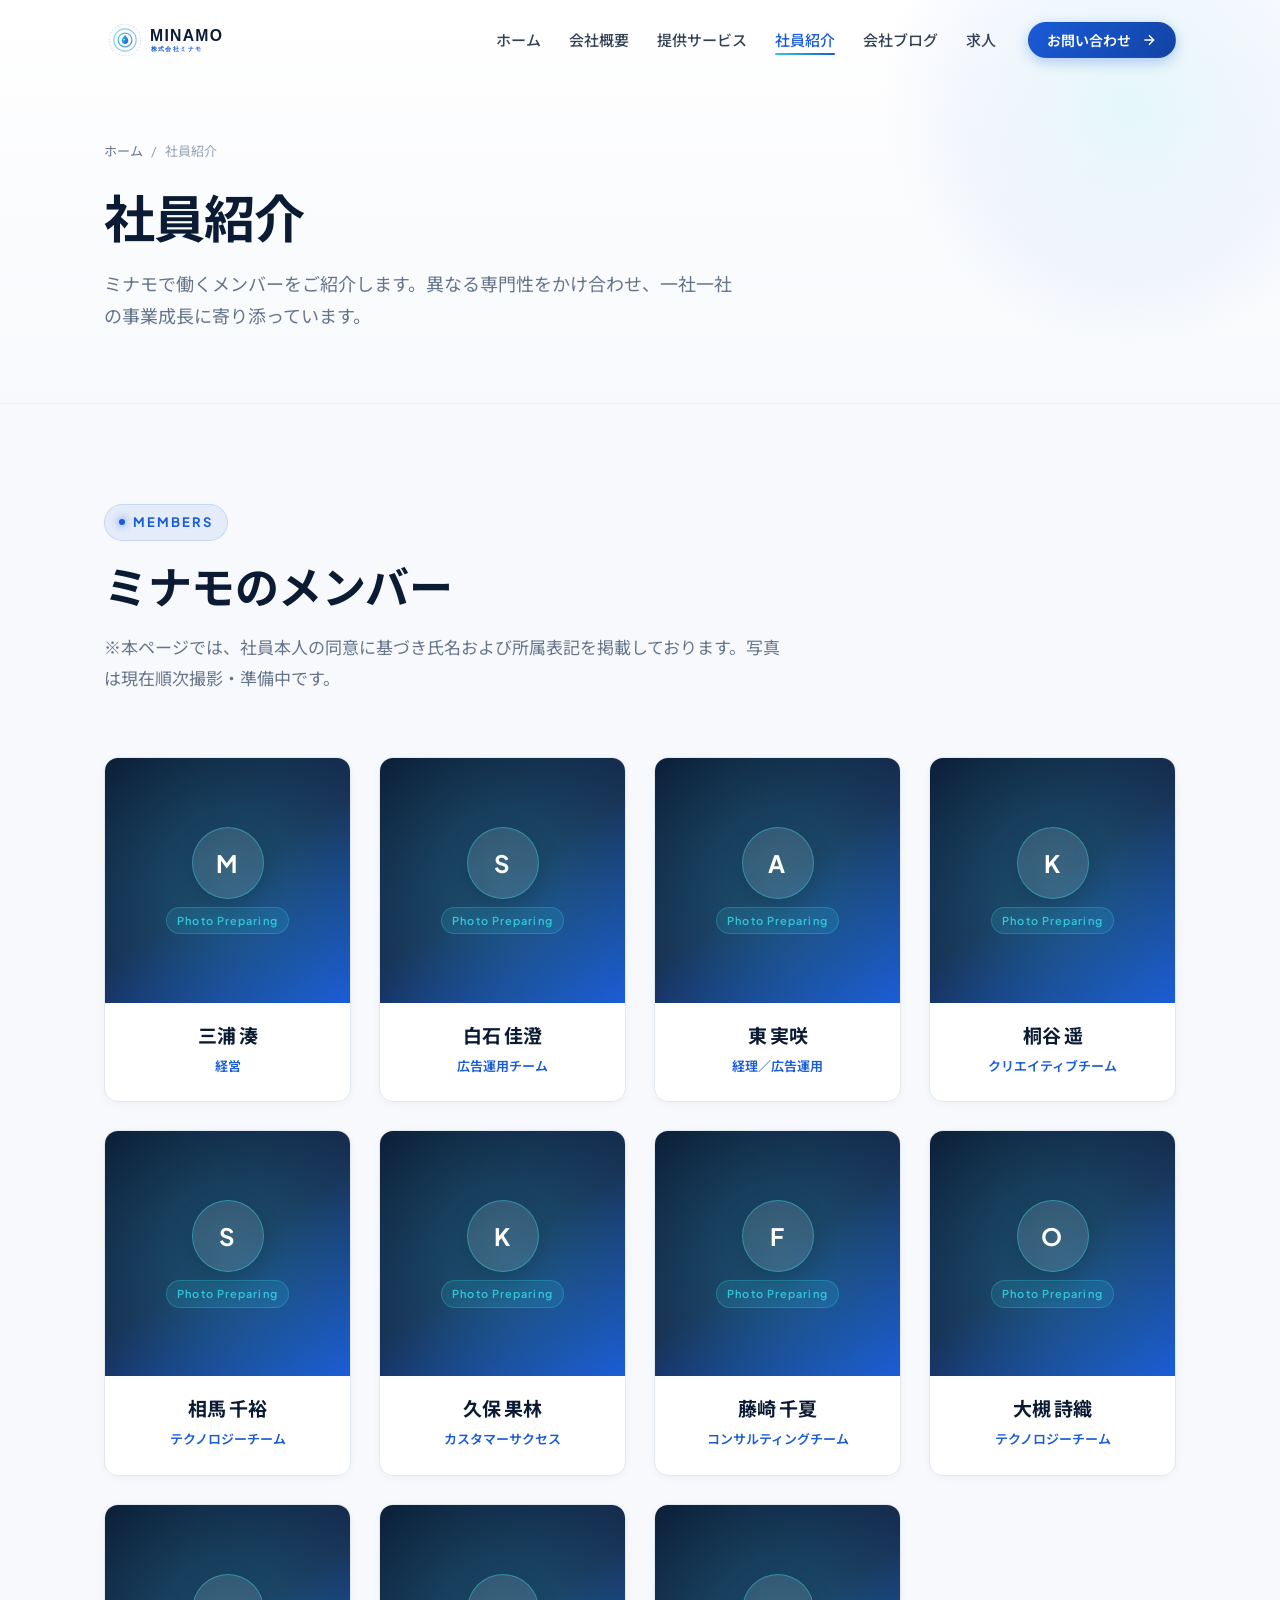
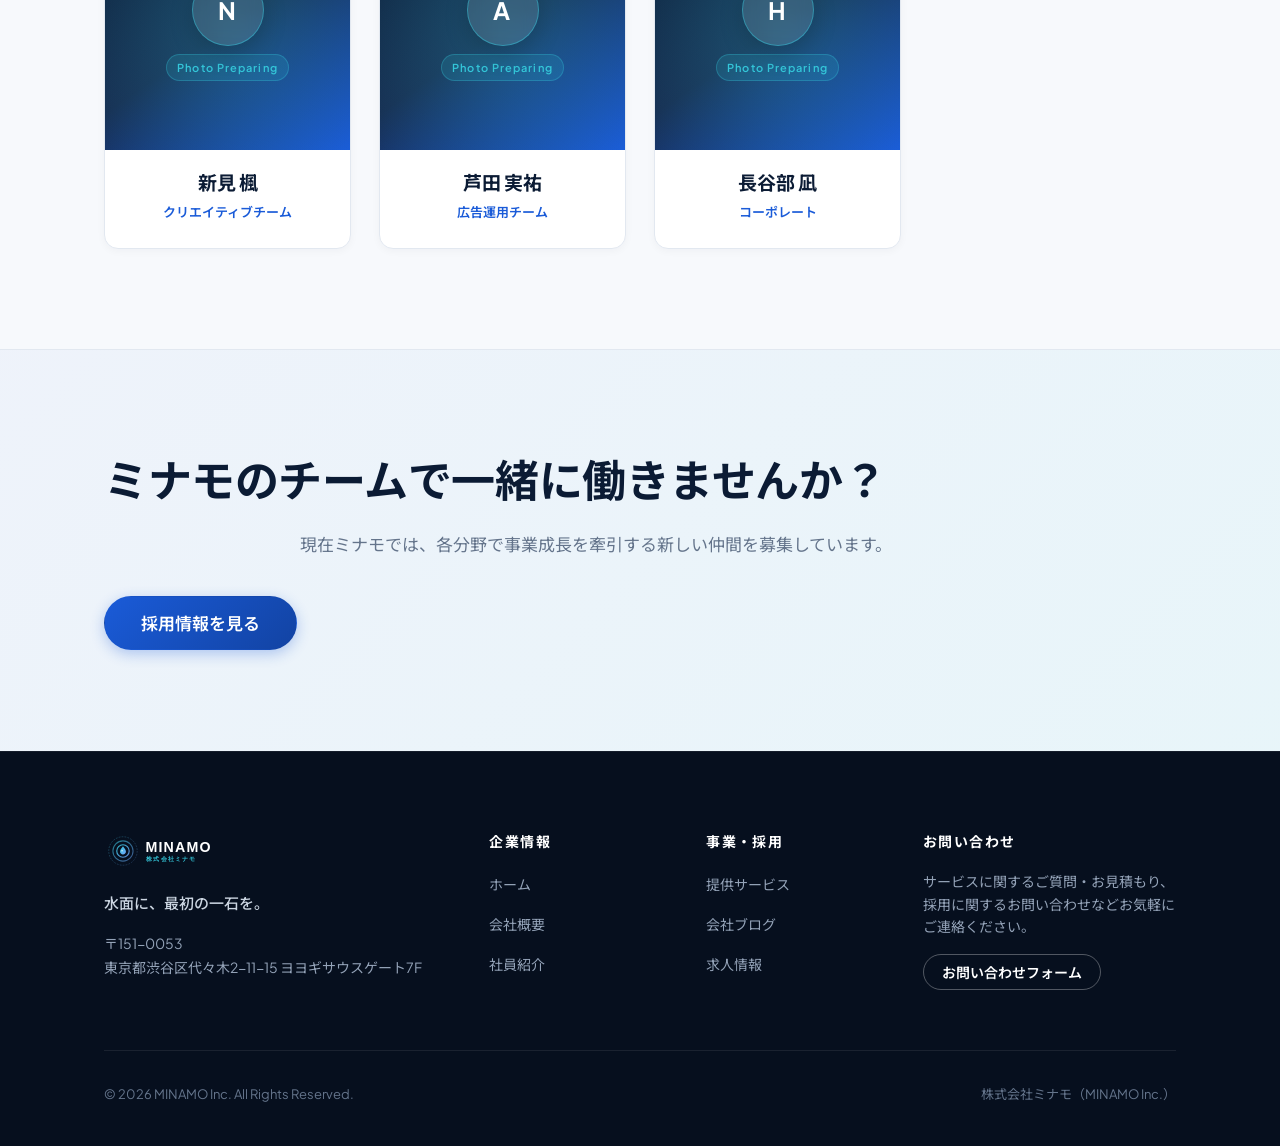
<file: team/index.html>
<!DOCTYPE html>
<html lang="ja">
<head>
  <meta charset="UTF-8">
  <meta name="viewport" content="width=device-width, initial-scale=1.0">
  <title>社員紹介｜株式会社ミナモ（MINAMO Inc.）</title>
  <meta name="description" content="株式会社ミナモ（MINAMO Inc.）のメンバー紹介ページです。経営、広告運用、クリエイティブ、テクノロジー、コンサルティングなど、各専門性を持つ社員をご紹介します。">
  <link rel="icon" type="image/svg+xml" href="../assets/images/favicon.svg">
  <link rel="stylesheet" href="../assets/css/style.css">
  <link rel="stylesheet" href="../assets/css/animations.css">
</head>
<body>

  <!-- Site Header -->
  <header class="site-header">
    <div class="container header-inner">
      <a href="../index.html" class="site-brand" aria-label="株式会社ミナモ ホーム">
        <img src="../assets/images/logo.svg" alt="株式会社ミナモ MINAMO Inc.">
      </a>
      <nav class="nav-desktop" aria-label="メインナビゲーション">
        <ul class="nav-links">
          <li><a href="../index.html" class="nav-link">ホーム</a></li>
          <li><a href="../company/index.html" class="nav-link">会社概要</a></li>
          <li><a href="../services/index.html" class="nav-link">提供サービス</a></li>
          <li><a href="../team/index.html" class="nav-link active">社員紹介</a></li>
          <li><a href="../blog/index.html" class="nav-link">会社ブログ</a></li>
          <li><a href="../careers/index.html" class="nav-link">求人</a></li>
        </ul>
        <div class="header-cta">
          <button class="btn btn-primary btn-sm" data-open-modal="contact">
            お問い合わせ
            <svg class="btn-icon" viewBox="0 0 24 24" fill="none" stroke="currentColor" stroke-width="2"><path d="M5 12h14M12 5l7 7-7 7"/></svg>
          </button>
        </div>
      </nav>
      <button class="mobile-toggle" aria-label="メニューを開閉する">
        <span class="hamburger-line"></span>
        <span class="hamburger-line"></span>
        <span class="hamburger-line"></span>
      </button>
    </div>
  </header>

  <!-- Mobile Nav Overlay -->
  <div class="mobile-nav-overlay">
    <ul class="mobile-nav-links">
      <li><a href="../index.html" class="nav-link">ホーム</a></li>
      <li><a href="../company/index.html" class="nav-link">会社概要</a></li>
      <li><a href="../services/index.html" class="nav-link">提供サービス</a></li>
      <li><a href="../team/index.html" class="nav-link active">社員紹介</a></li>
      <li><a href="../blog/index.html" class="nav-link">会社ブログ</a></li>
      <li><a href="../careers/index.html" class="nav-link">求人</a></li>
      <li style="margin-top: 16px;">
        <button class="btn btn-primary btn-lg" data-open-modal="contact">お問い合わせ</button>
      </li>
    </ul>
  </div>

  <!-- Subpage Hero -->
  <div class="subpage-hero">
    <div class="container">
      <nav class="breadcrumbs" aria-label="パンくずリスト">
        <a href="../index.html">ホーム</a>
        <span>/</span>
        <span>社員紹介</span>
      </nav>
      <h1 class="subpage-title">社員紹介</h1>
      <p class="subpage-desc">
        ミナモで働くメンバーをご紹介します。異なる専門性をかけ合わせ、一社一社の事業成長に寄り添っています。
      </p>
    </div>
  </div>

  <!-- Team Grid Section -->
  <section class="section">
    <div class="container">
      <div class="section-header reveal">
        <div class="section-tag">
          <span class="section-tag-dot"></span>
          <span>Members</span>
        </div>
        <h2 class="section-title">ミナモのメンバー</h2>
        <p class="section-lead">
          ※本ページでは、社員本人の同意に基づき氏名および所属表記を掲載しております。写真は現在順次撮影・準備中です。
        </p>
      </div>

      <div class="team-grid reveal reveal-delay-1">
        <!-- 1. 三浦 湊（経営） -->
        <div class="team-card">
          <div class="team-photo-wrap">
            <div class="team-avatar-inner">
              <div class="team-avatar-initials">M</div>
              <span class="team-status-tag">Photo Preparing</span>
            </div>
          </div>
          <div class="team-info">
            <h3 class="team-name">三浦 湊</h3>
            <p class="team-role">経営</p>
          </div>
        </div>

        <!-- 2. 白石 佳澄（広告運用チーム） -->
        <div class="team-card">
          <div class="team-photo-wrap">
            <div class="team-avatar-inner">
              <div class="team-avatar-initials">S</div>
              <span class="team-status-tag">Photo Preparing</span>
            </div>
          </div>
          <div class="team-info">
            <h3 class="team-name">白石 佳澄</h3>
            <p class="team-role">広告運用チーム</p>
          </div>
        </div>

        <!-- 3. 東 実咲（経理／広告運用） -->
        <div class="team-card">
          <div class="team-photo-wrap">
            <div class="team-avatar-inner">
              <div class="team-avatar-initials">A</div>
              <span class="team-status-tag">Photo Preparing</span>
            </div>
          </div>
          <div class="team-info">
            <h3 class="team-name">東 実咲</h3>
            <p class="team-role">経理／広告運用</p>
          </div>
        </div>

        <!-- 4. 桐谷 遥（クリエイティブチーム） -->
        <div class="team-card">
          <div class="team-photo-wrap">
            <div class="team-avatar-inner">
              <div class="team-avatar-initials">K</div>
              <span class="team-status-tag">Photo Preparing</span>
            </div>
          </div>
          <div class="team-info">
            <h3 class="team-name">桐谷 遥</h3>
            <p class="team-role">クリエイティブチーム</p>
          </div>
        </div>

        <!-- 5. 相馬 千裕（テクノロジーチーム） -->
        <div class="team-card">
          <div class="team-photo-wrap">
            <div class="team-avatar-inner">
              <div class="team-avatar-initials">S</div>
              <span class="team-status-tag">Photo Preparing</span>
            </div>
          </div>
          <div class="team-info">
            <h3 class="team-name">相馬 千裕</h3>
            <p class="team-role">テクノロジーチーム</p>
          </div>
        </div>

        <!-- 6. 久保 果林（カスタマーサクセス） -->
        <div class="team-card">
          <div class="team-photo-wrap">
            <div class="team-avatar-inner">
              <div class="team-avatar-initials">K</div>
              <span class="team-status-tag">Photo Preparing</span>
            </div>
          </div>
          <div class="team-info">
            <h3 class="team-name">久保 果林</h3>
            <p class="team-role">カスタマーサクセス</p>
          </div>
        </div>

        <!-- 7. 藤崎 千夏（コンサルティングチーム） -->
        <div class="team-card">
          <div class="team-photo-wrap">
            <div class="team-avatar-inner">
              <div class="team-avatar-initials">F</div>
              <span class="team-status-tag">Photo Preparing</span>
            </div>
          </div>
          <div class="team-info">
            <h3 class="team-name">藤崎 千夏</h3>
            <p class="team-role">コンサルティングチーム</p>
          </div>
        </div>

        <!-- 8. 大槻 詩織（テクノロジーチーム） -->
        <div class="team-card">
          <div class="team-photo-wrap">
            <div class="team-avatar-inner">
              <div class="team-avatar-initials">O</div>
              <span class="team-status-tag">Photo Preparing</span>
            </div>
          </div>
          <div class="team-info">
            <h3 class="team-name">大槻 詩織</h3>
            <p class="team-role">テクノロジーチーム</p>
          </div>
        </div>

        <!-- 9. 新見 楓（クリエイティブチーム） -->
        <div class="team-card">
          <div class="team-photo-wrap">
            <div class="team-avatar-inner">
              <div class="team-avatar-initials">N</div>
              <span class="team-status-tag">Photo Preparing</span>
            </div>
          </div>
          <div class="team-info">
            <h3 class="team-name">新見 楓</h3>
            <p class="team-role">クリエイティブチーム</p>
          </div>
        </div>

        <!-- 10. 芦田 実祐（広告運用チーム） -->
        <div class="team-card">
          <div class="team-photo-wrap">
            <div class="team-avatar-inner">
              <div class="team-avatar-initials">A</div>
              <span class="team-status-tag">Photo Preparing</span>
            </div>
          </div>
          <div class="team-info">
            <h3 class="team-name">芦田 実祐</h3>
            <p class="team-role">広告運用チーム</p>
          </div>
        </div>

        <!-- 11. 長谷部 凪（コーポレート） -->
        <div class="team-card">
          <div class="team-photo-wrap">
            <div class="team-avatar-inner">
              <div class="team-avatar-initials">H</div>
              <span class="team-status-tag">Photo Preparing</span>
            </div>
          </div>
          <div class="team-info">
            <h3 class="team-name">長谷部 凪</h3>
            <p class="team-role">コーポレート</p>
          </div>
        </div>
      </div>
    </div>
  </section>

  <!-- CTA Section -->
  <section class="section" style="background: linear-gradient(135deg, rgba(26, 91, 216, 0.04) 0%, rgba(52, 198, 217, 0.08) 100%); border-top: 1px solid var(--color-border);">
    <div class="container text-center reveal">
      <h2 class="section-title" style="margin-bottom: 20px;">ミナモのチームで一緒に働きませんか？</h2>
      <p class="section-lead" style="margin-left: auto; margin-right: auto; margin-bottom: 36px;">
        現在ミナモでは、各分野で事業成長を牽引する新しい仲間を募集しています。
      </p>
      <a href="../careers/index.html" class="btn btn-primary btn-lg">採用情報を見る</a>
    </div>
  </section>

  <!-- Site Footer -->
  <footer class="site-footer">
    <div class="container">
      <div class="footer-top">
        <div>
          <div class="footer-brand">
            <img src="../assets/images/logo-white.svg" alt="株式会社ミナモ MINAMO Inc.">
          </div>
          <p class="footer-copy-text">水面に、最初の一石を。</p>
          <address class="footer-address">
            〒151-0053<br>
            東京都渋谷区代々木2-11-15 ヨヨギサウスゲート7F
          </address>
        </div>
        <div>
          <h4 class="footer-heading">企業情報</h4>
          <ul class="footer-links">
            <li><a href="../index.html">ホーム</a></li>
            <li><a href="../company/index.html">会社概要</a></li>
            <li><a href="../team/index.html">社員紹介</a></li>
          </ul>
        </div>
        <div>
          <h4 class="footer-heading">事業・採用</h4>
          <ul class="footer-links">
            <li><a href="../services/index.html">提供サービス</a></li>
            <li><a href="../blog/index.html">会社ブログ</a></li>
            <li><a href="../careers/index.html">求人情報</a></li>
          </ul>
        </div>
        <div>
          <h4 class="footer-heading">お問い合わせ</h4>
          <p style="font-size: 0.875rem; color: #94A3B8; margin-bottom: 16px; line-height: 1.6;">
            サービスに関するご質問・お見積もり、採用に関するお問い合わせなどお気軽にご連絡ください。
          </p>
          <button class="btn btn-outline-white btn-sm" data-open-modal="contact">お問い合わせフォーム</button>
        </div>
      </div>
      <div class="footer-bottom">
        <div>&copy; 2026 MINAMO Inc. All Rights Reserved.</div>
        <div>株式会社ミナモ（MINAMO Inc.）</div>
      </div>
    </div>
  </footer>

  <!-- Contact Modal -->
  <div class="modal-backdrop" id="contact-modal" role="dialog" aria-modal="true" aria-labelledby="modal-title">
    <div class="modal-dialog">
      <div class="modal-header">
        <div>
          <h3 class="modal-title" id="modal-title">お問い合わせ</h3>
          <p style="font-size: 0.875rem; color: var(--color-text-muted); margin-top: 4px;">
            株式会社ミナモへのお問い合わせ・ご相談窓口です
          </p>
        </div>
        <button class="modal-close-btn" data-close-modal aria-label="閉じる">
          <svg width="24" height="24" viewBox="0 0 24 24" fill="none" stroke="currentColor" stroke-width="2"><path d="M18 6L6 18M6 6l12 12"/></svg>
        </button>
      </div>
      <div class="modal-body">
        <div id="contact-success-msg" style="display: none; text-align: center; padding: 32px 16px;">
          <div style="width: 56px; height: 56px; background: rgba(52, 198, 217, 0.15); border-radius: 50%; display: flex; align-items: center; justify-content: center; margin: 0 auto 16px; color: var(--color-primary);">
            <svg width="28" height="28" viewBox="0 0 24 24" fill="none" stroke="currentColor" stroke-width="2"><polyline points="20 6 9 17 4 12"/></svg>
          </div>
          <h4 style="font-size: 1.25rem; margin-bottom: 8px; color: var(--color-navy);">送信が完了しました</h4>
          <p style="color: var(--color-text-muted); font-size: 0.9375rem;">
            お問い合わせいただきありがとうございます。<br>担当者より通常2営業日以内にご連絡いたします。
          </p>
          <button class="btn btn-outline btn-sm" data-close-modal style="margin-top: 24px;">閉じる</button>
        </div>

        <form id="contact-form">
          <div class="form-group">
            <label class="form-label" for="contact-name">お名前<span class="badge-req">必須</span></label>
            <input class="form-input" type="text" id="contact-name" name="name" placeholder="山田 太郎" required>
          </div>
          <div class="form-group">
            <label class="form-label" for="contact-company">貴社名<span class="badge-req">必須</span></label>
            <input class="form-input" type="text" id="contact-company" name="company" placeholder="株式会社○○" required>
          </div>
          <div class="form-group">
            <label class="form-label" for="contact-email">メールアドレス<span class="badge-req">必須</span></label>
            <input class="form-input" type="email" id="contact-email" name="email" placeholder="example@minamo.co.jp" required>
          </div>
          <div class="form-group">
            <label class="form-label" for="contact-category">お問い合わせ種別</label>
            <select class="form-select" id="contact-category" name="category">
              <option value="service">提供サービスについて（広告・EC・計測・研修）</option>
              <option value="careers">採用・求人について</option>
              <option value="other">その他のお問い合わせ</option>
            </select>
          </div>
          <div class="form-group">
            <label class="form-label" for="contact-message">お問い合わせ内容<span class="badge-req">必須</span></label>
            <textarea class="form-textarea" id="contact-message" name="message" placeholder="現在抱えている課題やご相談内容をご記入ください。" required></textarea>
          </div>
          <p style="font-size: 0.75rem; color: var(--color-text-light); margin-bottom: 20px; line-height: 1.6;">
            ※ご入力いただいた個人情報は、お問い合わせへの対応およびご連絡の目的にのみ利用いたします。
          </p>
          <button type="submit" class="btn btn-primary" style="width: 100%;">送信する</button>
        </form>
      </div>
    </div>
  </div>

  <script src="../assets/js/main.js"></script>
</body>
</html>
</file>
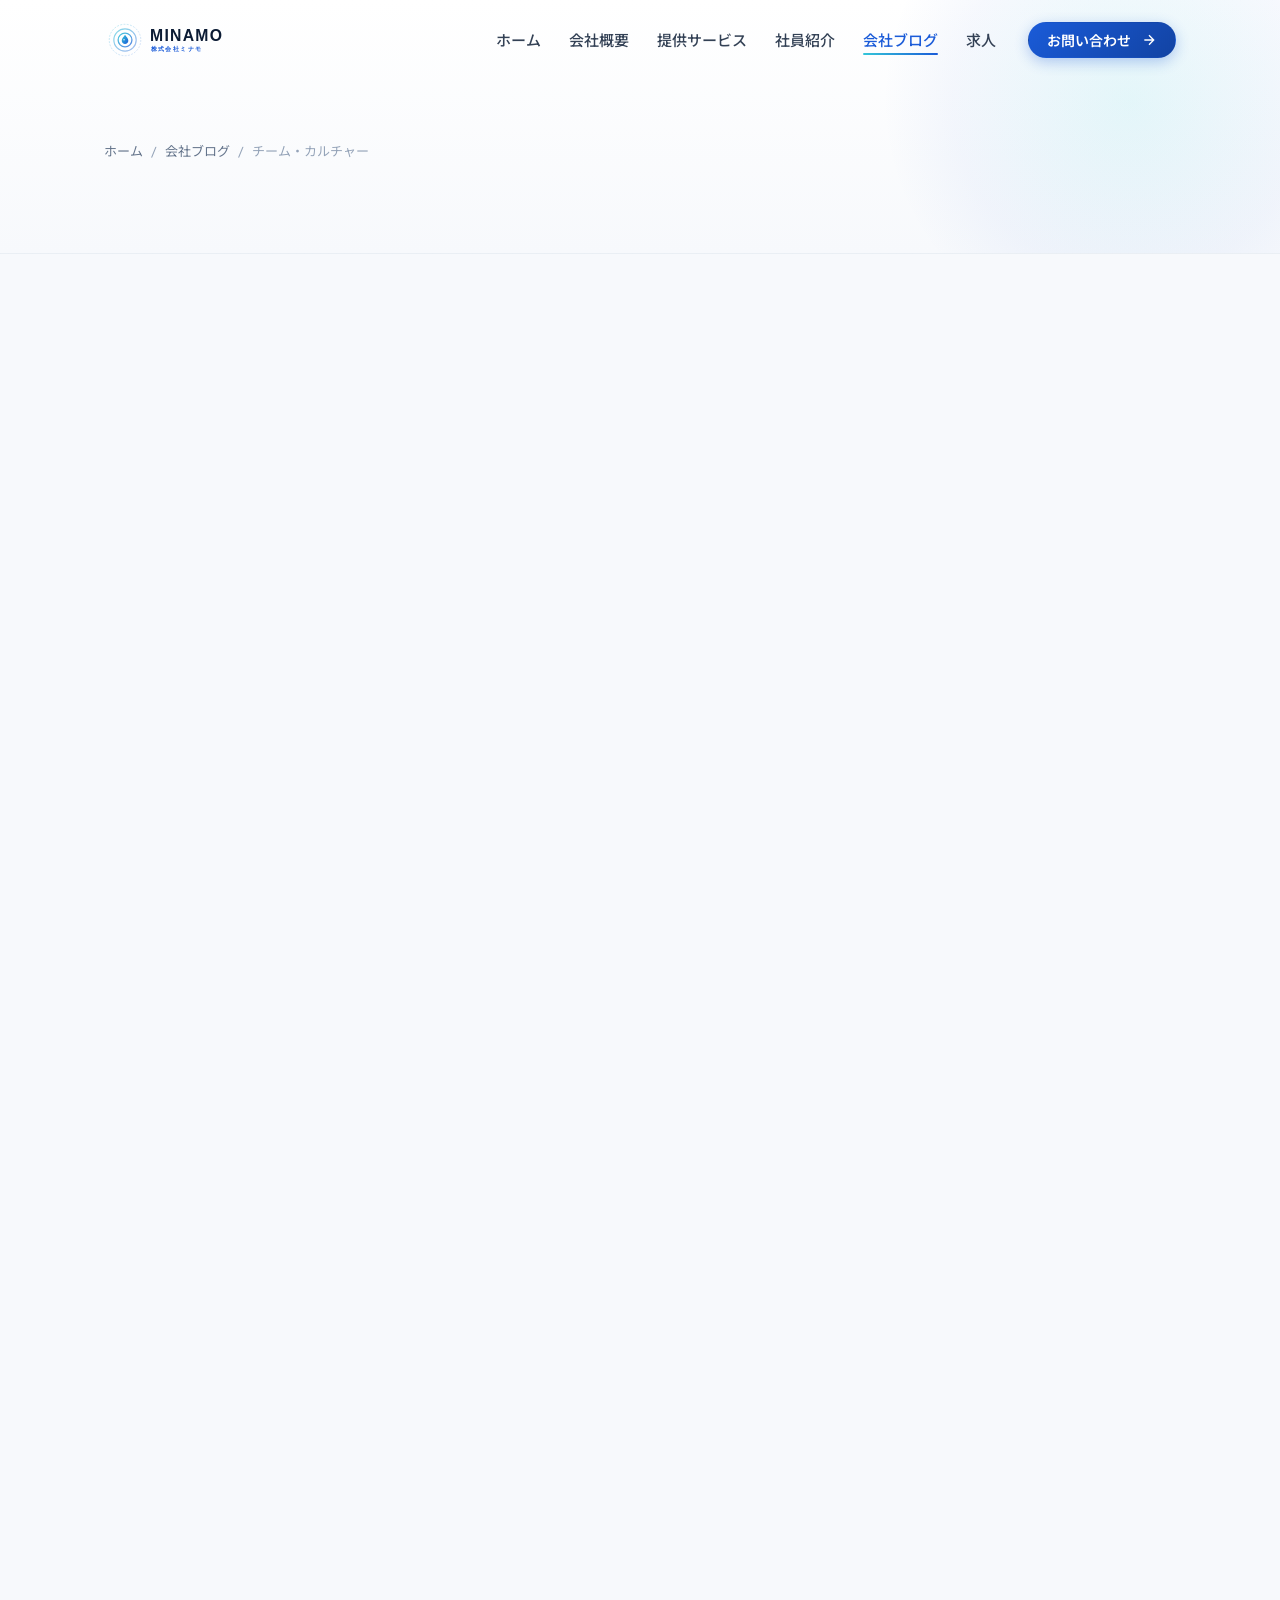
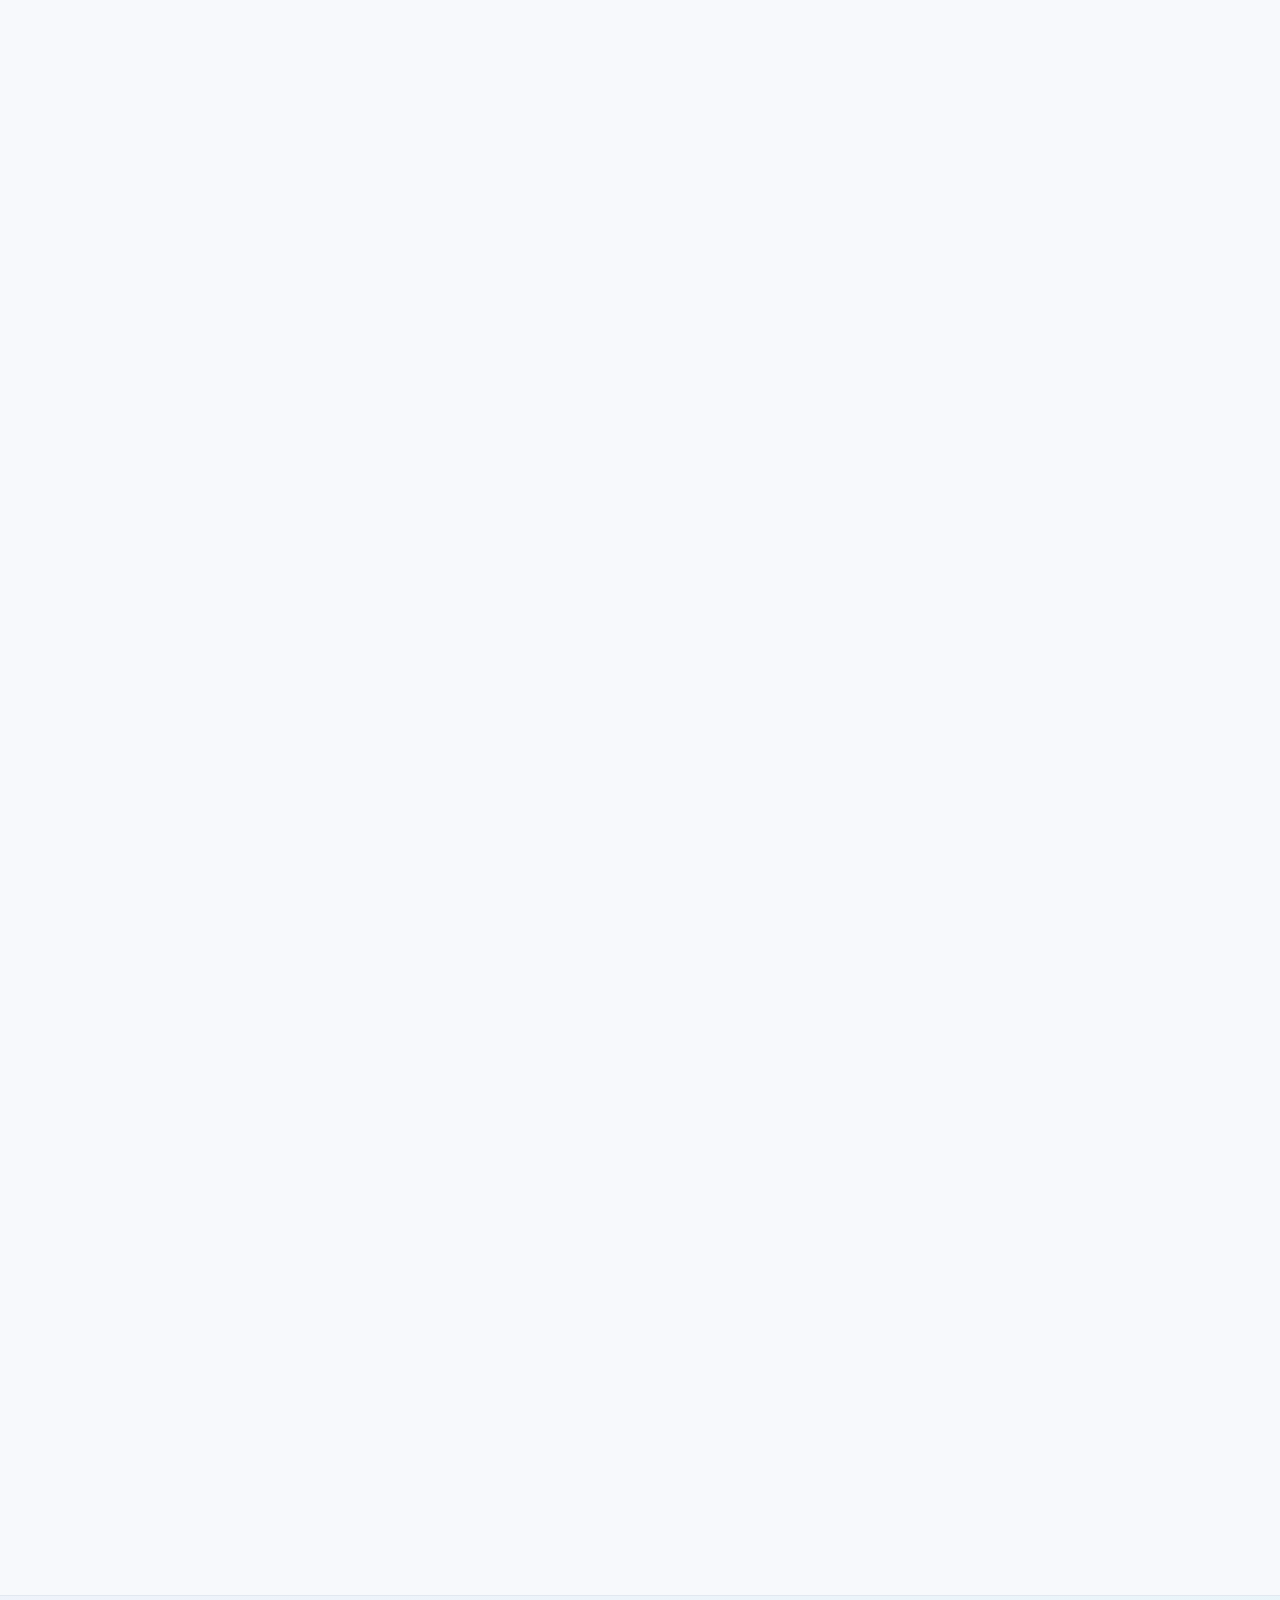
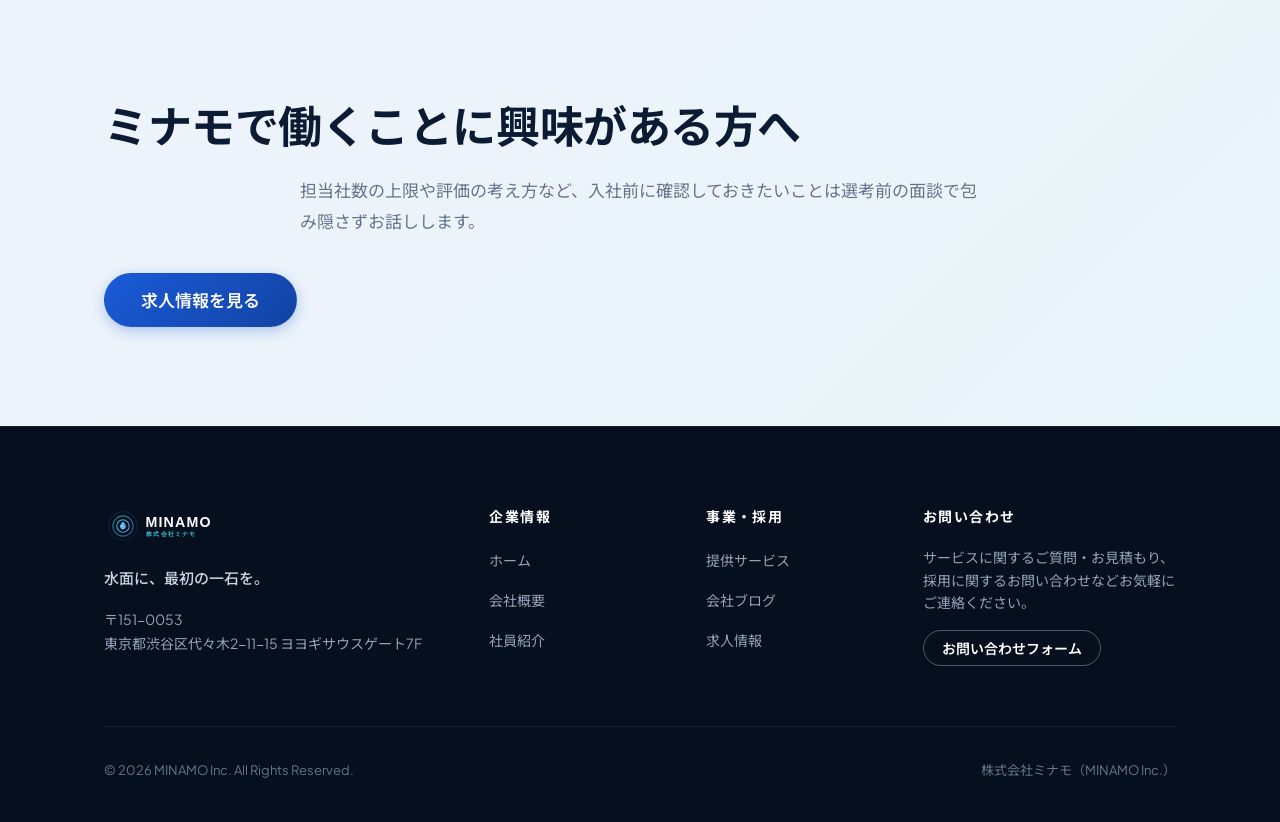
<file: blog-summer-bbq-2024.html>
<!-- Output: html -->
<!-- File: blog-summer-bbq-2024.html -->
<!DOCTYPE html>
<html lang="ja">
<head>
  <meta charset="UTF-8">
  <meta name="viewport" content="width=device-width, initial-scale=1.0">
  <title>4人で海に行った話。全員揃わなかったBBQのこと｜会社ブログ｜株式会社ミナモ（MINAMO Inc.）</title>
  <meta name="description" content="2024年8月、三浦海岸で社内BBQを行いました。6人の会社で行けたのは4人。日程の決め方の反省と、砂浜で出てきた「一人何社まで見られるか」という会話について、代表の三浦が書きます。">

  <link rel="canonical" href="https://minamo-inc.github.io/blog-summer-bbq-2024.html">

  <meta property="og:type" content="article">
  <meta property="og:site_name" content="株式会社ミナモ（MINAMO Inc.）">
  <meta property="og:title" content="4人で海に行った話。全員揃わなかったBBQのこと">
  <meta property="og:description" content="6人の会社で、BBQに行けたのは4人でした。日程の決め方の反省と、砂浜で出てきた「一人何社まで見られるか」という会話について。">
  <meta property="og:url" content="https://minamo-inc.github.io/blog-summer-bbq-2024.html">
  <meta property="og:image" content="https://minamo-inc.github.io/assets/images/blog/2024-08-bbq/ogp.jpg">
  <meta property="og:image:width" content="1200">
  <meta property="og:image:height" content="675">
  <meta name="twitter:card" content="summary_large_image">

  <meta property="article:published_time" content="2024-08-19">
  <meta property="article:section" content="チーム・カルチャー">
  <meta property="article:author" content="三浦 湊">

  <link rel="icon" type="image/svg+xml" href="assets/images/favicon.svg">
  <link rel="alternate icon" href="assets/images/favicon.ico">
  <link rel="apple-touch-icon" href="assets/images/apple-touch-icon.png">
  <link rel="stylesheet" href="assets/css/style.css">
  <link rel="stylesheet" href="assets/css/animations.css">

  <script type="application/ld+json">
  {
    "@context": "https://schema.org",
    "@type": "BlogPosting",
    "headline": "4人で海に行った話。全員揃わなかったBBQのこと",
    "datePublished": "2024-08-19",
    "author": {
      "@type": "Person",
      "name": "三浦 湊",
      "jobTitle": "代表取締役"
    },
    "publisher": {
      "@type": "Organization",
      "name": "株式会社ミナモ",
      "logo": {
        "@type": "ImageObject",
        "url": "https://minamo-inc.github.io/assets/images/logo.svg"
      }
    },
    "mainEntityOfPage": {
      "@type": "WebPage",
      "@id": "https://minamo-inc.github.io/blog-summer-bbq-2024.html"
    },
    "image": "https://minamo-inc.github.io/assets/images/blog/2024-08-bbq/ogp.jpg",
    "articleSection": "チーム・カルチャー"
  }
  </script>

  <style>
    /* ===== Article Page Local Styles ===== */
    html{scroll-behavior:smooth;}

    .article-wrap{max-width:780px;margin:0 auto;}
    .article-meta{display:flex;align-items:center;gap:14px;flex-wrap:wrap;margin-bottom:20px;}
    .article-cat{
      display:inline-block;font-size:.75rem;font-weight:700;letter-spacing:.06em;
      color:#fff;background:#B4692F;padding:5px 12px;border-radius:5px;
    }
    .article-date{font-size:.8125rem;color:var(--color-text-muted,#5B6472);letter-spacing:.04em;}
    .article-readtime{font-size:.8125rem;color:var(--color-text-light,#94A3B8);}
    .article-title{
      font-size:clamp(1.75rem,4vw,2.5rem);line-height:1.45;font-weight:800;
      color:var(--color-navy,#0B1B34);margin:0 0 24px;letter-spacing:.01em;
    }
    .article-lead{
      font-size:1.0625rem;line-height:1.9;color:var(--color-text-muted,#5B6472);
      border-left:3px solid var(--color-accent,#34C6D9);padding-left:20px;margin:0 0 36px;
    }
    .article-author{
      display:flex;align-items:center;gap:14px;padding:20px 0;
      border-top:1px solid var(--color-border,#E3E8EF);
      border-bottom:1px solid var(--color-border,#E3E8EF);margin-bottom:40px;
    }
    .author-ava{
      width:52px;height:52px;border-radius:50%;flex:none;display:flex;
      align-items:center;justify-content:center;overflow:hidden;
      background:linear-gradient(150deg,#EAF1FF,#E1F5F8);
      color:var(--color-primary,#1A5BD8);font-weight:800;font-size:.9375rem;letter-spacing:.04em;
    }
    .author-ava img{width:100%;height:100%;object-fit:cover;}
    .author-name{font-size:.9375rem;font-weight:700;color:var(--color-navy,#0B1B34);margin:0;}
    .author-role{font-size:.8125rem;color:var(--color-text-muted,#5B6472);margin:3px 0 0;}

    /* 目次 */
    .toc{
      background:#F8FAFC;border:1px solid var(--color-border,#E3E8EF);
      border-radius:12px;padding:22px 26px;margin:0 0 48px;
    }
    .toc h2{
      font-size:.75rem;font-weight:800;letter-spacing:.14em;
      color:var(--color-primary,#1A5BD8);margin:0 0 14px;border:0;padding:0;
    }
    .toc ol{margin:0;padding-left:1.3em;}
    .toc li{font-size:.875rem;line-height:1.9;margin-bottom:6px;}
    .toc li:last-child{margin-bottom:0;}
    .toc a{color:var(--color-navy,#0B1B34);text-decoration:none;border-bottom:1px solid transparent;}
    .toc a:hover{color:var(--color-primary,#1A5BD8);border-bottom-color:currentColor;}

    .article-body h2{
      font-size:1.375rem;font-weight:800;color:var(--color-navy,#0B1B34);
      margin:56px 0 20px;padding-bottom:12px;border-bottom:1px solid var(--color-border,#E3E8EF);
    }
    .article-body h3{
      font-size:1.0625rem;font-weight:700;color:var(--color-navy,#0B1B34);margin:40px 0 14px;
    }
    /* 固定ヘッダーに見出しが隠れるのを防ぐ */
    .article-body h2[id],
    .article-body h3[id]{scroll-margin-top:96px;}

    .article-body p{
      font-size:1rem;line-height:1.95;color:var(--color-text-body,#334155);margin:0 0 28px;
    }
    .article-body strong{color:var(--color-navy,#0B1B34);font-weight:700;}
    .article-body ul{padding-left:1.3em;margin:0 0 28px;}
    .article-body li{font-size:.9375rem;line-height:1.9;color:var(--color-text-body,#334155);margin-bottom:10px;}

    .pull-quote{
      margin:40px 0;padding:28px 30px;border-radius:12px;
      background:linear-gradient(135deg,rgba(26,91,216,.05),rgba(52,198,217,.09));
      border:1px solid var(--color-border,#E3E8EF);
    }
    .pull-quote p{
      font-size:1.0625rem;line-height:1.9;font-weight:700;
      color:var(--color-navy,#0B1B34);margin:0;
    }

    /* 画像枠 */
    .ph{
      position:relative;overflow:hidden;border-radius:12px;
      background:linear-gradient(150deg,#EAF1FF,#E3F6F9);
      border:1px dashed rgba(26,91,216,.3);
      display:flex;align-items:center;justify-content:center;
    }
    .ph img{position:absolute;inset:0;width:100%;height:100%;object-fit:cover;}
    .ph .ph-label{
      position:relative;text-align:center;padding:16px;
      font-size:.75rem;font-weight:700;letter-spacing:.08em;
      color:var(--color-primary,#1A5BD8);line-height:1.7;
    }
    .ph .ph-label span{
      display:block;font-size:.6875rem;font-weight:600;letter-spacing:.04em;
      color:var(--color-text-muted,#5B6472);margin-top:6px;
    }
    .ratio-32{aspect-ratio:3/2;}
    .ratio-23{aspect-ratio:2/3;}

    figure{margin:0 0 40px;}
    figcaption{
      font-size:.8125rem;line-height:1.75;color:var(--color-text-muted,#5B6472);
      margin-top:12px;padding-left:2px;
    }
    .photo-trio{display:grid;grid-template-columns:repeat(3,1fr);gap:14px;}
    .photo-trio figcaption{margin-top:10px;font-size:.75rem;}

    .fact-box{
      background:#F8FAFC;border:1px solid var(--color-border,#E3E8EF);
      border-radius:12px;padding:24px 26px;margin:0 0 40px;
    }
    .fact-box h4{font-size:.9375rem;font-weight:700;color:var(--color-navy,#0B1B34);margin:0 0 16px;}
    .fact-table{width:100%;border-collapse:collapse;font-size:.875rem;}
    .fact-table th,.fact-table td{
      text-align:left;padding:10px 4px;border-bottom:1px solid var(--color-border,#E3E8EF);
      vertical-align:top;
    }
    .fact-table tr:last-child th,.fact-table tr:last-child td{border-bottom:0;}
    .fact-table th{width:116px;font-weight:700;color:var(--color-navy,#0B1B34);}
    .fact-table td{color:var(--color-text-muted,#5B6472);}

    .article-nav{
      display:flex;justify-content:space-between;gap:16px;flex-wrap:wrap;
      margin-top:64px;padding-top:32px;border-top:1px solid var(--color-border,#E3E8EF);
    }
    .article-tags{display:flex;gap:8px;flex-wrap:wrap;margin:48px 0 0;}
    .article-tag{
      font-size:.75rem;color:var(--color-text-muted,#5B6472);
      background:#F8FAFC;border:1px solid var(--color-border,#E3E8EF);
      border-radius:999px;padding:5px 13px;
    }

    @media(max-width:720px){
      .photo-trio{grid-template-columns:1fr;gap:28px;}
      .article-body h2{margin-top:44px;}
      .toc{padding:20px 22px;}
    }
    @media(prefers-reduced-motion: reduce){
      html{scroll-behavior:auto;}
    }
  </style>
</head>
<body>

  <!-- Site Header -->
  <header class="site-header">
    <div class="container header-inner">
      <a href="index.html" class="site-brand" aria-label="株式会社ミナモ ホーム">
        <img src="assets/images/logo.svg" alt="株式会社ミナモ MINAMO Inc.">
      </a>
      <nav class="nav-desktop" aria-label="メインナビゲーション">
        <ul class="nav-links">
          <li><a href="index.html" class="nav-link">ホーム</a></li>
          <li><a href="company.html" class="nav-link">会社概要</a></li>
          <li><a href="services.html" class="nav-link">提供サービス</a></li>
          <li><a href="team.html" class="nav-link">社員紹介</a></li>
          <li><a href="blog.html" class="nav-link active">会社ブログ</a></li>
          <li><a href="careers.html" class="nav-link">求人</a></li>
        </ul>
        <div class="header-cta">
          <button class="btn btn-primary btn-sm" data-open-modal="contact">
            お問い合わせ
            <svg class="btn-icon" viewBox="0 0 24 24" fill="none" stroke="currentColor" stroke-width="2"><path d="M5 12h14M12 5l7 7-7 7"/></svg>
          </button>
        </div>
      </nav>
      <button class="mobile-toggle" aria-label="メニューを開閉する">
        <span class="hamburger-line"></span>
        <span class="hamburger-line"></span>
        <span class="hamburger-line"></span>
      </button>
    </div>
  </header>

  <!-- Mobile Nav Overlay -->
  <div class="mobile-nav-overlay">
    <ul class="mobile-nav-links">
      <li><a href="index.html" class="nav-link">ホーム</a></li>
      <li><a href="company.html" class="nav-link">会社概要</a></li>
      <li><a href="services.html" class="nav-link">提供サービス</a></li>
      <li><a href="team.html" class="nav-link">社員紹介</a></li>
      <li><a href="blog.html" class="nav-link active">会社ブログ</a></li>
      <li><a href="careers.html" class="nav-link">求人</a></li>
      <li style="margin-top: 16px;">
        <button class="btn btn-primary btn-lg" data-open-modal="contact">お問い合わせ</button>
      </li>
    </ul>
  </div>

  <!-- Subpage Hero -->
  <div class="subpage-hero">
    <div class="container">
      <nav class="breadcrumbs" aria-label="パンくずリスト">
        <a href="index.html">ホーム</a>
        <span>/</span>
        <a href="blog.html">会社ブログ</a>
        <span>/</span>
        <span>チーム・カルチャー</span>
      </nav>
    </div>
  </div>

  <!-- Article -->
  <section class="section">
    <div class="container">
      <article class="article-wrap reveal">

        <div class="article-meta">
          <span class="article-cat">チーム・カルチャー</span>
          <time class="article-date" datetime="2024-08-19">2024年8月19日</time>
          <span class="article-readtime">読了 6分</span>
        </div>

        <h1 class="article-title">4人で海に行った話。<br>全員揃わなかったBBQのこと</h1>

        <p class="article-lead">
          8月の土曜日、三浦海岸でBBQをしました。会社は6人です。行けたのは4人でした。
          楽しかったという話と、楽しいだけで終わらせてはいけないという話を、両方書きます。
        </p>

        <div class="article-author">
          <span class="author-ava">MI</span>
          <div>
            <p class="author-name">三浦 湊</p>
            <p class="author-role">代表取締役</p>
          </div>
        </div>

        <!-- 目次 -->
        <nav class="toc" aria-label="目次">
          <h2>CONTENTS</h2>
          <ol>
            <li><a href="#intro">仕事以外の話を、していなかった</a></li>
            <li><a href="#absent">行けなかった2人のこと</a></li>
            <li><a href="#roles">役割が、そのまま出た</a></li>
            <li><a href="#back-to-work">結局、仕事の話に戻った</a></li>
            <li><a href="#next">次にやること</a></li>
          </ol>
        </nav>

        <div class="article-body">

          <h2 id="intro">仕事以外の話を、していなかった</h2>

          <p>
            4月に、6人全員が正社員になりました。大学を出て、業務委託から切り替えて、まる4か月です。
            千駄ヶ谷の60㎡に6席を並べて、毎日顔を合わせています。
          </p>
          <p>
            それなのに、気づいたことがありました。<strong>仕事以外の話を、ほとんどしていない。</strong>
            席が近いから会話はあります。ただ内容は全部、支援先のことか、請求のことか、締め切りのことです。
            学生のときは何時間でもどうでもいい話をしていたのに、法人になった途端それが消えました。
          </p>
          <p>
            それで、海に行こうという話になりました。言い出したのは桐谷です。
            「屋内だと結局パソコンを開く人が出る」というのが理由でした。たしかに、その通りだと思いました。
          </p>

          <!-- 3:2 横写真 ① -->
          <figure>
            <div class="ph ratio-32">
              <!-- <img src="assets/images/blog/2024-08-bbq/wide-01.jpg" alt="三浦海岸に到着した直後、海を背にして荷物を下ろしているところ" loading="lazy" width="1800" height="1200"> -->
              <p class="ph-label">PHOTO 01 ／ 3:2<br><span>到着直後の浜辺（横位置・1800×1200px）</span></p>
            </div>
            <figcaption>
              10時すぎ、三浦海岸着。炭と網とクーラーボックスを下ろしたところ。この時点で全員が「暑い」以外のことを言っていません。
            </figcaption>
          </figure>

          <h2 id="absent">行けなかった2人のこと</h2>

          <p>
            先に書いておきます。来られたのは、私と白石、桐谷、久保の4人でした。
            東と相馬は不参加です。東は帰省と重なり、相馬は支援先の計測実装のリリース前で、どうしても週末を空けられませんでした。
          </p>
          <p>
            日程を決めたのは私です。全員の都合を確認する前に、桐谷と2人で「来週の土曜でいいか」と決めてしまいました。
            たった6人の会社で、<strong>3分の1が参加できない日程を代表が勝手に決めた</strong>というのが、今回の一番の反省です。
          </p>
          <p>
            しかも相馬が週末を潰していた理由は、スケジュールの組み方の問題でもありました。
            計測の実装が一人に集中していて、リリース前になると休めない。これは本人の都合ではなく、会社の構造の話です。
            BBQに来られなかったことより、そちらのほうが問題として大きい。
          </p>

          <div class="pull-quote">
            <p>
              遊びの予定が合わない会社は、仕事の予定も合っていません。
              誰かが週末を潰す前提で回っているなら、それは楽しいイベントの前に直すべきことです。
            </p>
          </div>

          <!-- 2:3 縦写真 ×3 -->
          <div class="photo-trio" style="margin-bottom:40px;">
            <figure style="margin:0;">
              <div class="ph ratio-23">
                <!-- <img src="assets/images/blog/2024-08-bbq/tall-01.jpg" alt="うちわで炭をあおいでいる白石" loading="lazy" width="1200" height="1800"> -->
                <p class="ph-label">PHOTO 02 ／ 2:3<br><span>縦位置<br>1200×1800px</span></p>
              </div>
              <figcaption>火起こし担当・白石。30分、無言でうちわを振り続けていました。</figcaption>
            </figure>
            <figure style="margin:0;">
              <div class="ph ratio-23">
                <!-- <img src="assets/images/blog/2024-08-bbq/tall-02.jpg" alt="網の上の食材を一眼で撮影している桐谷" loading="lazy" width="1200" height="1800"> -->
                <p class="ph-label">PHOTO 03 ／ 2:3<br><span>縦位置<br>1200×1800px</span></p>
              </div>
              <figcaption>食べる前に撮る桐谷。曰く「光が一番いい時間だから」。職業病です。</figcaption>
            </figure>
            <figure style="margin:0;">
              <div class="ph ratio-23">
                <!-- <img src="assets/images/blog/2024-08-bbq/tall-03.jpg" alt="クーラーボックスの中身を確認している久保" loading="lazy" width="1200" height="1800"> -->
                <p class="ph-label">PHOTO 04 ／ 2:3<br><span>縦位置<br>1200×1800px</span></p>
              </div>
              <figcaption>久保が持ってきた保冷バッグ。飲み物が人数分きっちり冷えていました。</figcaption>
            </figure>
          </div>

          <h2 id="roles">役割が、そのまま出た</h2>

          <p>
            面白かったのは、何も決めていないのに役割が分かれたことです。
          </p>
          <ul>
            <li><strong>白石</strong>は到着して5分で炭に火をつけ始め、最後まで火の番をしていました。普段から、始める前に段取りを固める人です。</li>
            <li><strong>桐谷</strong>は食材を網に乗せる前に全部撮影していました。並べ方を2回やり直していました。</li>
            <li><strong>久保</strong>は飲み物の残量と、みんなが日陰にいるかを常に見ていました。誰も頼んでいません。</li>
            <li><strong>私</strong>は、焼けた順に配っていただけです。正直、一番何もしていませんでした。</li>
          </ul>
          <p>
            事務所で座っている並びと、浜辺での動き方がほぼ同じでした。
            仕事の役割分担は、たぶん誰かが決めたものではなく、もともとそうだった、というだけなのかもしれません。
          </p>

          <!-- 3:2 横写真 ② -->
          <figure>
            <div class="ph ratio-32">
              <!-- <img src="assets/images/blog/2024-08-bbq/wide-02.jpg" alt="BBQコンロを4人で囲んでいる様子" loading="lazy" width="1800" height="1200"> -->
              <p class="ph-label">PHOTO 05 ／ 3:2<br><span>コンロを囲む4人（横位置・1800×1200px）</span></p>
            </div>
            <figcaption>
              13時ごろ。この時間帯は、仕事の話が一度も出ませんでした。桐谷の提案は正しかったです。
            </figcaption>
          </figure>

          <h2 id="back-to-work">結局、仕事の話に戻った</h2>

          <p>
            15時を過ぎて火を落としたあと、流れで仕事の話になりました。
            これは良くない兆候かと思ったのですが、内容が事務所でするものとは違っていました。
          </p>
          <p>
            「一人で何社まで見られるか」という話です。
            そのとき、私たちは一人あたり2社前後を持っていました。全員が「3社は持てる気がする」と言い、
            同時に「4社になったら提案が雑になる」とも言いました。4人の意見が一致しました。
          </p>
          <p>
            これは事務所では出てこなかった話です。毎日顔を合わせていても、
            「あと何社いけるか」を正面から聞いたことがなかった。
            砂浜で、火を落としたあとの手持ち無沙汰な時間だから出てきたのだと思います。
          </p>
          <p>
            <strong>その場で決めたわけではありませんが、「一人3社まで」という線は、たぶんこの日が出発点です。</strong>
            数字の根拠は、分析ではなく本人たちの感覚でした。それでいいと思っています。
            やっている人が「雑になる」と言うラインが、実際のラインです。
          </p>

          <!-- 3:2 横写真 ③ -->
          <figure>
            <div class="ph ratio-32">
              <!-- <img src="assets/images/blog/2024-08-bbq/wide-03.jpg" alt="夕方の海岸、後片付けを終えたあとの水面" loading="lazy" width="1800" height="1200"> -->
              <p class="ph-label">PHOTO 06 ／ 3:2<br><span>片付け後の夕方の水面（横位置・1800×1200px）</span></p>
            </div>
            <figcaption>
              17時。片付けを終えて、解散する前の数分。社名の由来を、この日はじめて3人に説明しました。
            </figcaption>
          </figure>

          <h2 id="next">次にやること</h2>

          <p>
            楽しかったので、また行きます。ただし次は条件をつけます。
          </p>
          <ul>
            <li><strong>日程は全員の都合を先に聞いてから決める。</strong>代表と1人で決めない</li>
            <li><strong>誰かがリリース前で動けない状態を、先に解消する。</strong>計測の実装が相馬1人に閉じている構造を直す</li>
            <li>来られなかった人に「写真を見せる」で済ませない。欠けた2人がいた事実を、議事として残す</li>
          </ul>
          <p>
            6人全員で同じ日に休める会社かどうかは、福利厚生の話ではなく、業務設計の話だと思っています。
            全員で海に行けるようになったら、それはイベントが成功したのではなく、仕事の組み方が直ったということです。
          </p>
          <p>
            そのときにまた、同じ浜に行きます。
          </p>

          <div class="fact-box" style="margin-top:48px;">
            <h4>実施記録</h4>
            <table class="fact-table">
              <tr><th>日付</th><td>2024年8月17日（土）／現地集合・現地解散</td></tr>
              <tr><th>場所</th><td>神奈川県三浦市 三浦海岸</td></tr>
              <tr><th>参加</th><td>4名（三浦・白石・桐谷・久保）／不参加2名（東・相馬）</td></tr>
              <tr><th>内容</th><td>BBQ、片付け。プログラムは特に組まず</td></tr>
              <tr><th>費用</th><td>会社負担（福利厚生費／一人あたり上限8,000円）</td></tr>
              <tr><th>言い出した人</th><td>桐谷 遥</td></tr>
              <tr><th>反省点</th><td>日程を代表と1名で決めたため、3分の1が参加できなかった</td></tr>
            </table>
          </div>

          <div class="article-tags">
            <span class="article-tag">#社内イベント</span>
            <span class="article-tag">#BBQ</span>
            <span class="article-tag">#三浦海岸</span>
            <span class="article-tag">#チームづくり</span>
            <span class="article-tag">#担当上限3社</span>
            <span class="article-tag">#創業期</span>
          </div>

          <div class="article-nav">
            <a href="blog.html" class="btn btn-outline btn-sm">&larr; 記事一覧へ戻る</a>
            <a href="team.html" class="btn btn-outline btn-sm">社員紹介を見る &rarr;</a>
          </div>

        </div>
      </article>
    </div>
  </section>

  <!-- CTA Section -->
  <section class="section" style="background: linear-gradient(135deg, rgba(26, 91, 216, 0.04) 0%, rgba(52, 198, 217, 0.08) 100%); border-top: 1px solid var(--color-border);">
    <div class="container text-center reveal">
      <h2 class="section-title" style="margin-bottom: 20px;">ミナモで働くことに興味がある方へ</h2>
      <p class="section-lead" style="margin-left: auto; margin-right: auto; margin-bottom: 36px;">
        担当社数の上限や評価の考え方など、入社前に確認しておきたいことは選考前の面談で包み隠さずお話しします。
      </p>
      <a href="careers.html" class="btn btn-primary btn-lg">求人情報を見る</a>
    </div>
  </section>

  <!-- Site Footer -->
  <footer class="site-footer">
    <div class="container">
      <div class="footer-top">
        <div>
          <div class="footer-brand">
            <img src="assets/images/logo-white.svg" alt="株式会社ミナモ MINAMO Inc.">
          </div>
          <p class="footer-copy-text">水面に、最初の一石を。</p>
          <address class="footer-address">
            〒151-0053<br>
            東京都渋谷区代々木2-11-15 ヨヨギサウスゲート7F
          </address>
        </div>
        <div>
          <h4 class="footer-heading">企業情報</h4>
          <ul class="footer-links">
            <li><a href="index.html">ホーム</a></li>
            <li><a href="company.html">会社概要</a></li>
            <li><a href="team.html">社員紹介</a></li>
          </ul>
        </div>
        <div>
          <h4 class="footer-heading">事業・採用</h4>
          <ul class="footer-links">
            <li><a href="services.html">提供サービス</a></li>
            <li><a href="blog.html">会社ブログ</a></li>
            <li><a href="careers.html">求人情報</a></li>
          </ul>
        </div>
        <div>
          <h4 class="footer-heading">お問い合わせ</h4>
          <p style="font-size: 0.875rem; color: #94A3B8; margin-bottom: 16px; line-height: 1.6;">
            サービスに関するご質問・お見積もり、採用に関するお問い合わせなどお気軽にご連絡ください。
          </p>
          <button class="btn btn-outline-white btn-sm" data-open-modal="contact">お問い合わせフォーム</button>
        </div>
      </div>
      <div class="footer-bottom">
        <div>&copy; <span data-current-year>2026</span> MINAMO Inc. All Rights Reserved.</div>
        <div>株式会社ミナモ（MINAMO Inc.）</div>
      </div>
    </div>
  </footer>

  <!-- Contact Modal -->
  <div class="modal-backdrop" id="contact-modal" role="dialog" aria-modal="true" aria-labelledby="modal-title">
    <div class="modal-dialog">
      <div class="modal-header">
        <div>
          <h3 class="modal-title" id="modal-title">お問い合わせ</h3>
          <p style="font-size: 0.875rem; color: var(--color-text-muted); margin-top: 4px;">
            株式会社ミナモへのお問い合わせ・ご相談窓口です
          </p>
        </div>
        <button class="modal-close-btn" data-close-modal aria-label="閉じる">
          <svg width="24" height="24" viewBox="0 0 24 24" fill="none" stroke="currentColor" stroke-width="2"><path d="M18 6L6 18M6 6l12 12"/></svg>
        </button>
      </div>
      <div class="modal-body">
        <div id="contact-success-msg" style="display: none; text-align: center; padding: 32px 16px;">
          <div style="width: 56px; height: 56px; background: rgba(52, 198, 217, 0.15); border-radius: 50%; display: flex; align-items: center; justify-content: center; margin: 0 auto 16px; color: var(--color-primary);">
            <svg width="28" height="28" viewBox="0 0 24 24" fill="none" stroke="currentColor" stroke-width="2"><polyline points="20 6 9 17 4 12"/></svg>
          </div>
          <h4 style="font-size: 1.25rem; margin-bottom: 8px; color: var(--color-navy);">送信が完了しました</h4>
          <p style="color: var(--color-text-muted); font-size: 0.9375rem;">
            お問い合わせいただきありがとうございます。<br>担当者より通常2営業日以内にご連絡いたします。
          </p>
          <button class="btn btn-outline btn-sm" data-close-modal style="margin-top: 24px;">閉じる</button>
        </div>

        <form id="contact-form" action="https://formspree.io/f/XXXXXXXX" method="POST">
          <input type="hidden" name="_subject" value="【MINAMO】Webサイトからのお問い合わせ">
          <input type="hidden" name="_replyto" value="">
          <input type="hidden" name="_page" value="blog-summer-bbq-2024.html">

          <div class="form-group">
            <label class="form-label" for="contact-name">お名前<span class="badge-req">必須</span></label>
            <input class="form-input" type="text" id="contact-name" name="name" placeholder="山田 太郎" required>
          </div>
          <div class="form-group">
            <label class="form-label" for="contact-company">貴社名<span class="badge-req">必須</span></label>
            <input class="form-input" type="text" id="contact-company" name="company" placeholder="株式会社○○" required>
          </div>
          <div class="form-group">
            <label class="form-label" for="contact-email">メールアドレス<span class="badge-req">必須</span></label>
            <input class="form-input" type="email" id="contact-email" name="email" placeholder="example@minamo.co.jp" required>
          </div>
          <div class="form-group">
            <label class="form-label" for="contact-category">お問い合わせ種別</label>
            <select class="form-select" id="contact-category" name="category">
              <option value="service">提供サービスについて（広告・EC・計測・研修）</option>
              <option value="careers">採用・求人について</option>
              <option value="other">その他のお問い合わせ</option>
            </select>
          </div>
          <div class="form-group">
            <label class="form-label" for="contact-message">お問い合わせ内容<span class="badge-req">必須</span></label>
            <textarea class="form-textarea" id="contact-message" name="message" placeholder="現在抱えている課題やご相談内容をご記入ください。" required></textarea>
          </div>
          <p style="font-size: 0.75rem; color: var(--color-text-light); margin-bottom: 20px; line-height: 1.6;">
            ※ご入力いただいた個人情報は、お問い合わせへの対応およびご連絡の目的にのみ利用いたします。
          </p>
          <button type="submit" class="btn btn-primary" style="width: 100%;">送信する</button>
        </form>
      </div>
    </div>
  </div>

  <script src="assets/js/main.js" defer></script>
</body>
</html>
</file>
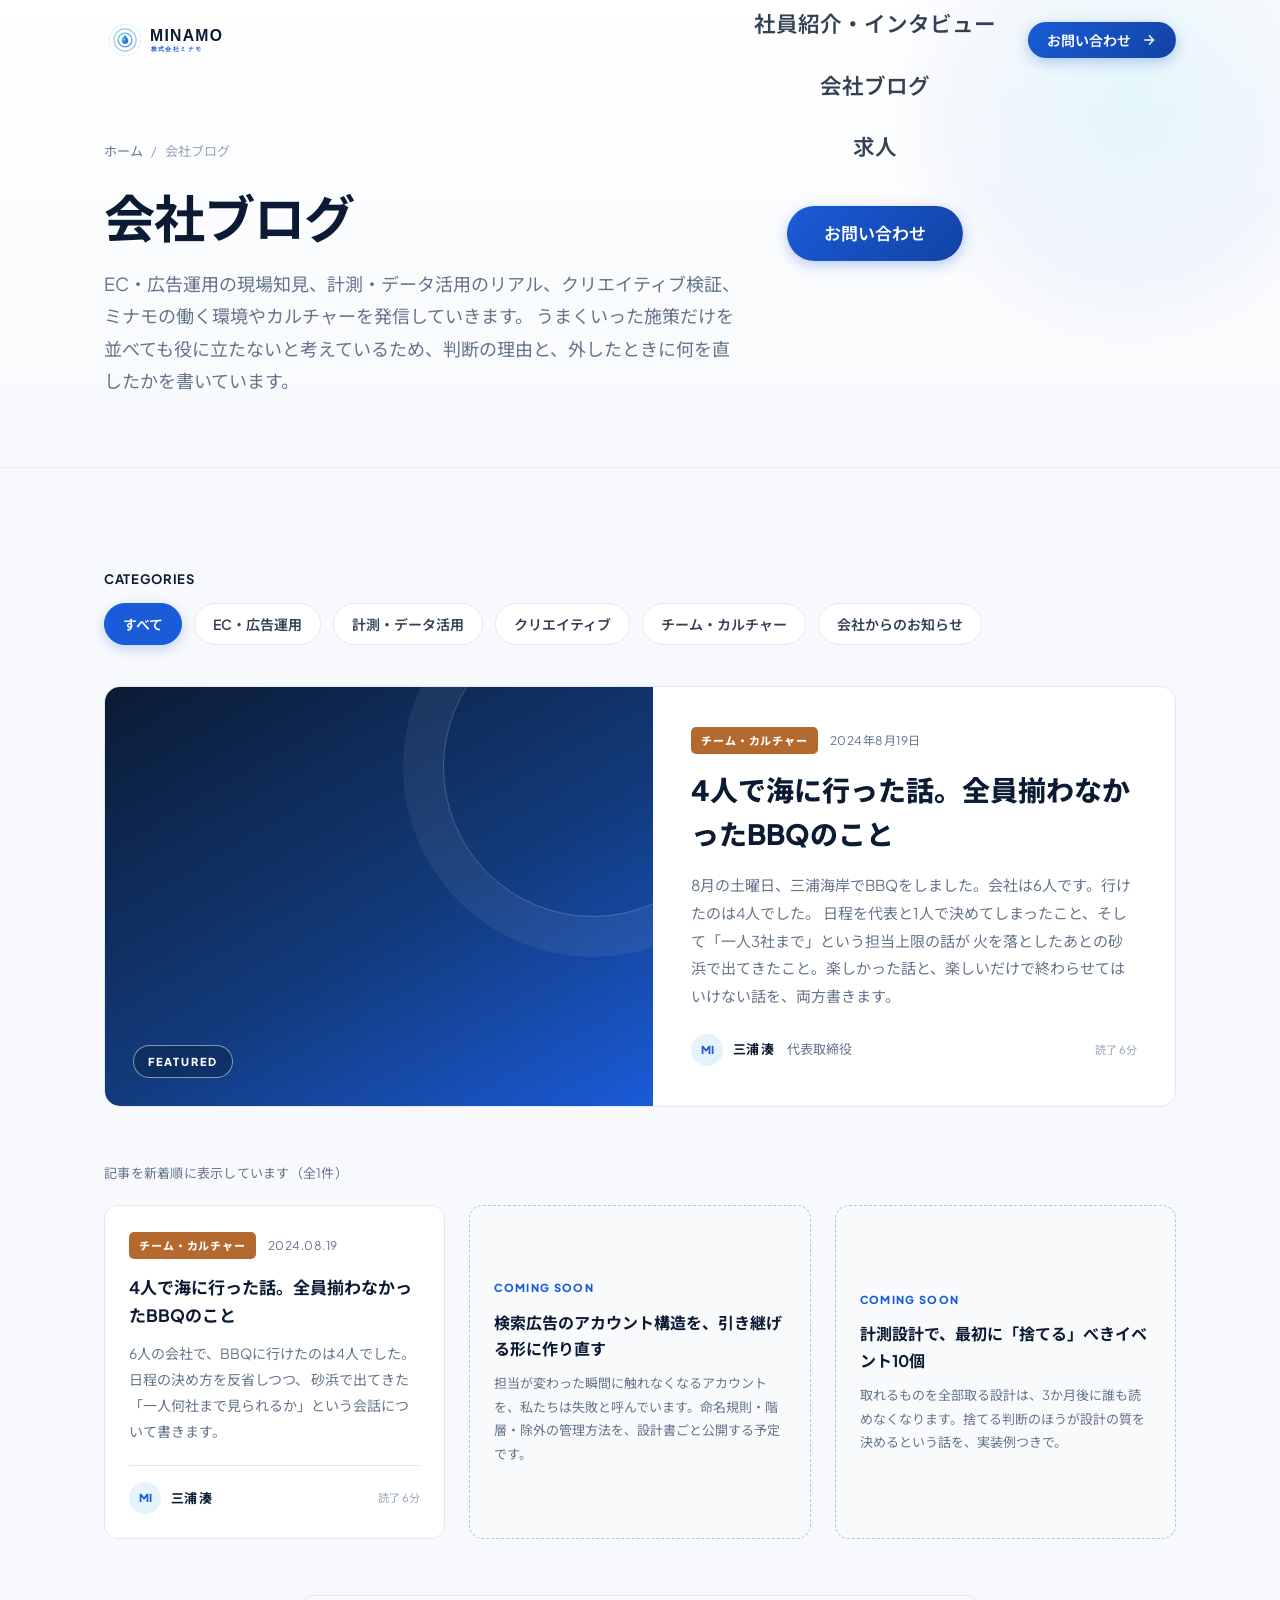
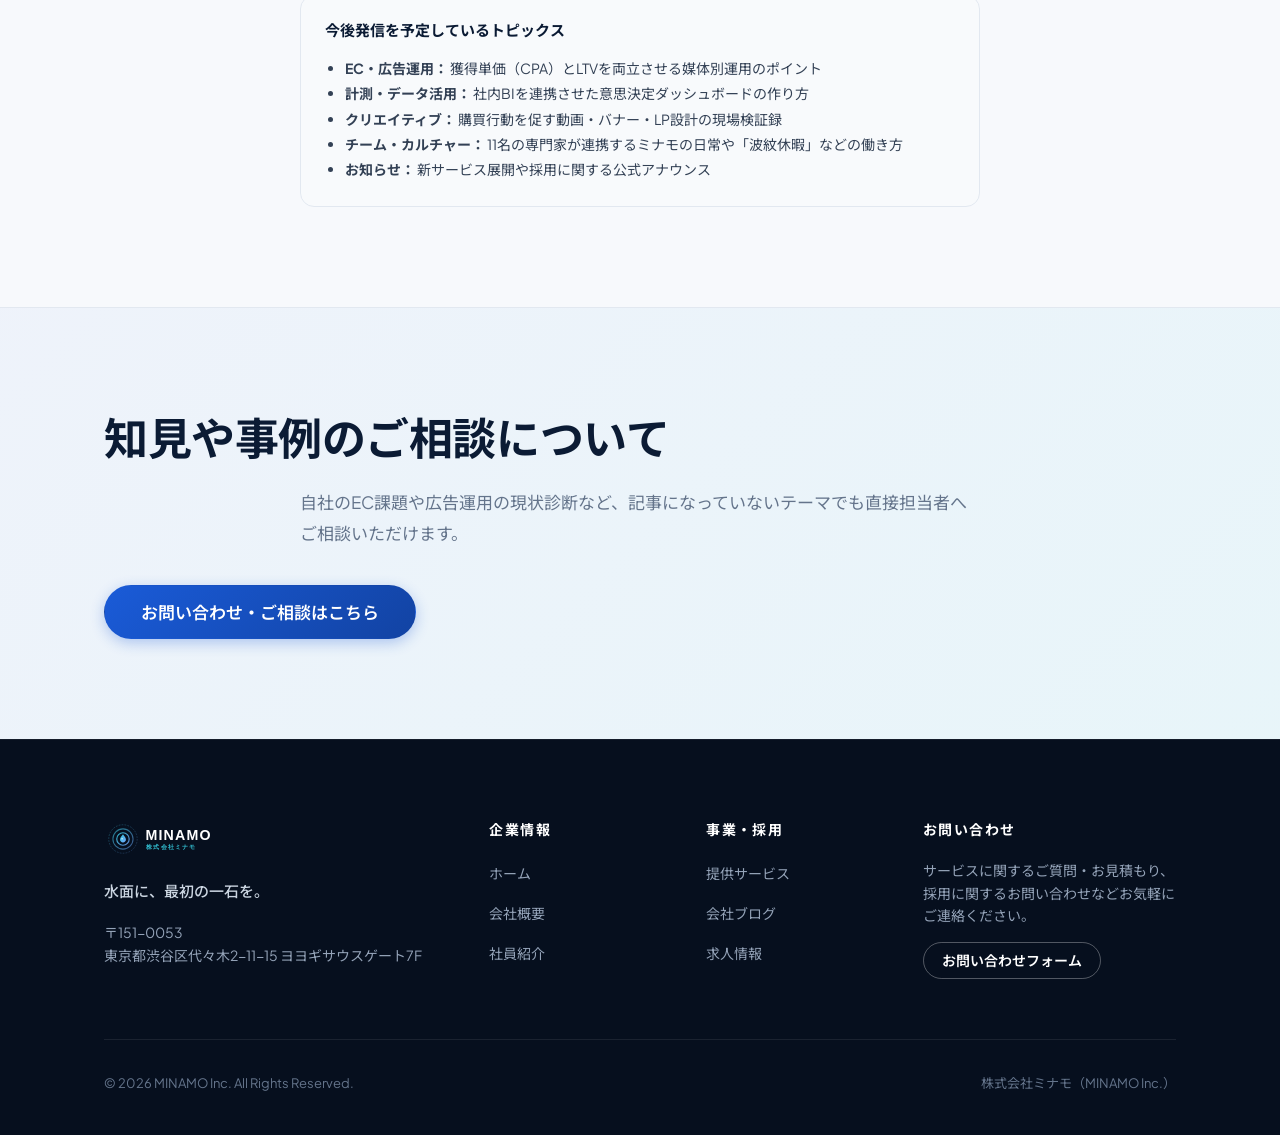
<file: blog.html>
<!-- Output: html -->
<!-- File: blog.html -->
<!DOCTYPE html>
<html lang="ja">
<head>
  <meta charset="UTF-8">
  <meta name="viewport" content="width=device-width, initial-scale=1.0">
  <title>会社ブログ｜株式会社ミナモ（MINAMO Inc.）</title>
  <meta name="description" content="株式会社ミナモ（MINAMO Inc.）の公式ブログです。EC・広告運用、計測・データ活用、クリエイティブ、チームカルチャー、会社からのお知らせをお届けします。">

  <link rel="canonical" href="https://minamo-inc.github.io/blog.html">

  <meta property="og:type" content="website">
  <meta property="og:site_name" content="株式会社ミナモ（MINAMO Inc.）">
  <meta property="og:title" content="会社ブログ｜株式会社ミナモ（MINAMO Inc.）">
  <meta property="og:description" content="EC・広告運用の現場知見、計測・データ活用のリアル、クリエイティブ検証、ミナモの働く環境やカルチャーを発信しています。">
  <meta property="og:url" content="https://minamo-inc.github.io/blog.html">
  <meta property="og:image" content="https://minamo-inc.github.io/assets/images/ogp-default.jpg">
  <meta name="twitter:card" content="summary_large_image">

  <link rel="icon" type="image/svg+xml" href="assets/images/favicon.svg">
  <link rel="alternate icon" href="assets/images/favicon.ico">
  <link rel="apple-touch-icon" href="assets/images/apple-touch-icon.png">
  <link rel="stylesheet" href="assets/css/style.css">
  <link rel="stylesheet" href="assets/css/animations.css">
  <style>
    /* ===== Blog Index Local Styles ===== */

    /* 注目記事 */
    .featured-post{
      display:grid;grid-template-columns:1.05fr 1fr;gap:0;
      border:1px solid var(--color-border,#E3E8EF);border-radius:16px;
      overflow:hidden;background:#fff;margin:32px 0 56px;
      transition:box-shadow .25s,transform .25s;
    }
    .featured-post:hover{transform:translateY(-3px);box-shadow:0 16px 38px rgba(11,27,52,.09);}
    .featured-visual{
      position:relative;min-height:340px;overflow:hidden;
      background:linear-gradient(150deg,#0B1B34,#123A7A 55%,#1A5BD8);
      display:flex;align-items:flex-end;padding:28px;
    }
    .featured-visual::after{
      content:"";position:absolute;right:-90px;top:-70px;width:300px;height:300px;
      border-radius:50%;border:1.5px solid rgba(255,255,255,.22);
      box-shadow:0 0 0 40px rgba(255,255,255,.06);
    }
    .featured-visual img{position:absolute;inset:0;width:100%;height:100%;object-fit:cover;}
    .featured-badge{
      position:relative;z-index:2;font-size:.6875rem;font-weight:800;letter-spacing:.18em;
      color:#fff;border:1px solid rgba(255,255,255,.5);border-radius:999px;
      padding:6px 14px;background:rgba(11,27,52,.35);
    }
    .featured-body{padding:40px 38px;}
    .featured-meta{display:flex;align-items:center;gap:12px;flex-wrap:wrap;margin-bottom:14px;}
    .featured-body h2{
      font-size:clamp(1.25rem,2.4vw,1.75rem);line-height:1.55;font-weight:800;
      color:var(--color-navy,#0B1B34);margin:0 0 16px;
    }
    .featured-body h2 a{color:inherit;text-decoration:none;}
    .featured-body h2 a:hover{color:var(--color-primary,#1A5BD8);}
    .featured-body p{
      font-size:.9375rem;line-height:1.85;color:var(--color-text-muted,#5B6472);margin:0 0 24px;
    }

    /* 記事カード */
    .post-grid{display:grid;grid-template-columns:repeat(auto-fill,minmax(316px,1fr));gap:24px;}
    .post-card{
      border:1px solid var(--color-border,#E3E8EF);border-radius:14px;background:#fff;
      padding:26px 24px 24px;display:flex;flex-direction:column;
      transition:transform .25s,box-shadow .25s,border-color .25s;
    }
    .post-card:hover{
      transform:translateY(-4px);box-shadow:0 14px 34px rgba(11,27,52,.08);
      border-color:rgba(26,91,216,.28);
    }
    .post-card[hidden],.coming-card[hidden]{display:none;}
    .post-card-top{display:flex;align-items:center;gap:12px;margin-bottom:14px;}
    .post-card h3{
      font-size:1.0625rem;line-height:1.65;font-weight:700;
      color:var(--color-navy,#0B1B34);margin:0 0 12px;
    }
    .post-card h3 a{color:inherit;text-decoration:none;}
    .post-card h3 a:hover{color:var(--color-primary,#1A5BD8);}
    .post-card .excerpt{
      font-size:.875rem;line-height:1.85;color:var(--color-text-muted,#5B6472);margin:0 0 20px;
    }
    .post-card-foot{margin-top:auto;padding-top:16px;border-top:1px solid var(--color-border,#E3E8EF);}

    /* 共通パーツ */
    .cat-tag{
      display:inline-block;font-size:.6875rem;font-weight:800;letter-spacing:.08em;
      color:#fff;background:var(--color-primary,#1A5BD8);padding:4px 10px;border-radius:5px;
      white-space:nowrap;
    }
    .cat-tag.c-ec{background:#1A5BD8;}
    .cat-tag.c-data{background:#34C6D9;color:#0B1B34;}
    .cat-tag.c-creative{background:#7A5AC4;}
    .cat-tag.c-culture{background:#B4692F;}
    .cat-tag.c-news{background:#0B1B34;}
    .post-date{font-size:.75rem;color:var(--color-text-muted,#5B6472);letter-spacing:.04em;}
    .byline{display:flex;align-items:center;gap:10px;font-size:.8125rem;color:var(--color-text-muted,#5B6472);}
    .byline .ava{
      width:32px;height:32px;border-radius:50%;flex:none;overflow:hidden;
      display:flex;align-items:center;justify-content:center;
      background:linear-gradient(150deg,#EAF1FF,#E1F5F8);
      color:var(--color-primary,#1A5BD8);font-weight:800;font-size:.6875rem;
    }
    .byline .ava img{width:100%;height:100%;object-fit:cover;}
    .byline b{color:var(--color-navy,#0B1B34);font-weight:700;}
    .byline .rt{margin-left:auto;font-size:.6875rem;color:var(--color-text-light,#94A3B8);}

    /* 準備中カード */
    .coming-card{
      border:1px dashed rgba(26,91,216,.32);border-radius:14px;background:#F8FAFC;
      padding:26px 24px;display:flex;flex-direction:column;justify-content:center;
    }
    .coming-card .label{
      font-size:.6875rem;font-weight:800;letter-spacing:.12em;
      color:var(--color-primary,#1A5BD8);margin-bottom:12px;
    }
    .coming-card h3{
      font-size:1rem;line-height:1.65;font-weight:700;
      color:var(--color-navy,#0B1B34);margin:0 0 10px;
    }
    .coming-card p{font-size:.8125rem;line-height:1.8;color:var(--color-text-muted,#5B6472);margin:0;}

    /* 件数表示 */
    .result-count{
      font-size:.8125rem;color:var(--color-text-muted,#5B6472);
      margin:28px 0 20px;letter-spacing:.02em;
    }
    .no-result{text-align:center;padding:56px 20px;color:var(--color-text-muted,#5B6472);font-size:.9375rem;}

    @media(max-width:860px){
      .featured-post{grid-template-columns:1fr;}
      .featured-visual{min-height:200px;}
      .featured-body{padding:30px 26px;}
    }
  </style>
</head>
<body>

  <!-- Site Header -->
  <header class="site-header">
    <div class="container header-inner">
      <a href="index.html" class="site-brand" aria-label="株式会社ミナモ ホーム">
        <img src="assets/images/logo.svg" alt="株式会社ミナモ MINAMO Inc.">
      </a>
      <nav class="nav-desktop" aria-label="メインナビゲーション">
        <!-- Output: html -->
<!-- File: 全ページ共通 — mobile-nav-overlay の ul を差し替え -->
<ul class="mobile-nav-links">
  <li><a href="index.html" class="nav-link">ホーム</a></li>
  <li><a href="company.html" class="nav-link">会社概要</a></li>
  <li><a href="services.html" class="nav-link">提供サービス</a></li>
  <li><a href="team.html" class="nav-link">社員紹介・インタビュー</a></li>
  <li><a href="blog.html" class="nav-link">会社ブログ</a></li>
  <li><a href="careers.html" class="nav-link">求人</a></li>
  <li style="margin-top: 16px;">
    <button class="btn btn-primary btn-lg" data-open-modal="contact">お問い合わせ</button>
  </li>
</ul>
        <div class="header-cta">
          <button class="btn btn-primary btn-sm" data-open-modal="contact">
            お問い合わせ
            <svg class="btn-icon" viewBox="0 0 24 24" fill="none" stroke="currentColor" stroke-width="2"><path d="M5 12h14M12 5l7 7-7 7"/></svg>
          </button>
        </div>
      </nav>
      <button class="mobile-toggle" aria-label="メニューを開閉する">
        <span class="hamburger-line"></span>
        <span class="hamburger-line"></span>
        <span class="hamburger-line"></span>
      </button>
    </div>
  </header>

  <!-- Mobile Nav Overlay -->
  <div class="mobile-nav-overlay">
    <ul class="mobile-nav-links">
      <li><a href="index.html" class="nav-link">ホーム</a></li>
      <li><a href="company.html" class="nav-link">会社概要</a></li>
      <li><a href="services.html" class="nav-link">提供サービス</a></li>
      <li><a href="team.html" class="nav-link">社員紹介</a></li>
      <li><a href="blog.html" class="nav-link active">会社ブログ</a></li>
      <li><a href="careers.html" class="nav-link">求人</a></li>
      <li style="margin-top: 16px;">
        <button class="btn btn-primary btn-lg" data-open-modal="contact">お問い合わせ</button>
      </li>
    </ul>
  </div>

  <!-- Subpage Hero -->
  <div class="subpage-hero">
    <div class="container">
      <nav class="breadcrumbs" aria-label="パンくずリスト">
        <a href="index.html">ホーム</a>
        <span>/</span>
        <span>会社ブログ</span>
      </nav>
      <h1 class="subpage-title">会社ブログ</h1>
      <p class="subpage-desc">
        EC・広告運用の現場知見、計測・データ活用のリアル、クリエイティブ検証、ミナモの働く環境やカルチャーを発信していきます。
        うまくいった施策だけを並べても役に立たないと考えているため、判断の理由と、外したときに何を直したかを書いています。
      </p>
    </div>
  </div>

  <!-- Blog Main Section -->
  <section class="section">
    <div class="container">

      <!-- Category Filter Pills -->
      <div class="reveal">
        <div style="font-size: 0.8125rem; font-weight: 700; color: var(--color-navy); margin-bottom: 12px; letter-spacing: 0.05em;">
          CATEGORIES
        </div>
        <div class="category-pills" id="category-pills">
          <button class="category-pill active" data-cat="">すべて</button>
          <button class="category-pill" data-cat="ec">EC・広告運用</button>
          <button class="category-pill" data-cat="data">計測・データ活用</button>
          <button class="category-pill" data-cat="creative">クリエイティブ</button>
          <button class="category-pill" data-cat="culture">チーム・カルチャー</button>
          <button class="category-pill" data-cat="news">会社からのお知らせ</button>
        </div>
      </div>

      <!-- Featured Post -->
      <article class="featured-post reveal reveal-delay-1" data-cat="culture">
        <a class="featured-visual" href="blog-summer-bbq-2024.html" aria-label="「4人で海に行った話。」を読む">
          <!-- <img src="assets/images/blog/2024-08-bbq/ogp.jpg" alt="三浦海岸でのBBQの様子"> -->
          <span class="featured-badge">FEATURED</span>
        </a>
        <div class="featured-body">
          <div class="featured-meta">
            <span class="cat-tag c-culture">チーム・カルチャー</span>
            <time class="post-date" datetime="2024-08-19">2024年8月19日</time>
          </div>
          <h2><a href="blog-summer-bbq-2024.html">4人で海に行った話。全員揃わなかったBBQのこと</a></h2>
          <p>
            8月の土曜日、三浦海岸でBBQをしました。会社は6人です。行けたのは4人でした。
            日程を代表と1人で決めてしまったこと、そして「一人3社まで」という担当上限の話が
            火を落としたあとの砂浜で出てきたこと。楽しかった話と、楽しいだけで終わらせてはいけない話を、両方書きます。
          </p>
          <div class="byline">
            <span class="ava">MI</span>
            <span><b>三浦 湊</b>　代表取締役</span>
            <span class="rt">読了 6分</span>
          </div>
        </div>
      </article>

      <!-- Result Count -->
      <p class="result-count" id="result-count">記事を新着順に表示しています（全1件）</p>

      <!-- Post Grid -->
      <div class="post-grid reveal reveal-delay-2" id="post-grid">

        <!-- 記事01 -->
        <article class="post-card" data-cat="culture">
          <div class="post-card-top">
            <span class="cat-tag c-culture">チーム・カルチャー</span>
            <time class="post-date" datetime="2024-08-19">2024.08.19</time>
          </div>
          <h3><a href="blog-summer-bbq-2024.html">4人で海に行った話。全員揃わなかったBBQのこと</a></h3>
          <p class="excerpt">
            6人の会社で、BBQに行けたのは4人でした。日程の決め方を反省しつつ、
            砂浜で出てきた「一人何社まで見られるか」という会話について書きます。
          </p>
          <div class="post-card-foot">
            <div class="byline">
              <span class="ava">MI</span>
              <span><b>三浦 湊</b></span>
              <span class="rt">読了 6分</span>
            </div>
          </div>
        </article>

        <!-- 公開予定 -->
        <article class="coming-card" data-cat="ec">
          <p class="label">COMING SOON</p>
          <h3>検索広告のアカウント構造を、引き継げる形に作り直す</h3>
          <p>担当が変わった瞬間に触れなくなるアカウントを、私たちは失敗と呼んでいます。命名規則・階層・除外の管理方法を、設計書ごと公開する予定です。</p>
        </article>

        <article class="coming-card" data-cat="data">
          <p class="label">COMING SOON</p>
          <h3>計測設計で、最初に「捨てる」べきイベント10個</h3>
          <p>取れるものを全部取る設計は、3か月後に誰も読めなくなります。捨てる判断のほうが設計の質を決めるという話を、実装例つきで。</p>
        </article>

      </div>

      <!-- No Result -->
      <p class="no-result" id="no-result" hidden>該当するカテゴリの記事はまだありません。</p>

      <!-- Roadmap -->
      <div class="reveal" style="max-width: 680px; margin: 56px auto 0; background: #F8FAFC; border: 1px solid var(--color-border); border-radius: var(--radius-md); padding: 24px;">
        <h4 style="font-size: 0.9375rem; color: var(--color-navy); margin-bottom: 16px; font-weight: 700;">
          今後発信を予定しているトピックス
        </h4>
        <ul style="padding-left: 20px; font-size: 0.875rem; color: var(--color-text-body); line-height: 1.8;">
          <li><strong>EC・広告運用：</strong> 獲得単価（CPA）とLTVを両立させる媒体別運用のポイント</li>
          <li><strong>計測・データ活用：</strong> 社内BIを連携させた意思決定ダッシュボードの作り方</li>
          <li><strong>クリエイティブ：</strong> 購買行動を促す動画・バナー・LP設計の現場検証録</li>
          <li><strong>チーム・カルチャー：</strong> 11名の専門家が連携するミナモの日常や「波紋休暇」などの働き方</li>
          <li><strong>お知らせ：</strong> 新サービス展開や採用に関する公式アナウンス</li>
        </ul>
      </div>

    </div>
  </section>

  <!-- CTA Section -->
  <section class="section" style="background: linear-gradient(135deg, rgba(26, 91, 216, 0.04) 0%, rgba(52, 198, 217, 0.08) 100%); border-top: 1px solid var(--color-border);">
    <div class="container text-center reveal">
      <h2 class="section-title" style="margin-bottom: 20px;">知見や事例のご相談について</h2>
      <p class="section-lead" style="margin-left: auto; margin-right: auto; margin-bottom: 36px;">
        自社のEC課題や広告運用の現状診断など、記事になっていないテーマでも直接担当者へご相談いただけます。
      </p>
      <button class="btn btn-primary btn-lg" data-open-modal="contact">お問い合わせ・ご相談はこちら</button>
    </div>
  </section>

  <!-- Site Footer -->
  <footer class="site-footer">
    <div class="container">
      <div class="footer-top">
        <div>
          <div class="footer-brand">
            <img src="assets/images/logo-white.svg" alt="株式会社ミナモ MINAMO Inc.">
          </div>
          <p class="footer-copy-text">水面に、最初の一石を。</p>
          <address class="footer-address">
            〒151-0053<br>
            東京都渋谷区代々木2-11-15 ヨヨギサウスゲート7F
          </address>
        </div>
        <div>
          <h4 class="footer-heading">企業情報</h4>
          <ul class="footer-links">
            <li><a href="index.html">ホーム</a></li>
            <li><a href="company.html">会社概要</a></li>
            <li><a href="team.html">社員紹介</a></li>
          </ul>
        </div>
        <div>
          <h4 class="footer-heading">事業・採用</h4>
          <ul class="footer-links">
            <li><a href="services.html">提供サービス</a></li>
            <li><a href="blog.html">会社ブログ</a></li>
            <li><a href="careers.html">求人情報</a></li>
          </ul>
        </div>
        <div>
          <h4 class="footer-heading">お問い合わせ</h4>
          <p style="font-size: 0.875rem; color: #94A3B8; margin-bottom: 16px; line-height: 1.6;">
            サービスに関するご質問・お見積もり、採用に関するお問い合わせなどお気軽にご連絡ください。
          </p>
          <button class="btn btn-outline-white btn-sm" data-open-modal="contact">お問い合わせフォーム</button>
        </div>
      </div>
      <div class="footer-bottom">
        <div>&copy; <span data-current-year>2026</span> MINAMO Inc. All Rights Reserved.</div>
        <div>株式会社ミナモ（MINAMO Inc.）</div>
      </div>
    </div>
  </footer>

  <!-- Contact Modal -->
  <div class="modal-backdrop" id="contact-modal" role="dialog" aria-modal="true" aria-labelledby="modal-title">
    <div class="modal-dialog">
      <div class="modal-header">
        <div>
          <h3 class="modal-title" id="modal-title">お問い合わせ</h3>
          <p style="font-size: 0.875rem; color: var(--color-text-muted); margin-top: 4px;">
            株式会社ミナモへのお問い合わせ・ご相談窓口です
          </p>
        </div>
        <button class="modal-close-btn" data-close-modal aria-label="閉じる">
          <svg width="24" height="24" viewBox="0 0 24 24" fill="none" stroke="currentColor" stroke-width="2"><path d="M18 6L6 18M6 6l12 12"/></svg>
        </button>
      </div>
      <div class="modal-body">
        <div id="contact-success-msg" style="display: none; text-align: center; padding: 32px 16px;">
          <div style="width: 56px; height: 56px; background: rgba(52, 198, 217, 0.15); border-radius: 50%; display: flex; align-items: center; justify-content: center; margin: 0 auto 16px; color: var(--color-primary);">
            <svg width="28" height="28" viewBox="0 0 24 24" fill="none" stroke="currentColor" stroke-width="2"><polyline points="20 6 9 17 4 12"/></svg>
          </div>
          <h4 style="font-size: 1.25rem; margin-bottom: 8px; color: var(--color-navy);">送信が完了しました</h4>
          <p style="color: var(--color-text-muted); font-size: 0.9375rem;">
            お問い合わせいただきありがとうございます。<br>担当者より通常2営業日以内にご連絡いたします。
          </p>
          <button class="btn btn-outline btn-sm" data-close-modal style="margin-top: 24px;">閉じる</button>
        </div>

        <form id="contact-form" action="https://formspree.io/f/XXXXXXXX" method="POST">
          <input type="hidden" name="_subject" value="【MINAMO】Webサイトからのお問い合わせ">
          <input type="hidden" name="_replyto" value="">
          <input type="hidden" name="_page" value="blog.html">

          <div class="form-group">
            <label class="form-label" for="contact-name">お名前<span class="badge-req">必須</span></label>
            <input class="form-input" type="text" id="contact-name" name="name" placeholder="山田 太郎" required>
          </div>
          <div class="form-group">
            <label class="form-label" for="contact-company">貴社名<span class="badge-req">必須</span></label>
            <input class="form-input" type="text" id="contact-company" name="company" placeholder="株式会社○○" required>
          </div>
          <div class="form-group">
            <label class="form-label" for="contact-email">メールアドレス<span class="badge-req">必須</span></label>
            <input class="form-input" type="email" id="contact-email" name="email" placeholder="example@minamo.co.jp" required>
          </div>
          <div class="form-group">
            <label class="form-label" for="contact-category">お問い合わせ種別</label>
            <select class="form-select" id="contact-category" name="category">
              <option value="service">提供サービスについて（広告・EC・計測・研修）</option>
              <option value="careers">採用・求人について</option>
              <option value="other">その他のお問い合わせ</option>
            </select>
          </div>
          <div class="form-group">
            <label class="form-label" for="contact-message">お問い合わせ内容<span class="badge-req">必須</span></label>
            <textarea class="form-textarea" id="contact-message" name="message" placeholder="現在抱えている課題やご相談内容をご記入ください。" required></textarea>
          </div>
          <p style="font-size: 0.75rem; color: var(--color-text-light); margin-bottom: 20px; line-height: 1.6;">
            ※ご入力いただいた個人情報は、お問い合わせへの対応およびご連絡の目的にのみ利用いたします。
          </p>
          <button type="submit" class="btn btn-primary" style="width: 100%;">送信する</button>
        </form>
      </div>
    </div>
  </div>

  <script src="assets/js/main.js" defer></script>
</body>
</html>
</file>
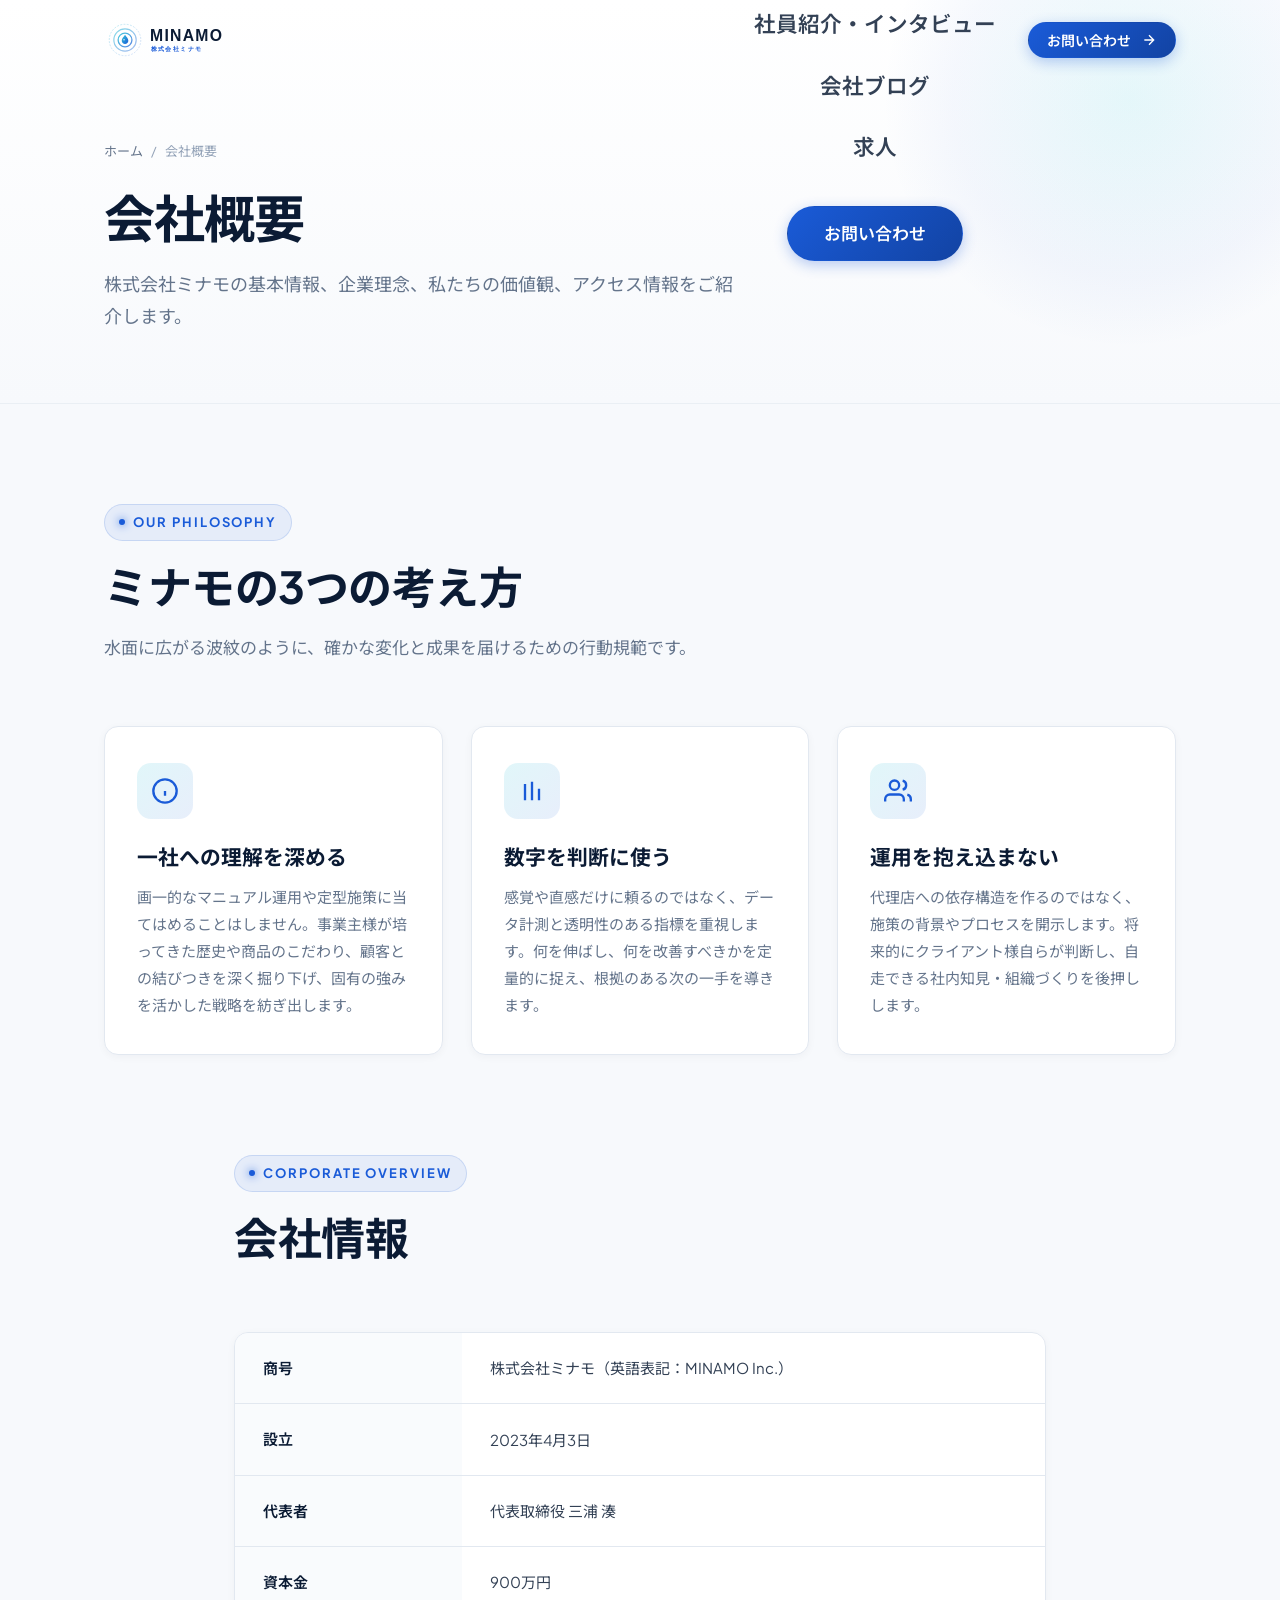
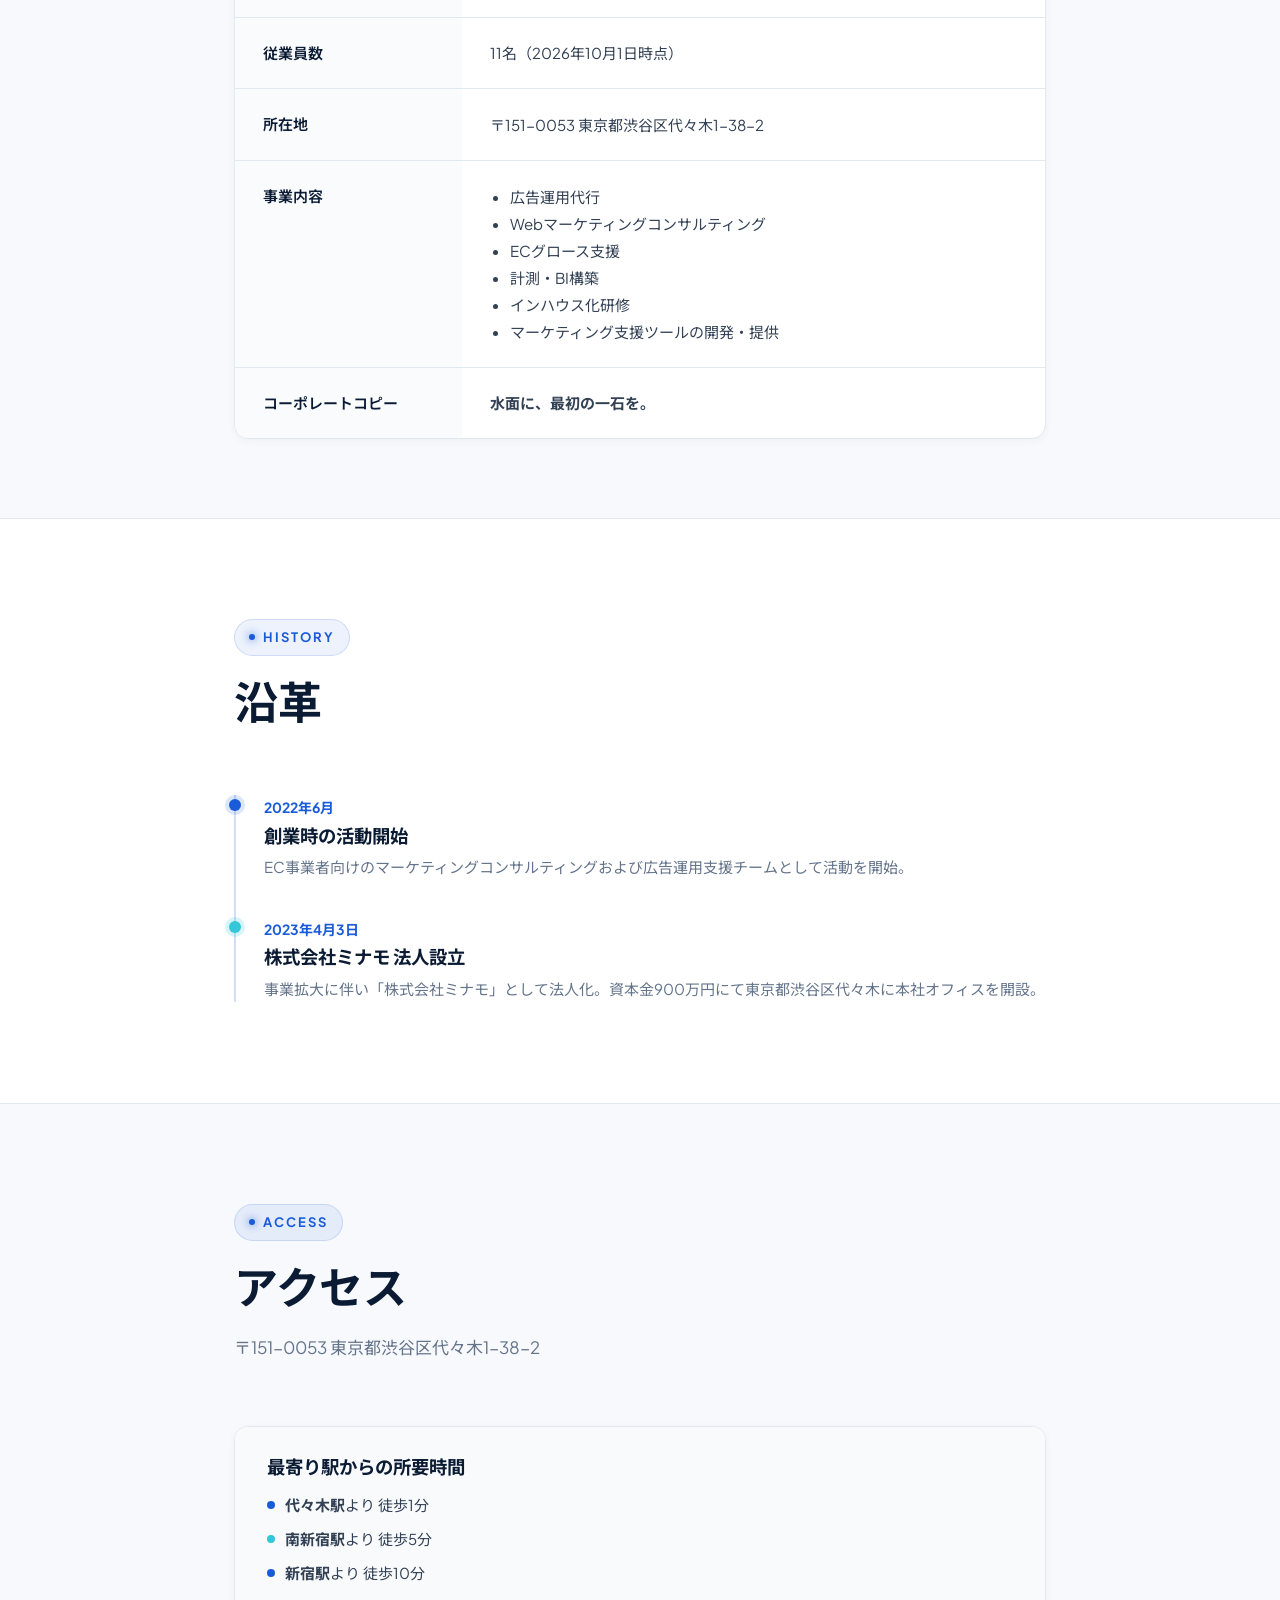
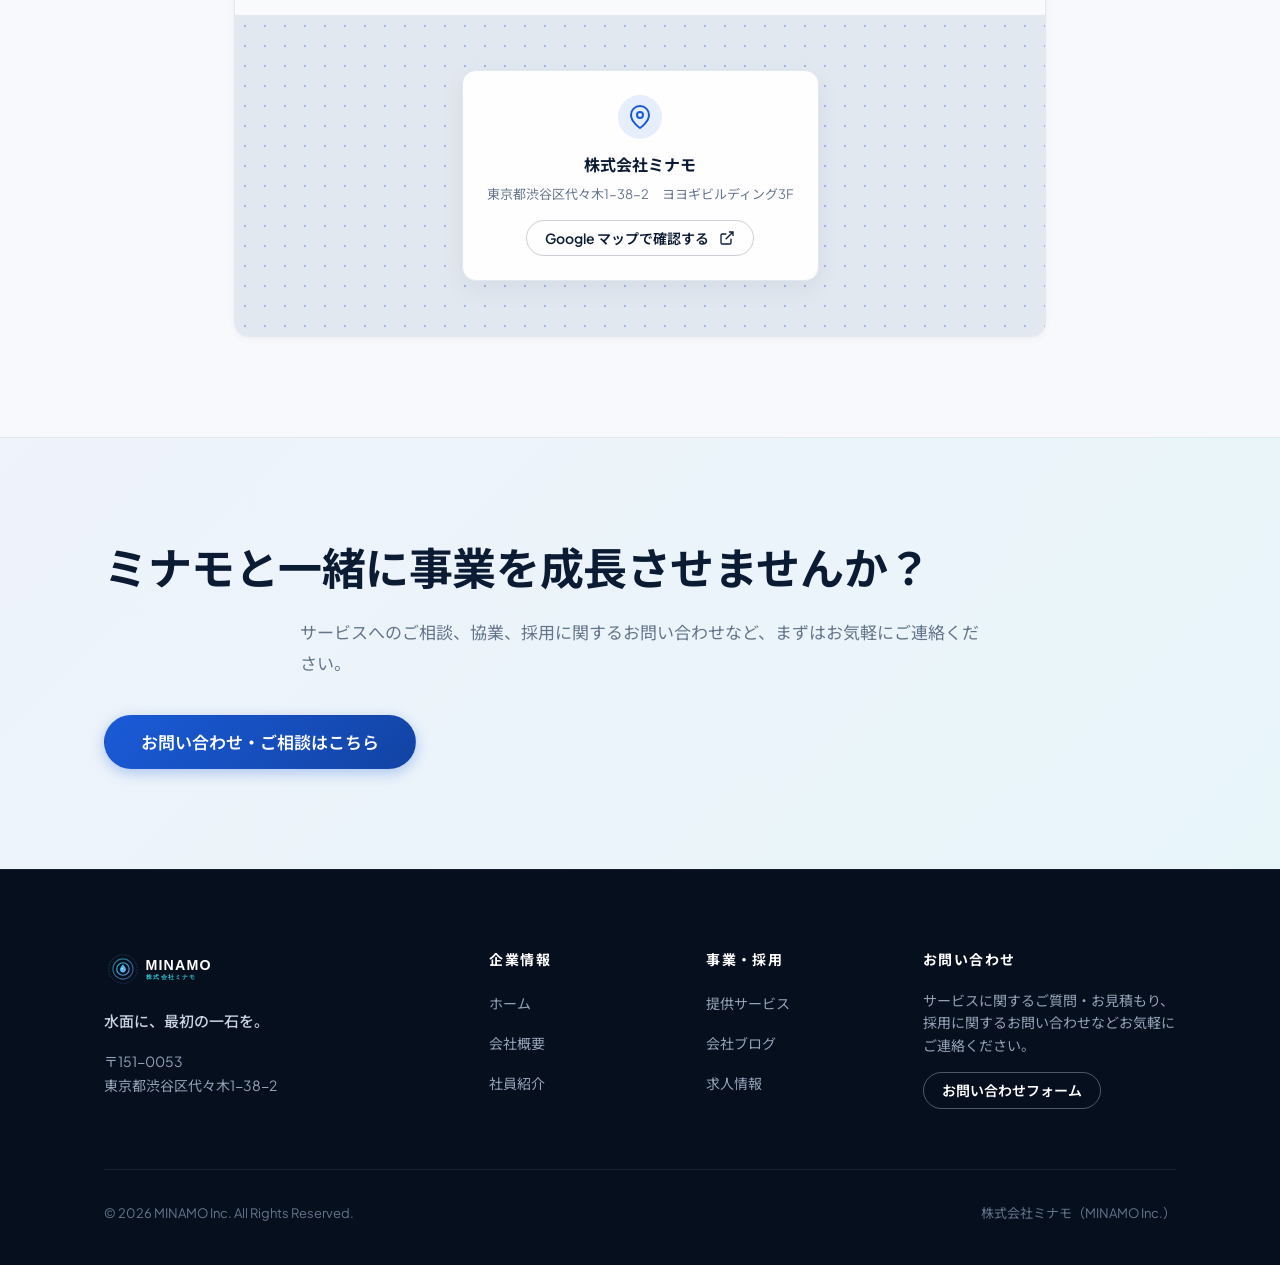
<file: company.html>
<!-- Output: html -->
<!DOCTYPE html>
<html lang="ja">
<head>
  <meta charset="UTF-8">
  <meta name="viewport" content="width=device-width, initial-scale=1.0">
  <title>会社概要｜株式会社ミナモ（MINAMO Inc.）</title>
  <meta name="description" content="株式会社ミナモ（MINAMO Inc.）の会社概要ページです。商号、代表者、所在地、資本金、会社の考え方、アクセス情報などを掲載しています。">
  <link rel="icon" type="image/svg+xml" href="assets/images/favicon.svg">
  <link rel="stylesheet" href="assets/css/style.css">
  <link rel="stylesheet" href="assets/css/animations.css">
</head>
<body>

  <!-- Site Header -->
  <header class="site-header">
    <div class="container header-inner">
      <a href="index.html" class="site-brand" aria-label="株式会社ミナモ ホーム">
        <img src="assets/images/logo.svg" alt="株式会社ミナモ MINAMO Inc.">
      </a>
      <nav class="nav-desktop" aria-label="メインナビゲーション">
        <!-- Output: html -->
<!-- File: 全ページ共通 — mobile-nav-overlay の ul を差し替え -->
<ul class="mobile-nav-links">
  <li><a href="index.html" class="nav-link">ホーム</a></li>
  <li><a href="company.html" class="nav-link">会社概要</a></li>
  <li><a href="services.html" class="nav-link">提供サービス</a></li>
  <li><a href="team.html" class="nav-link">社員紹介・インタビュー</a></li>
  <li><a href="blog.html" class="nav-link">会社ブログ</a></li>
  <li><a href="careers.html" class="nav-link">求人</a></li>
  <li style="margin-top: 16px;">
    <button class="btn btn-primary btn-lg" data-open-modal="contact">お問い合わせ</button>
  </li>
</ul>
        <div class="header-cta">
          <button class="btn btn-primary btn-sm" data-open-modal="contact">
            お問い合わせ
            <svg class="btn-icon" viewBox="0 0 24 24" fill="none" stroke="currentColor" stroke-width="2"><path d="M5 12h14M12 5l7 7-7 7"/></svg>
          </button>
        </div>
      </nav>
      <button class="mobile-toggle" aria-label="メニューを開閉する">
        <span class="hamburger-line"></span>
        <span class="hamburger-line"></span>
        <span class="hamburger-line"></span>
      </button>
    </div>
  </header>

  <!-- Mobile Nav Overlay -->
  <div class="mobile-nav-overlay">
    <ul class="mobile-nav-links">
      <li><a href="index.html" class="nav-link">ホーム</a></li>
      <li><a href="company.html" class="nav-link active">会社概要</a></li>
      <li><a href="services.html" class="nav-link">提供サービス</a></li>
      <li><a href="team.html" class="nav-link">社員紹介</a></li>
      <li><a href="blog.html" class="nav-link">会社ブログ</a></li>
      <li><a href="careers.html" class="nav-link">求人</a></li>
      <li style="margin-top: 16px;">
        <button class="btn btn-primary btn-lg" data-open-modal="contact">お問い合わせ</button>
      </li>
    </ul>
  </div>

  <!-- Subpage Hero -->
  <div class="subpage-hero">
    <div class="container">
      <nav class="breadcrumbs" aria-label="パンくずリスト">
        <a href="index.html">ホーム</a>
        <span>/</span>
        <span>会社概要</span>
      </nav>
      <h1 class="subpage-title">会社概要</h1>
      <p class="subpage-desc">
        株式会社ミナモの基本情報、企業理念、私たちの価値観、アクセス情報をご紹介します。
      </p>
    </div>
  </div>

  <!-- 1. Philosophy: 会社の考え方 -->
  <section class="section" style="padding-bottom: 60px;">
    <div class="container">
      <div class="section-header reveal">
        <div class="section-tag">
          <span class="section-tag-dot"></span>
          <span>Our Philosophy</span>
        </div>
        <h2 class="section-title">ミナモの3つの考え方</h2>
        <p class="section-lead">
          水面に広がる波紋のように、確かな変化と成果を届けるための行動規範です。
        </p>
      </div>

      <div class="grid-3 reveal reveal-delay-1">
        <!-- 1: 一社への理解を深める -->
        <div class="card">
          <div class="card-icon-wrap">
            <svg viewBox="0 0 24 24" fill="none" stroke="currentColor" stroke-width="2"><circle cx="12" cy="12" r="10"/><path d="M12 16v-4M12 8h.01"/></svg>
          </div>
          <h3 style="font-size: 1.3rem; margin-bottom: 12px; color: var(--color-navy);">一社への理解を深める</h3>
          <p style="color: var(--color-text-muted); font-size: 0.9375rem; line-height: 1.8;">
            画一的なマニュアル運用や定型施策に当てはめることはしません。事業主様が培ってきた歴史や商品のこだわり、顧客との結びつきを深く掘り下げ、固有の強みを活かした戦略を紡ぎ出します。
          </p>
        </div>

        <!-- 2: 数字を判断に使う -->
        <div class="card">
          <div class="card-icon-wrap">
            <svg viewBox="0 0 24 24" fill="none" stroke="currentColor" stroke-width="2"><path d="M18 20V10M12 20V4M6 20v-14"/></svg>
          </div>
          <h3 style="font-size: 1.3rem; margin-bottom: 12px; color: var(--color-navy);">数字を判断に使う</h3>
          <p style="color: var(--color-text-muted); font-size: 0.9375rem; line-height: 1.8;">
            感覚や直感だけに頼るのではなく、データ計測と透明性のある指標を重視します。何を伸ばし、何を改善すべきかを定量的に捉え、根拠のある次の一手を導きます。
          </p>
        </div>

        <!-- 3: 運用を抱え込まない -->
        <div class="card">
          <div class="card-icon-wrap">
            <svg viewBox="0 0 24 24" fill="none" stroke="currentColor" stroke-width="2"><path d="M17 21v-2a4 4 0 0 0-4-4H5a4 4 0 0 0-4 4v2"/><circle cx="9" cy="7" r="4"/><path d="M23 21v-2a4 4 0 0 0-3-3.87"/><path d="M16 3.13a4 4 0 0 1 0 7.75"/></svg>
          </div>
          <h3 style="font-size: 1.3rem; margin-bottom: 12px; color: var(--color-navy);">運用を抱え込まない</h3>
          <p style="color: var(--color-text-muted); font-size: 0.9375rem; line-height: 1.8;">
            代理店への依存構造を作るのではなく、施策の背景やプロセスを開示します。将来的にクライアント様自らが判断し、自走できる社内知見・組織づくりを後押しします。
          </p>
        </div>
      </div>
    </div>
  </section>

  <!-- 2. Company Information Table -->
  <section class="section" style="padding-top: 40px; padding-bottom: 80px;">
    <div class="container container-narrow">
      <div class="section-header reveal">
        <div class="section-tag">
          <span class="section-tag-dot"></span>
          <span>Corporate Overview</span>
        </div>
        <h2 class="section-title">会社情報</h2>
      </div>

      <div class="reveal reveal-delay-1">
        <table class="info-table">
          <tbody>
            <tr>
              <th>商号</th>
              <td>株式会社ミナモ（英語表記：MINAMO Inc.）</td>
            </tr>
            <tr>
              <th>設立</th>
              <td>2023年4月3日</td>
            </tr>
            <tr>
              <th>代表者</th>
              <td>代表取締役 三浦 湊</td>
            </tr>
            <tr>
              <th>資本金</th>
              <td>900万円</td>
            </tr>
            <tr>
              <th>従業員数</th>
              <td>11名（2026年10月1日時点）</td>
            </tr>
            <tr>
              <th>所在地</th>
              <td>〒151-0053 東京都渋谷区代々木1-38-2</td>
            </tr>
            <tr>
              <th>事業内容</th>
              <td>
                <ul style="padding-left: 20px; margin: 0; line-height: 1.8;">
                  <li>広告運用代行</li>
                  <li>Webマーケティングコンサルティング</li>
                  <li>ECグロース支援</li>
                  <li>計測・BI構築</li>
                  <li>インハウス化研修</li>
                  <li>マーケティング支援ツールの開発・提供</li>
                </ul>
              </td>
            </tr>
            <tr>
              <th>コーポレートコピー</th>
              <td><strong>水面に、最初の一石を。</strong></td>
            </tr>
          </tbody>
        </table>
      </div>
    </div>
  </section>

  <!-- 3. History (沿革) -->
  <section class="section" style="background-color: #FFFFFF; border-top: 1px solid var(--color-border); border-bottom: 1px solid var(--color-border);">
    <div class="container container-narrow">
      <div class="section-header reveal">
        <div class="section-tag">
          <span class="section-tag-dot"></span>
          <span>History</span>
        </div>
        <h2 class="section-title">沿革</h2>
      </div>

      <div class="reveal reveal-delay-1" style="position: relative; padding-left: 28px; border-left: 2px solid rgba(26, 91, 216, 0.2);">
        <div style="margin-bottom: 36px; position: relative;">
          <div style="position: absolute; left: -35px; top: 4px; width: 12px; height: 12px; border-radius: 50%; background-color: var(--color-primary); box-shadow: 0 0 0 4px rgba(26, 91, 216, 0.15);"></div>
          <div style="font-size: 0.875rem; font-weight: 700; color: var(--color-primary); margin-bottom: 4px;">2022年6月</div>
          <h3 style="font-size: 1.15rem; margin-bottom: 6px;">創業時の活動開始</h3>
          <p style="color: var(--color-text-muted); font-size: 0.9375rem;">
            EC事業者向けのマーケティングコンサルティングおよび広告運用支援チームとして活動を開始。
          </p>
        </div>

        <div style="position: relative;">
          <div style="position: absolute; left: -35px; top: 4px; width: 12px; height: 12px; border-radius: 50%; background-color: var(--color-accent); box-shadow: 0 0 0 4px rgba(52, 198, 217, 0.2);"></div>
          <div style="font-size: 0.875rem; font-weight: 700; color: var(--color-primary); margin-bottom: 4px;">2023年4月3日</div>
          <h3 style="font-size: 1.15rem; margin-bottom: 6px;">株式会社ミナモ 法人設立</h3>
          <p style="color: var(--color-text-muted); font-size: 0.9375rem;">
            事業拡大に伴い「株式会社ミナモ」として法人化。資本金900万円にて東京都渋谷区代々木に本社オフィスを開設。
          </p>
        </div>
      </div>
    </div>
  </section>

  <!-- 4. Access & Map -->
  <section class="section">
    <div class="container container-narrow">
      <div class="section-header reveal">
        <div class="section-tag">
          <span class="section-tag-dot"></span>
          <span>Access</span>
        </div>
        <h2 class="section-title">アクセス</h2>
        <p class="section-lead">
          〒151-0053 東京都渋谷区代々木1-38-2
        </p>
      </div>

      <div class="card reveal reveal-delay-1" style="padding: 0; overflow: hidden;">
        <div style="padding: 28px 32px; border-bottom: 1px solid var(--color-border); background-color: #F8FAFC;">
          <h3 style="font-size: 1.15rem; margin-bottom: 12px; color: var(--color-navy);">最寄り駅からの所要時間</h3>
          <ul style="list-style: none; display: flex; flex-direction: column; gap: 8px; font-size: 0.9375rem; color: var(--color-text-body);">
            <li style="display: flex; align-items: center; gap: 10px;">
              <span style="display: inline-block; width: 8px; height: 8px; border-radius: 50%; background: var(--color-primary);"></span>
              <span><strong>代々木駅</strong>より 徒歩1分</span>
            </li>
            <li style="display: flex; align-items: center; gap: 10px;">
              <span style="display: inline-block; width: 8px; height: 8px; border-radius: 50%; background: var(--color-accent);"></span>
              <span><strong>南新宿駅</strong>より 徒歩5分</span>
            </li>
            <li style="display: flex; align-items: center; gap: 10px;">
              <span style="display: inline-block; width: 8px; height: 8px; border-radius: 50%; background: var(--color-primary);"></span>
              <span><strong>新宿駅</strong>より 徒歩10分</span>
            </li>
          </ul>
        </div>

        <!-- Styled Map Preview Frame -->
        <div style="width: 100%; height: 320px; background: #E2E8F0; position: relative; display: flex; align-items: center; justify-content: center; overflow: hidden;">
          <div style="position: absolute; top: 0; left: 0; width: 100%; height: 100%; opacity: 0.35; background-image: radial-gradient(#1A5BD8 1px, transparent 1px); background-size: 20px 20px;"></div>
          <div style="text-align: center; position: relative; z-index: 2; padding: 24px; background: rgba(255, 255, 255, 0.94); backdrop-filter: blur(8px); border-radius: var(--radius-md); box-shadow: var(--shadow-md); border: 1px solid var(--color-border); max-width: 400px;">
            <div style="width: 44px; height: 44px; background: rgba(26, 91, 216, 0.1); border-radius: 50%; display: flex; align-items: center; justify-content: center; margin: 0 auto 12px; color: var(--color-primary);">
              <svg width="24" height="24" viewBox="0 0 24 24" fill="none" stroke="currentColor" stroke-width="2"><path d="M21 10c0 7-9 13-9 13s-9-6-9-13a9 9 0 0 1 18 0z"/><circle cx="12" cy="10" r="3"/></svg>
            </div>
            <div style="font-weight: 700; color: var(--color-navy); margin-bottom: 4px;">株式会社ミナモ</div>
            <p style="font-size: 0.8125rem; color: var(--color-text-muted); margin-bottom: 14px;">東京都渋谷区代々木1-38-2　ヨヨギビルディング3F</p>
            <a href="https://www.google.com/maps/search/?api=1&amp;query=東京都渋谷区代々木1-38-2" target="_blank" rel="noopener noreferrer" class="btn btn-outline btn-sm">
              Google マップで確認する
              <svg class="btn-icon" viewBox="0 0 24 24" fill="none" stroke="currentColor" stroke-width="2"><path d="M18 13v6a2 2 0 0 1-2 2H5a2 2 0 0 1-2-2V8a2 2 0 0 1 2-2h6M15 3h6v6M10 14L21 3"/></svg>
            </a>
          </div>
        </div>
      </div>
    </div>
  </section>

  <!-- CTA Section -->
  <section class="section" style="background: linear-gradient(135deg, rgba(26, 91, 216, 0.04) 0%, rgba(52, 198, 217, 0.08) 100%); border-top: 1px solid var(--color-border);">
    <div class="container text-center reveal">
      <h2 class="section-title" style="margin-bottom: 20px;">ミナモと一緒に事業を成長させませんか？</h2>
      <p class="section-lead" style="margin-left: auto; margin-right: auto; margin-bottom: 36px;">
        サービスへのご相談、協業、採用に関するお問い合わせなど、まずはお気軽にご連絡ください。
      </p>
      <button class="btn btn-primary btn-lg" data-open-modal="contact">お問い合わせ・ご相談はこちら</button>
    </div>
  </section>

  <!-- Site Footer -->
  <footer class="site-footer">
    <div class="container">
      <div class="footer-top">
        <div>
          <div class="footer-brand">
            <img src="assets/images/logo-white.svg" alt="株式会社ミナモ MINAMO Inc.">
          </div>
          <p class="footer-copy-text">水面に、最初の一石を。</p>
          <address class="footer-address">
            〒151-0053<br>
            東京都渋谷区代々木1-38-2
          </address>
        </div>
        <div>
          <h4 class="footer-heading">企業情報</h4>
          <ul class="footer-links">
            <li><a href="index.html">ホーム</a></li>
            <li><a href="company.html">会社概要</a></li>
            <li><a href="team.html">社員紹介</a></li>
          </ul>
        </div>
        <div>
          <h4 class="footer-heading">事業・採用</h4>
          <ul class="footer-links">
            <li><a href="services.html">提供サービス</a></li>
            <li><a href="blog.html">会社ブログ</a></li>
            <li><a href="careers.html">求人情報</a></li>
          </ul>
        </div>
        <div>
          <h4 class="footer-heading">お問い合わせ</h4>
          <p style="font-size: 0.875rem; color: #94A3B8; margin-bottom: 16px; line-height: 1.6;">
            サービスに関するご質問・お見積もり、採用に関するお問い合わせなどお気軽にご連絡ください。
          </p>
          <button class="btn btn-outline-white btn-sm" data-open-modal="contact">お問い合わせフォーム</button>
        </div>
      </div>
      <div class="footer-bottom">
        <div>&copy; 2026 MINAMO Inc. All Rights Reserved.</div>
        <div>株式会社ミナモ（MINAMO Inc.）</div>
      </div>
    </div>
  </footer>

  <!-- Contact Modal -->
  <div class="modal-backdrop" id="contact-modal" role="dialog" aria-modal="true" aria-labelledby="modal-title">
    <div class="modal-dialog">
      <div class="modal-header">
        <div>
          <h3 class="modal-title" id="modal-title">お問い合わせ</h3>
          <p style="font-size: 0.875rem; color: var(--color-text-muted); margin-top: 4px;">
            株式会社ミナモへのお問い合わせ・ご相談窓口です
          </p>
        </div>
        <button class="modal-close-btn" data-close-modal aria-label="閉じる">
          <svg width="24" height="24" viewBox="0 0 24 24" fill="none" stroke="currentColor" stroke-width="2"><path d="M18 6L6 18M6 6l12 12"/></svg>
        </button>
      </div>
      <div class="modal-body">
        <div id="contact-success-msg" style="display: none; text-align: center; padding: 32px 16px;">
          <div style="width: 56px; height: 56px; background: rgba(52, 198, 217, 0.15); border-radius: 50%; display: flex; align-items: center; justify-content: center; margin: 0 auto 16px; color: var(--color-primary);">
            <svg width="28" height="28" viewBox="0 0 24 24" fill="none" stroke="currentColor" stroke-width="2"><polyline points="20 6 9 17 4 12"/></svg>
          </div>
          <h4 style="font-size: 1.25rem; margin-bottom: 8px; color: var(--color-navy);">送信が完了しました</h4>
          <p style="color: var(--color-text-muted); font-size: 0.9375rem;">
            お問い合わせいただきありがとうございます。<br>担当者より通常2営業日以内にご連絡いたします。
          </p>
          <button class="btn btn-outline btn-sm" data-close-modal style="margin-top: 24px;">閉じる</button>
        </div>

        <form id="contact-form">
          <div class="form-group">
            <label class="form-label" for="contact-name">お名前<span class="badge-req">必須</span></label>
            <input class="form-input" type="text" id="contact-name" name="name" placeholder="山田 太郎" required>
          </div>
          <div class="form-group">
            <label class="form-label" for="contact-company">貴社名<span class="badge-req">必須</span></label>
            <input class="form-input" type="text" id="contact-company" name="company" placeholder="株式会社○○" required>
          </div>
          <div class="form-group">
            <label class="form-label" for="contact-email">メールアドレス<span class="badge-req">必須</span></label>
            <input class="form-input" type="email" id="contact-email" name="email" placeholder="example@minamo.co.jp" required>
          </div>
          <div class="form-group">
            <label class="form-label" for="contact-category">お問い合わせ種別</label>
            <select class="form-select" id="contact-category" name="category">
              <option value="service">提供サービスについて（広告・EC・計測・研修）</option>
              <option value="careers">採用・求人について</option>
              <option value="other">その他のお問い合わせ</option>
            </select>
          </div>
          <div class="form-group">
            <label class="form-label" for="contact-message">お問い合わせ内容<span class="badge-req">必須</span></label>
            <textarea class="form-textarea" id="contact-message" name="message" placeholder="現在抱えている課題やご相談内容をご記入ください。" required></textarea>
          </div>
          <p style="font-size: 0.75rem; color: var(--color-text-light); margin-bottom: 20px; line-height: 1.6;">
            ※ご入力いただいた個人情報は、お問い合わせへの対応およびご連絡の目的にのみ利用いたします。
          </p>
          <button type="submit" class="btn btn-primary" style="width: 100%;">送信する</button>
        </form>
      </div>
    </div>
  </div>

  <script src="assets/js/main.js"></script>
</body>
</html>
</file>
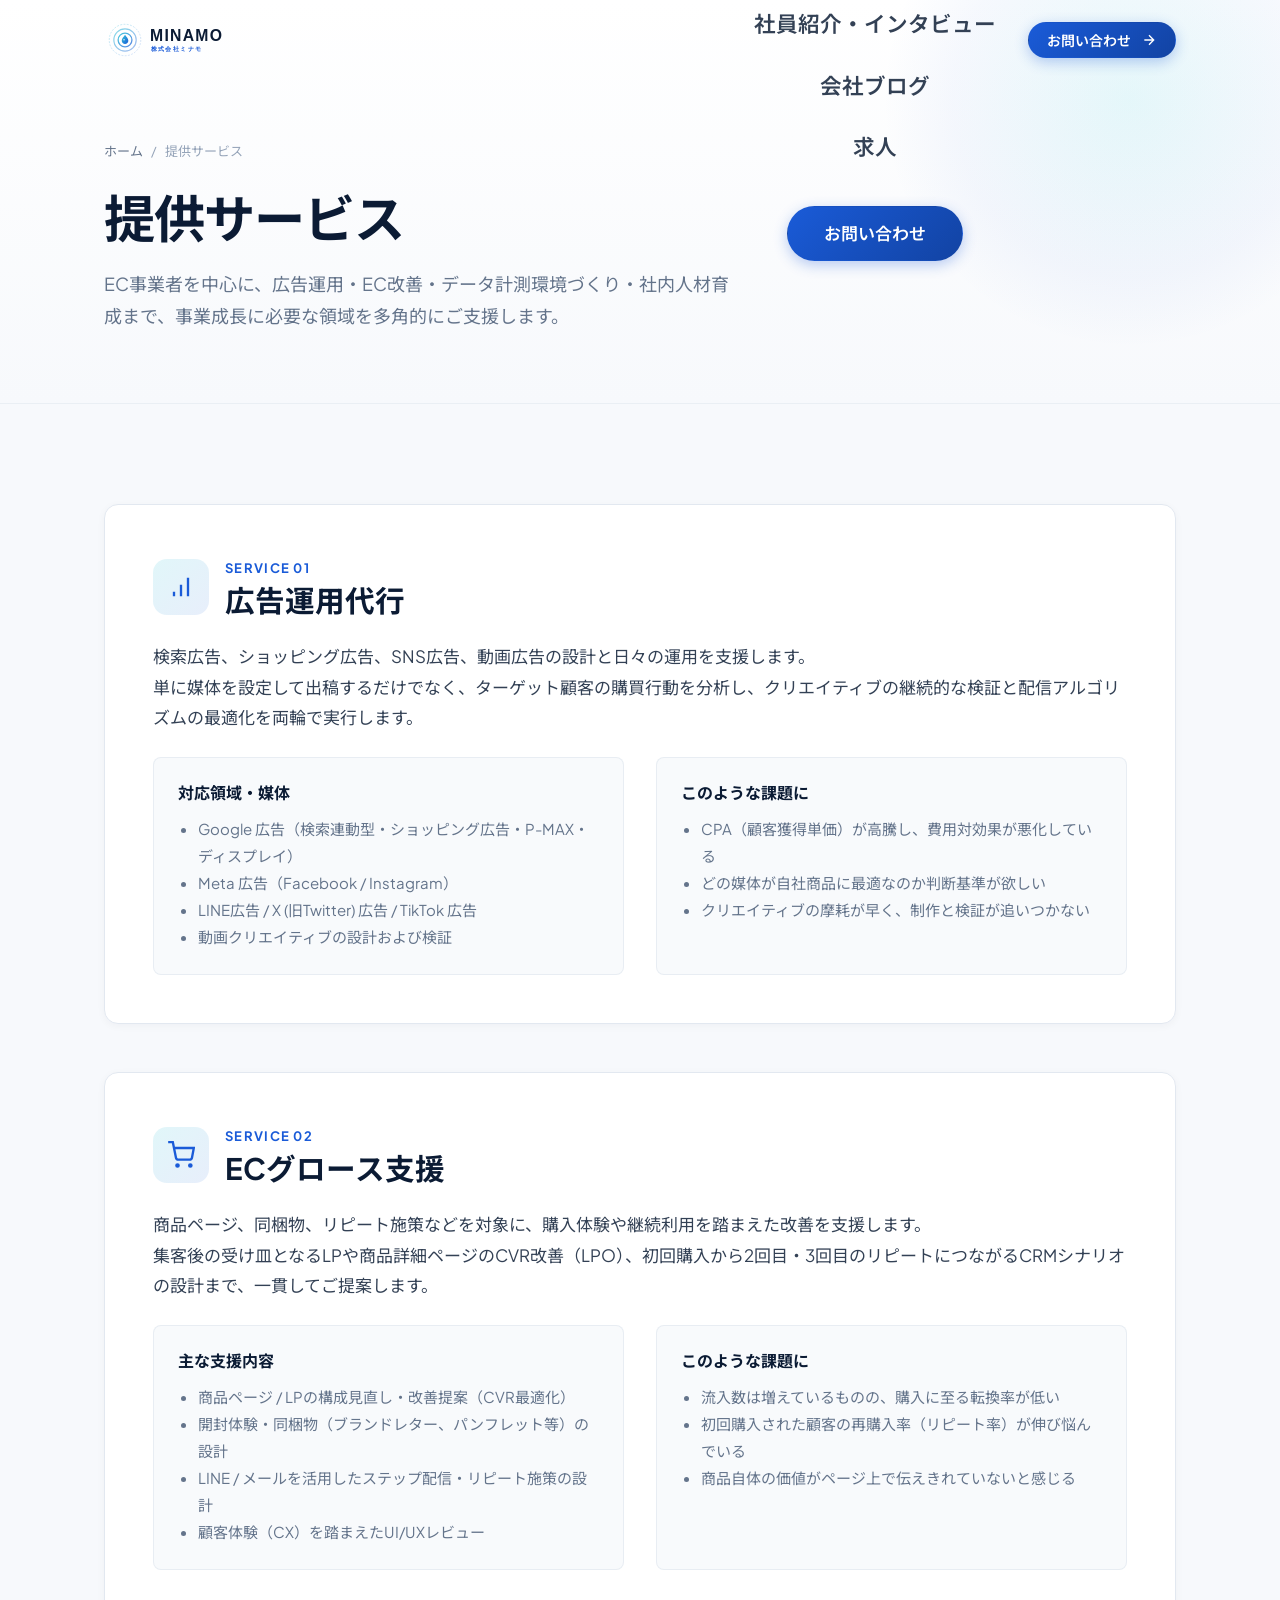
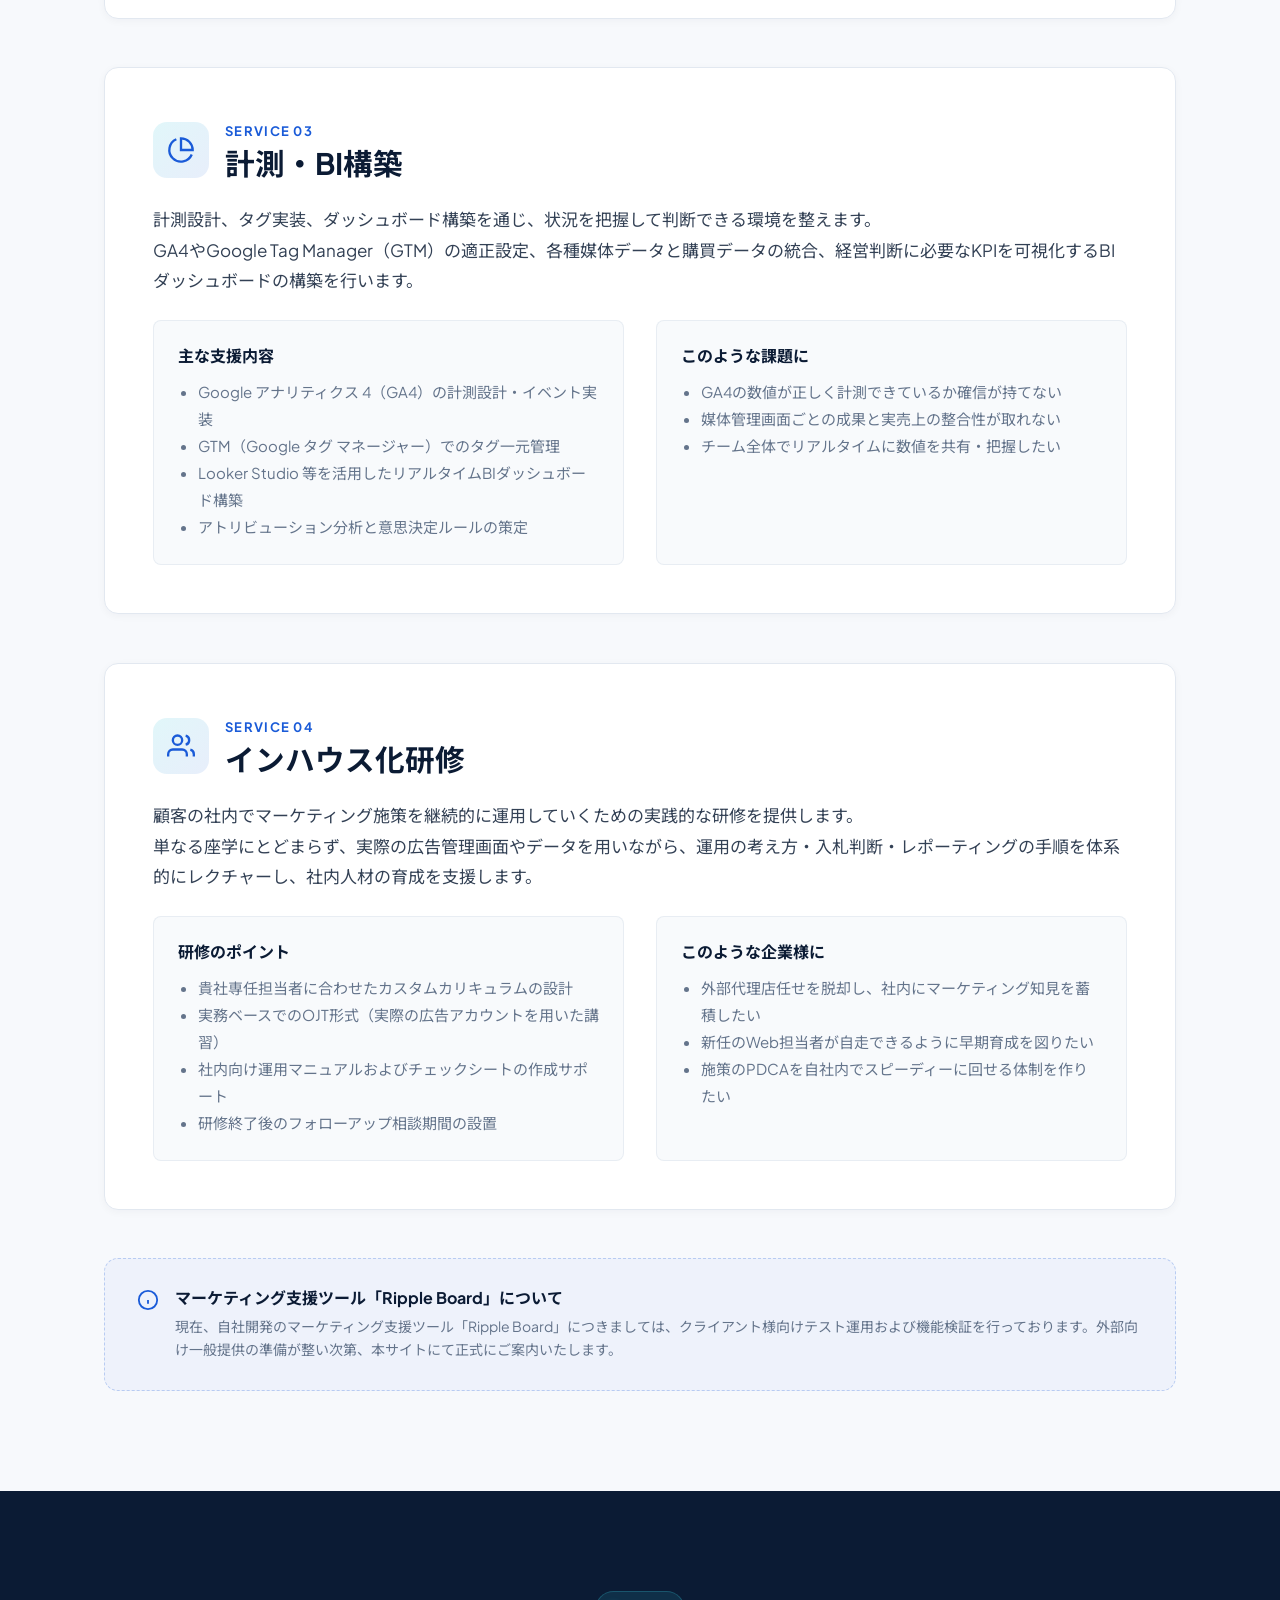
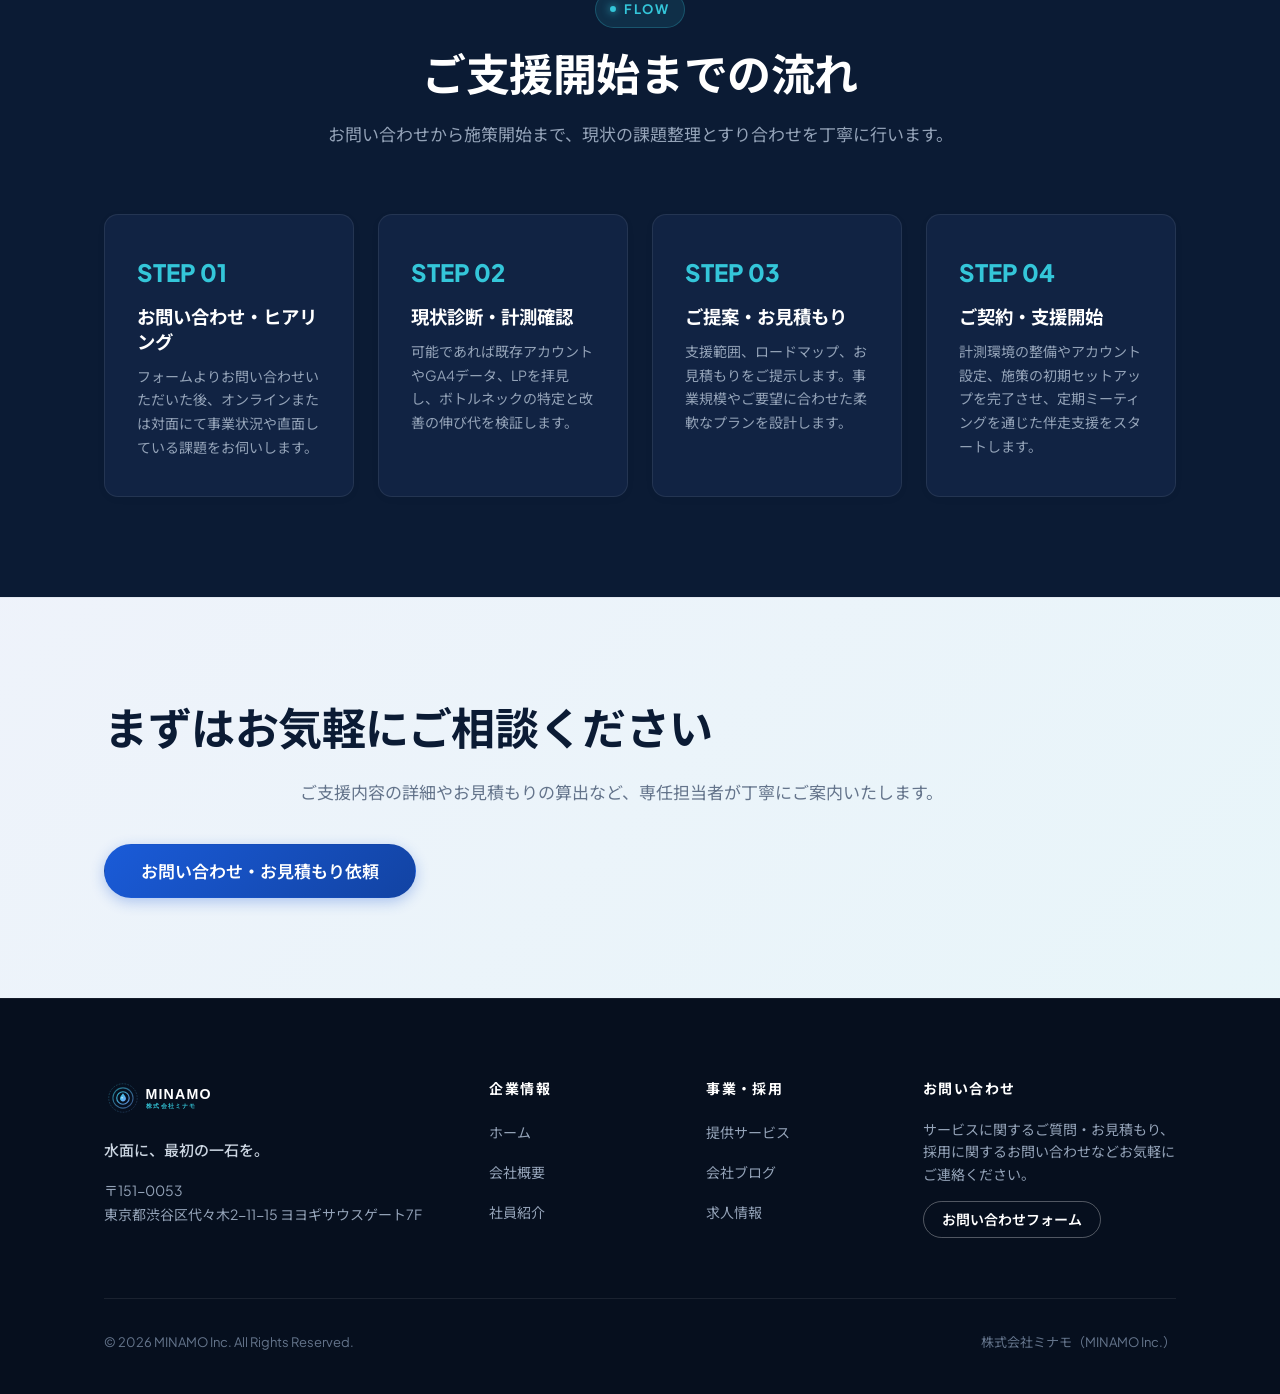
<file: services.html>
<!DOCTYPE html>
<html lang="ja">
<head>
  <meta charset="UTF-8">
  <meta name="viewport" content="width=device-width, initial-scale=1.0">
  <title>提供サービス｜株式会社ミナモ（MINAMO Inc.）</title>
  <meta name="description" content="株式会社ミナモ（MINAMO Inc.）の提供サービス一覧。広告運用代行、ECグロース支援、計測・BI構築、インハウス化研修など、EC事業者を中心とした事業成長を包括的に支援します。">
  <link rel="icon" type="image/svg+xml" href="assets/images/favicon.svg">
  <link rel="stylesheet" href="assets/css/style.css">
  <link rel="stylesheet" href="assets/css/animations.css">
</head>
<body>

  <!-- Site Header -->
  <header class="site-header">
    <div class="container header-inner">
      <a href="index.html" class="site-brand" aria-label="株式会社ミナモ ホーム">
        <img src="assets/images/logo.svg" alt="株式会社ミナモ MINAMO Inc.">
      </a>
      <nav class="nav-desktop" aria-label="メインナビゲーション">
       <!-- Output: html -->
<!-- File: 全ページ共通 — mobile-nav-overlay の ul を差し替え -->
<ul class="mobile-nav-links">
  <li><a href="index.html" class="nav-link">ホーム</a></li>
  <li><a href="company.html" class="nav-link">会社概要</a></li>
  <li><a href="services.html" class="nav-link">提供サービス</a></li>
  <li><a href="team.html" class="nav-link">社員紹介・インタビュー</a></li>
  <li><a href="blog.html" class="nav-link">会社ブログ</a></li>
  <li><a href="careers.html" class="nav-link">求人</a></li>
  <li style="margin-top: 16px;">
    <button class="btn btn-primary btn-lg" data-open-modal="contact">お問い合わせ</button>
  </li>
</ul>
        <div class="header-cta">
          <button class="btn btn-primary btn-sm" data-open-modal="contact">
            お問い合わせ
            <svg class="btn-icon" viewBox="0 0 24 24" fill="none" stroke="currentColor" stroke-width="2"><path d="M5 12h14M12 5l7 7-7 7"/></svg>
          </button>
        </div>
      </nav>
      <button class="mobile-toggle" aria-label="メニューを開閉する">
        <span class="hamburger-line"></span>
        <span class="hamburger-line"></span>
        <span class="hamburger-line"></span>
      </button>
    </div>
  </header>

  <!-- Mobile Nav Overlay -->
  <div class="mobile-nav-overlay">
    <ul class="mobile-nav-links">
      <li><a href="index.html" class="nav-link">ホーム</a></li>
      <li><a href="company.html" class="nav-link">会社概要</a></li>
      <li><a href="services.html" class="nav-link active">提供サービス</a></li>
      <li><a href="team.html" class="nav-link">社員紹介</a></li>
      <li><a href="blog.html" class="nav-link">会社ブログ</a></li>
      <li><a href="careers.html" class="nav-link">求人</a></li>
      <li style="margin-top: 16px;">
        <button class="btn btn-primary btn-lg" data-open-modal="contact">お問い合わせ</button>
      </li>
    </ul>
  </div>

  <!-- Subpage Hero -->
  <div class="subpage-hero">
    <div class="container">
      <nav class="breadcrumbs" aria-label="パンくずリスト">
        <a href="index.html">ホーム</a>
        <span>/</span>
        <span>提供サービス</span>
      </nav>
      <h1 class="subpage-title">提供サービス</h1>
      <p class="subpage-desc">
        EC事業者を中心に、広告運用・EC改善・データ計測環境づくり・社内人材育成まで、事業成長に必要な領域を多角的にご支援します。
      </p>
    </div>
  </div>

  <!-- Service List Section -->
  <section class="section">
    <div class="container">

      <!-- Service 1: 広告運用代行 -->
      <div id="ad-operation" class="card reveal" style="padding: 48px; margin-bottom: 48px;">
        <div style="display: flex; align-items: center; gap: 16px; margin-bottom: 20px;">
          <div class="card-icon-wrap" style="margin-bottom: 0;">
            <svg viewBox="0 0 24 24" fill="none" stroke="currentColor" stroke-width="2"><path d="M12 20V10M18 20V4M6 20v-4"/></svg>
          </div>
          <div>
            <span style="font-size: 0.8125rem; font-weight: 700; color: var(--color-primary); letter-spacing: 0.1em; text-transform: uppercase;">Service 01</span>
            <h2 style="font-size: 1.85rem; color: var(--color-navy);">広告運用代行</h2>
          </div>
        </div>
        <p style="font-size: 1.0625rem; color: var(--color-text-body); line-height: 1.8; margin-bottom: 24px;">
          検索広告、ショッピング広告、SNS広告、動画広告の設計と日々の運用を支援します。<br>
          単に媒体を設定して出稿するだけでなく、ターゲット顧客の購買行動を分析し、クリエイティブの継続的な検証と配信アルゴリズムの最適化を両輪で実行します。
        </p>

        <div class="grid-2" style="margin-top: 24px;">
          <div style="background: #F8FAFC; padding: 24px; border-radius: var(--radius-sm); border: 1px solid var(--color-border-light);">
            <h4 style="font-size: 1rem; color: var(--color-navy); margin-bottom: 12px;">対応領域・媒体</h4>
            <ul style="padding-left: 20px; font-size: 0.9375rem; color: var(--color-text-muted); line-height: 1.8;">
              <li>Google 広告（検索連動型・ショッピング広告・P-MAX・ディスプレイ）</li>
              <li>Meta 広告（Facebook / Instagram）</li>
              <li>LINE広告 / X (旧Twitter) 広告 / TikTok 広告</li>
              <li>動画クリエイティブの設計および検証</li>
            </ul>
          </div>

          <div style="background: #F8FAFC; padding: 24px; border-radius: var(--radius-sm); border: 1px solid var(--color-border-light);">
            <h4 style="font-size: 1rem; color: var(--color-navy); margin-bottom: 12px;">このような課題に</h4>
            <ul style="padding-left: 20px; font-size: 0.9375rem; color: var(--color-text-muted); line-height: 1.8;">
              <li>CPA（顧客獲得単価）が高騰し、費用対効果が悪化している</li>
              <li>どの媒体が自社商品に最適なのか判断基準が欲しい</li>
              <li>クリエイティブの摩耗が早く、制作と検証が追いつかない</li>
            </ul>
          </div>
        </div>
      </div>

      <!-- Service 2: ECグロース支援 -->
      <div id="ec-growth" class="card reveal" style="padding: 48px; margin-bottom: 48px;">
        <div style="display: flex; align-items: center; gap: 16px; margin-bottom: 20px;">
          <div class="card-icon-wrap" style="margin-bottom: 0;">
            <svg viewBox="0 0 24 24" fill="none" stroke="currentColor" stroke-width="2"><circle cx="9" cy="21" r="1"/><circle cx="20" cy="21" r="1"/><path d="M1 1h4l2.68 13.39a2 2 0 0 0 2 1.61h9.72a2 2 0 0 0 2-1.61L23 6H6"/></svg>
          </div>
          <div>
            <span style="font-size: 0.8125rem; font-weight: 700; color: var(--color-primary); letter-spacing: 0.1em; text-transform: uppercase;">Service 02</span>
            <h2 style="font-size: 1.85rem; color: var(--color-navy);">ECグロース支援</h2>
          </div>
        </div>
        <p style="font-size: 1.0625rem; color: var(--color-text-body); line-height: 1.8; margin-bottom: 24px;">
          商品ページ、同梱物、リピート施策などを対象に、購入体験や継続利用を踏まえた改善を支援します。<br>
          集客後の受け皿となるLPや商品詳細ページのCVR改善（LPO）、初回購入から2回目・3回目のリピートにつながるCRMシナリオの設計まで、一貫してご提案します。
        </p>

        <div class="grid-2" style="margin-top: 24px;">
          <div style="background: #F8FAFC; padding: 24px; border-radius: var(--radius-sm); border: 1px solid var(--color-border-light);">
            <h4 style="font-size: 1rem; color: var(--color-navy); margin-bottom: 12px;">主な支援内容</h4>
            <ul style="padding-left: 20px; font-size: 0.9375rem; color: var(--color-text-muted); line-height: 1.8;">
              <li>商品ページ / LPの構成見直し・改善提案（CVR最適化）</li>
              <li>開封体験・同梱物（ブランドレター、パンフレット等）の設計</li>
              <li>LINE / メールを活用したステップ配信・リピート施策の設計</li>
              <li>顧客体験（CX）を踏まえたUI/UXレビュー</li>
            </ul>
          </div>

          <div style="background: #F8FAFC; padding: 24px; border-radius: var(--radius-sm); border: 1px solid var(--color-border-light);">
            <h4 style="font-size: 1rem; color: var(--color-navy); margin-bottom: 12px;">このような課題に</h4>
            <ul style="padding-left: 20px; font-size: 0.9375rem; color: var(--color-text-muted); line-height: 1.8;">
              <li>流入数は増えているものの、購入に至る転換率が低い</li>
              <li>初回購入された顧客の再購入率（リピート率）が伸び悩んでいる</li>
              <li>商品自体の価値がページ上で伝えきれていないと感じる</li>
            </ul>
          </div>
        </div>
      </div>

      <!-- Service 3: 計測・BI構築 -->
      <div id="bi-analytics" class="card reveal" style="padding: 48px; margin-bottom: 48px;">
        <div style="display: flex; align-items: center; gap: 16px; margin-bottom: 20px;">
          <div class="card-icon-wrap" style="margin-bottom: 0;">
            <svg viewBox="0 0 24 24" fill="none" stroke="currentColor" stroke-width="2"><path d="M21.21 15.89A10 10 0 1 1 8 2.83M22 12A10 10 0 0 0 12 2v10z"/></svg>
          </div>
          <div>
            <span style="font-size: 0.8125rem; font-weight: 700; color: var(--color-primary); letter-spacing: 0.1em; text-transform: uppercase;">Service 03</span>
            <h2 style="font-size: 1.85rem; color: var(--color-navy);">計測・BI構築</h2>
          </div>
        </div>
        <p style="font-size: 1.0625rem; color: var(--color-text-body); line-height: 1.8; margin-bottom: 24px;">
          計測設計、タグ実装、ダッシュボード構築を通じ、状況を把握して判断できる環境を整えます。<br>
          GA4やGoogle Tag Manager（GTM）の適正設定、各種媒体データと購買データの統合、経営判断に必要なKPIを可視化するBIダッシュボードの構築を行います。
        </p>

        <div class="grid-2" style="margin-top: 24px;">
          <div style="background: #F8FAFC; padding: 24px; border-radius: var(--radius-sm); border: 1px solid var(--color-border-light);">
            <h4 style="font-size: 1rem; color: var(--color-navy); margin-bottom: 12px;">主な支援内容</h4>
            <ul style="padding-left: 20px; font-size: 0.9375rem; color: var(--color-text-muted); line-height: 1.8;">
              <li>Google アナリティクス 4（GA4）の計測設計・イベント実装</li>
              <li>GTM（Google タグ マネージャー）でのタグ一元管理</li>
              <li>Looker Studio 等を活用したリアルタイムBIダッシュボード構築</li>
              <li>アトリビューション分析と意思決定ルールの策定</li>
            </ul>
          </div>

          <div style="background: #F8FAFC; padding: 24px; border-radius: var(--radius-sm); border: 1px solid var(--color-border-light);">
            <h4 style="font-size: 1rem; color: var(--color-navy); margin-bottom: 12px;">このような課題に</h4>
            <ul style="padding-left: 20px; font-size: 0.9375rem; color: var(--color-text-muted); line-height: 1.8;">
              <li>GA4の数値が正しく計測できているか確信が持てない</li>
              <li>媒体管理画面ごとの成果と実売上の整合性が取れない</li>
              <li>チーム全体でリアルタイムに数値を共有・把握したい</li>
            </ul>
          </div>
        </div>
      </div>

      <!-- Service 4: インハウス化研修 -->
      <div id="training" class="card reveal" style="padding: 48px; margin-bottom: 48px;">
        <div style="display: flex; align-items: center; gap: 16px; margin-bottom: 20px;">
          <div class="card-icon-wrap" style="margin-bottom: 0;">
            <svg viewBox="0 0 24 24" fill="none" stroke="currentColor" stroke-width="2"><path d="M17 21v-2a4 4 0 0 0-4-4H5a4 4 0 0 0-4 4v2"/><circle cx="9" cy="7" r="4"/><path d="M23 21v-2a4 4 0 0 0-3-3.87"/><path d="M16 3.13a4 4 0 0 1 0 7.75"/></svg>
          </div>
          <div>
            <span style="font-size: 0.8125rem; font-weight: 700; color: var(--color-primary); letter-spacing: 0.1em; text-transform: uppercase;">Service 04</span>
            <h2 style="font-size: 1.85rem; color: var(--color-navy);">インハウス化研修</h2>
          </div>
        </div>
        <p style="font-size: 1.0625rem; color: var(--color-text-body); line-height: 1.8; margin-bottom: 24px;">
          顧客の社内でマーケティング施策を継続的に運用していくための実践的な研修を提供します。<br>
          単なる座学にとどまらず、実際の広告管理画面やデータを用いながら、運用の考え方・入札判断・レポーティングの手順を体系的にレクチャーし、社内人材の育成を支援します。
        </p>

        <div class="grid-2" style="margin-top: 24px;">
          <div style="background: #F8FAFC; padding: 24px; border-radius: var(--radius-sm); border: 1px solid var(--color-border-light);">
            <h4 style="font-size: 1rem; color: var(--color-navy); margin-bottom: 12px;">研修のポイント</h4>
            <ul style="padding-left: 20px; font-size: 0.9375rem; color: var(--color-text-muted); line-height: 1.8;">
              <li>貴社専任担当者に合わせたカスタムカリキュラムの設計</li>
              <li>実務ベースでのOJT形式（実際の広告アカウントを用いた講習）</li>
              <li>社内向け運用マニュアルおよびチェックシートの作成サポート</li>
              <li>研修終了後のフォローアップ相談期間の設置</li>
            </ul>
          </div>

          <div style="background: #F8FAFC; padding: 24px; border-radius: var(--radius-sm); border: 1px solid var(--color-border-light);">
            <h4 style="font-size: 1rem; color: var(--color-navy); margin-bottom: 12px;">このような企業様に</h4>
            <ul style="padding-left: 20px; font-size: 0.9375rem; color: var(--color-text-muted); line-height: 1.8;">
              <li>外部代理店任せを脱却し、社内にマーケティング知見を蓄積したい</li>
              <li>新任のWeb担当者が自走できるように早期育成を図りたい</li>
              <li>施策のPDCAを自社内でスピーディーに回せる体制を作りたい</li>
            </ul>
          </div>
        </div>
      </div>

      <!-- Notice regarding Ripple Board -->
      <div class="reveal reveal-delay-1" style="background: rgba(26, 91, 216, 0.04); border: 1px dashed rgba(26, 91, 216, 0.25); border-radius: var(--radius-md); padding: 28px 32px;">
        <div style="display: flex; align-items: flex-start; gap: 16px;">
          <div style="color: var(--color-primary); flex-shrink: 0; margin-top: 2px;">
            <svg width="22" height="22" viewBox="0 0 24 24" fill="none" stroke="currentColor" stroke-width="2"><circle cx="12" cy="12" r="10"/><line x1="12" y1="16" x2="12" y2="12"/><line x1="12" y1="8" x2="12.01" y2="8"/></svg>
          </div>
          <div>
            <h4 style="font-size: 1rem; color: var(--color-navy); margin-bottom: 6px;">マーケティング支援ツール「Ripple Board」について</h4>
            <p style="font-size: 0.875rem; color: var(--color-text-muted); line-height: 1.7;">
              現在、自社開発のマーケティング支援ツール「Ripple Board」につきましては、クライアント様向けテスト運用および機能検証を行っております。外部向け一般提供の準備が整い次第、本サイトにて正式にご案内いたします。
            </p>
          </div>
        </div>
      </div>

    </div>
  </section>

  <!-- Process Section (支援開始までの流れ) -->
  <section class="section section-dark">
    <div class="container">
      <div class="section-header text-center reveal">
        <div class="section-tag">
          <span class="section-tag-dot"></span>
          <span>Flow</span>
        </div>
        <h2 class="section-title">ご支援開始までの流れ</h2>
        <p class="section-lead">
          お問い合わせから施策開始まで、現状の課題整理とすり合わせを丁寧に行います。
        </p>
      </div>

      <div class="grid-4 reveal reveal-delay-1">
        <!-- Step 1 -->
        <div class="card card-dark">
          <div style="font-size: 1.5rem; font-weight: 800; color: var(--color-accent); margin-bottom: 12px;">STEP 01</div>
          <h3 style="font-size: 1.15rem; margin-bottom: 10px; color: #FFFFFF;">お問い合わせ・ヒアリング</h3>
          <p style="color: #94A3B8; font-size: 0.875rem; line-height: 1.7;">
            フォームよりお問い合わせいただいた後、オンラインまたは対面にて事業状況や直面している課題をお伺いします。
          </p>
        </div>

        <!-- Step 2 -->
        <div class="card card-dark">
          <div style="font-size: 1.5rem; font-weight: 800; color: var(--color-accent); margin-bottom: 12px;">STEP 02</div>
          <h3 style="font-size: 1.15rem; margin-bottom: 10px; color: #FFFFFF;">現状診断・計測確認</h3>
          <p style="color: #94A3B8; font-size: 0.875rem; line-height: 1.7;">
            可能であれば既存アカウントやGA4データ、LPを拝見し、ボトルネックの特定と改善の伸び代を検証します。
          </p>
        </div>

        <!-- Step 3 -->
        <div class="card card-dark">
          <div style="font-size: 1.5rem; font-weight: 800; color: var(--color-accent); margin-bottom: 12px;">STEP 03</div>
          <h3 style="font-size: 1.15rem; margin-bottom: 10px; color: #FFFFFF;">ご提案・お見積もり</h3>
          <p style="color: #94A3B8; font-size: 0.875rem; line-height: 1.7;">
            支援範囲、ロードマップ、お見積もりをご提示します。事業規模やご要望に合わせた柔軟なプランを設計します。
          </p>
        </div>

        <!-- Step 4 -->
        <div class="card card-dark">
          <div style="font-size: 1.5rem; font-weight: 800; color: var(--color-accent); margin-bottom: 12px;">STEP 04</div>
          <h3 style="font-size: 1.15rem; margin-bottom: 10px; color: #FFFFFF;">ご契約・支援開始</h3>
          <p style="color: #94A3B8; font-size: 0.875rem; line-height: 1.7;">
            計測環境の整備やアカウント設定、施策の初期セットアップを完了させ、定期ミーティングを通じた伴走支援をスタートします。
          </p>
        </div>
      </div>
    </div>
  </section>

  <!-- CTA Section -->
  <section class="section" style="background: linear-gradient(135deg, rgba(26, 91, 216, 0.04) 0%, rgba(52, 198, 217, 0.08) 100%); border-top: 1px solid var(--color-border);">
    <div class="container text-center reveal">
      <h2 class="section-title" style="margin-bottom: 20px;">まずはお気軽にご相談ください</h2>
      <p class="section-lead" style="margin-left: auto; margin-right: auto; margin-bottom: 36px;">
        ご支援内容の詳細やお見積もりの算出など、専任担当者が丁寧にご案内いたします。
      </p>
      <button class="btn btn-primary btn-lg" data-open-modal="contact">お問い合わせ・お見積もり依頼</button>
    </div>
  </section>

  <!-- Site Footer -->
  <footer class="site-footer">
    <div class="container">
      <div class="footer-top">
        <div>
          <div class="footer-brand">
            <img src="assets/images/logo-white.svg" alt="株式会社ミナモ MINAMO Inc.">
          </div>
          <p class="footer-copy-text">水面に、最初の一石を。</p>
          <address class="footer-address">
            〒151-0053<br>
            東京都渋谷区代々木2-11-15 ヨヨギサウスゲート7F
          </address>
        </div>
        <div>
          <h4 class="footer-heading">企業情報</h4>
          <ul class="footer-links">
            <li><a href="index.html">ホーム</a></li>
            <li><a href="company.html">会社概要</a></li>
            <li><a href="team.html">社員紹介</a></li>
          </ul>
        </div>
        <div>
          <h4 class="footer-heading">事業・採用</h4>
          <ul class="footer-links">
            <li><a href="services.html">提供サービス</a></li>
            <li><a href="blog.html">会社ブログ</a></li>
            <li><a href="careers.html">求人情報</a></li>
          </ul>
        </div>
        <div>
          <h4 class="footer-heading">お問い合わせ</h4>
          <p style="font-size: 0.875rem; color: #94A3B8; margin-bottom: 16px; line-height: 1.6;">
            サービスに関するご質問・お見積もり、採用に関するお問い合わせなどお気軽にご連絡ください。
          </p>
          <button class="btn btn-outline-white btn-sm" data-open-modal="contact">お問い合わせフォーム</button>
        </div>
      </div>
      <div class="footer-bottom">
        <div>&copy; 2026 MINAMO Inc. All Rights Reserved.</div>
        <div>株式会社ミナモ（MINAMO Inc.）</div>
      </div>
    </div>
  </footer>

  <!-- Contact Modal -->
  <div class="modal-backdrop" id="contact-modal" role="dialog" aria-modal="true" aria-labelledby="modal-title">
    <div class="modal-dialog">
      <div class="modal-header">
        <div>
          <h3 class="modal-title" id="modal-title">お問い合わせ</h3>
          <p style="font-size: 0.875rem; color: var(--color-text-muted); margin-top: 4px;">
            株式会社ミナモへのお問い合わせ・ご相談窓口です
          </p>
        </div>
        <button class="modal-close-btn" data-close-modal aria-label="閉じる">
          <svg width="24" height="24" viewBox="0 0 24 24" fill="none" stroke="currentColor" stroke-width="2"><path d="M18 6L6 18M6 6l12 12"/></svg>
        </button>
      </div>
      <div class="modal-body">
        <div id="contact-success-msg" style="display: none; text-align: center; padding: 32px 16px;">
          <div style="width: 56px; height: 56px; background: rgba(52, 198, 217, 0.15); border-radius: 50%; display: flex; align-items: center; justify-content: center; margin: 0 auto 16px; color: var(--color-primary);">
            <svg width="28" height="28" viewBox="0 0 24 24" fill="none" stroke="currentColor" stroke-width="2"><polyline points="20 6 9 17 4 12"/></svg>
          </div>
          <h4 style="font-size: 1.25rem; margin-bottom: 8px; color: var(--color-navy);">送信が完了しました</h4>
          <p style="color: var(--color-text-muted); font-size: 0.9375rem;">
            お問い合わせいただきありがとうございます。<br>担当者より通常2営業日以内にご連絡いたします。
          </p>
          <button class="btn btn-outline btn-sm" data-close-modal style="margin-top: 24px;">閉じる</button>
        </div>

        <form id="contact-form">
          <div class="form-group">
            <label class="form-label" for="contact-name">お名前<span class="badge-req">必須</span></label>
            <input class="form-input" type="text" id="contact-name" name="name" placeholder="山田 太郎" required>
          </div>
          <div class="form-group">
            <label class="form-label" for="contact-company">貴社名<span class="badge-req">必須</span></label>
            <input class="form-input" type="text" id="contact-company" name="company" placeholder="株式会社○○" required>
          </div>
          <div class="form-group">
            <label class="form-label" for="contact-email">メールアドレス<span class="badge-req">必須</span></label>
            <input class="form-input" type="email" id="contact-email" name="email" placeholder="example@minamo.co.jp" required>
          </div>
          <div class="form-group">
            <label class="form-label" for="contact-category">お問い合わせ種別</label>
            <select class="form-select" id="contact-category" name="category">
              <option value="service" selected>提供サービスについて（広告・EC・計測・研修）</option>
              <option value="careers">採用・求人について</option>
              <option value="other">その他のお問い合わせ</option>
            </select>
          </div>
          <div class="form-group">
            <label class="form-label" for="contact-message">お問い合わせ内容<span class="badge-req">必須</span></label>
            <textarea class="form-textarea" id="contact-message" name="message" placeholder="現在抱えている課題やご相談内容をご記入ください。" required></textarea>
          </div>
          <p style="font-size: 0.75rem; color: var(--color-text-light); margin-bottom: 20px; line-height: 1.6;">
            ※ご入力いただいた個人情報は、お問い合わせへの対応およびご連絡の目的にのみ利用いたします。
          </p>
          <button type="submit" class="btn btn-primary" style="width: 100%;">送信する</button>
        </form>
      </div>
    </div>
  </div>

  <script src="assets/js/main.js"></script>
</body>
</html>
</file>
<file: assets/css/style.css>
/* ============================================================
   株式会社ミナモ (MINAMO Inc.) - Official Stylesheet
   Design Concept: 一石から広がる波紋。
   ============================================================ */

@import url('https://fonts.googleapis.com/css2?family=Noto+Sans+JP:wght@300;400;500;600;700;800&family=Plus+Jakarta+Sans:wght@400;500;600;700;800&display=swap');

:root {
  /* Brand Colors */
  --color-primary: #1A5BD8;       /* MINAMO BLUE */
  --color-primary-dark: #1243A3;
  --color-primary-light: #EBF1FD;
  --color-accent: #34C6D9;        /* RIPPLE CYAN */
  --color-accent-light: #E5F9FC;
  --color-navy: #0B1B34;          /* DEEP NAVY */
  --color-navy-light: #162B4F;
  --color-navy-dark: #060F1E;
  
  /* Neutral Colors */
  --color-bg: #F7F9FC;            /* Background */
  --color-surface: #FFFFFF;
  --color-surface-trans: rgba(255, 255, 255, 0.85);
  --color-border: #E2E8F0;
  --color-border-light: rgba(226, 232, 240, 0.7);
  --color-text-main: #0B1B34;
  --color-text-body: #334155;
  --color-text-muted: #64748B;
  --color-text-light: #94A3B8;

  /* Layout */
  --max-width: 1120px;
  --header-height: 80px;
  --radius-sm: 8px;
  --radius-md: 14px;
  --radius-lg: 24px;
  --radius-full: 9999px;

  /* Shadows */
  --shadow-sm: 0 2px 8px rgba(11, 27, 52, 0.04);
  --shadow-md: 0 8px 24px rgba(11, 27, 52, 0.06);
  --shadow-lg: 0 16px 40px rgba(11, 27, 52, 0.09);
  --shadow-glow: 0 0 30px rgba(52, 198, 217, 0.25);

  /* Typography */
  --font-base: 'Plus Jakarta Sans', 'Noto Sans JP', -apple-system, BlinkMacSystemFont, "Segoe UI", Roboto, sans-serif;
  --font-ja: 'Noto Sans JP', sans-serif;
  --transition-fast: 0.2s ease;
  --transition-base: 0.35s cubic-bezier(0.16, 1, 0.3, 1);
}

/* Reset & Base */
*, *::before, *::after {
  box-sizing: border-box;
  margin: 0;
  padding: 0;
}

html {
  font-size: 16px;
  scroll-behavior: smooth;
  -webkit-font-smoothing: antialiased;
  -moz-osx-font-smoothing: grayscale;
}

body {
  font-family: var(--font-base);
  background-color: var(--color-bg);
  color: var(--color-text-body);
  line-height: 1.75;
  overflow-x: hidden;
  position: relative;
  min-height: 100vh;
}

a {
  color: inherit;
  text-decoration: none;
  transition: color var(--transition-fast);
}

img, svg {
  display: block;
  max-width: 100%;
}

button, input, textarea, select {
  font: inherit;
}

/* Typography Helpers */
h1, h2, h3, h4, h5, h6 {
  color: var(--color-navy);
  font-weight: 700;
  line-height: 1.35;
}

.text-gradient {
  background: linear-gradient(135deg, var(--color-accent) 0%, var(--color-primary) 100%);
  -webkit-background-clip: text;
  -webkit-text-fill-color: transparent;
}

.text-gradient-cyan {
  background: linear-gradient(135deg, #A8F0FB 0%, var(--color-accent) 100%);
  -webkit-background-clip: text;
  -webkit-text-fill-color: transparent;
}

/* Layout Container */
.container {
  width: 100%;
  max-width: var(--max-width);
  margin-left: auto;
  margin-right: auto;
  padding-left: 24px;
  padding-right: 24px;
}

.container-narrow {
  max-width: 860px;
}

/* Section Common */
.section {
  padding-top: 100px;
  padding-bottom: 100px;
  position: relative;
}

.section-dark {
  background-color: var(--color-navy);
  color: #E2E8F0;
}
.section-dark h2, .section-dark h3, .section-dark h4 {
  color: #FFFFFF;
}
.section-dark .section-lead {
  color: #94A3B8;
}

.section-header {
  margin-bottom: 64px;
}
.section-header.text-center {
  text-align: center;
}

.section-tag {
  display: inline-flex;
  align-items: center;
  gap: 8px;
  font-size: 0.8125rem;
  font-weight: 700;
  letter-spacing: 0.15em;
  text-transform: uppercase;
  color: var(--color-primary);
  background-color: rgba(26, 91, 216, 0.08);
  padding: 6px 14px;
  border-radius: var(--radius-full);
  margin-bottom: 16px;
  border: 1px solid rgba(26, 91, 216, 0.15);
}

.section-dark .section-tag {
  color: var(--color-accent);
  background-color: rgba(52, 198, 217, 0.12);
  border-color: rgba(52, 198, 217, 0.25);
}

.section-tag-dot {
  width: 6px;
  height: 6px;
  background-color: currentColor;
  border-radius: 50%;
  box-shadow: 0 0 8px currentColor;
}

.section-title {
  font-size: clamp(1.85rem, 3.5vw, 2.75rem);
  letter-spacing: -0.01em;
  margin-bottom: 16px;
}

.section-lead {
  font-size: 1.0625rem;
  color: var(--color-text-muted);
  max-width: 680px;
  line-height: 1.8;
}
.section-header.text-center .section-lead {
  margin-left: auto;
  margin-right: auto;
}

/* ============================================================
   Header & Navigation
   ============================================================ */
.site-header {
  position: fixed;
  top: 0;
  left: 0;
  width: 100%;
  height: var(--header-height);
  z-index: 1000;
  display: flex;
  align-items: center;
  transition: background-color var(--transition-base), backdrop-filter var(--transition-base), box-shadow var(--transition-base);
}

.site-header.scrolled {
  background-color: rgba(255, 255, 255, 0.92);
  backdrop-filter: blur(14px);
  -webkit-backdrop-filter: blur(14px);
  box-shadow: 0 4px 20px rgba(11, 27, 52, 0.05);
}

.header-inner {
  display: flex;
  align-items: center;
  justify-content: space-between;
  width: 100%;
}

.site-brand {
  display: flex;
  align-items: center;
  z-index: 1001;
}

.site-brand img {
  height: 42px;
  width: auto;
}

.nav-desktop {
  display: flex;
  align-items: center;
  gap: 32px;
}

.nav-links {
  display: flex;
  align-items: center;
  list-style: none;
  gap: 28px;
}

.nav-link {
  font-size: 0.9375rem;
  font-weight: 500;
  color: var(--color-text-body);
  position: relative;
  padding: 6px 0;
  transition: color var(--transition-fast);
}

.nav-link::after {
  content: '';
  position: absolute;
  bottom: 0;
  left: 0;
  width: 0%;
  height: 2px;
  background: linear-gradient(90deg, var(--color-accent), var(--color-primary));
  transition: width var(--transition-fast);
  border-radius: 2px;
}

.nav-link:hover,
.nav-link.active {
  color: var(--color-primary);
}

.nav-link:hover::after,
.nav-link.active::after {
  width: 100%;
}

.header-cta {
  display: flex;
  align-items: center;
}

/* Mobile Toggle */
.mobile-toggle {
  display: none;
  background: none;
  border: none;
  cursor: pointer;
  padding: 10px;
  z-index: 1001;
}

.hamburger-line {
  display: block;
  width: 24px;
  height: 2px;
  background-color: var(--color-navy);
  margin: 5px 0;
  transition: transform var(--transition-base), opacity var(--transition-base);
}

.mobile-toggle.active .hamburger-line:nth-child(1) {
  transform: translateY(7px) rotate(45deg);
}
.mobile-toggle.active .hamburger-line:nth-child(2) {
  opacity: 0;
}
.mobile-toggle.active .hamburger-line:nth-child(3) {
  transform: translateY(-7px) rotate(-45deg);
}

/* Mobile Nav Overlay */
.mobile-nav-overlay {
  position: fixed;
  top: 0;
  left: 0;
  width: 100%;
  height: 100vh;
  background-color: rgba(247, 249, 252, 0.98);
  backdrop-filter: blur(20px);
  z-index: 1000;
  display: flex;
  flex-direction: column;
  justify-content: center;
  align-items: center;
  opacity: 0;
  pointer-events: none;
  transition: opacity var(--transition-base);
}

.mobile-nav-overlay.active {
  opacity: 1;
  pointer-events: auto;
}

.mobile-nav-links {
  list-style: none;
  text-align: center;
  display: flex;
  flex-direction: column;
  gap: 24px;
}

.mobile-nav-links .nav-link {
  font-size: 1.35rem;
  font-weight: 600;
}

/* ============================================================
   Buttons & CTA
   ============================================================ */
.btn {
  display: inline-flex;
  align-items: center;
  justify-content: center;
  gap: 10px;
  padding: 12px 24px;
  font-size: 0.9375rem;
  font-weight: 600;
  border-radius: var(--radius-full);
  cursor: pointer;
  transition: all var(--transition-base);
  border: 1px solid transparent;
  line-height: 1.2;
  position: relative;
  overflow: hidden;
}

.btn-primary {
  background: linear-gradient(135deg, var(--color-primary) 0%, #1243A3 100%);
  color: #FFFFFF;
  box-shadow: 0 4px 14px rgba(26, 91, 216, 0.3);
}

.btn-primary:hover {
  transform: translateY(-2px);
  box-shadow: 0 6px 20px rgba(26, 91, 216, 0.45);
  color: #FFFFFF;
}

.btn-accent {
  background: linear-gradient(135deg, var(--color-accent) 0%, var(--color-primary) 100%);
  color: #FFFFFF;
  box-shadow: 0 4px 16px rgba(52, 198, 217, 0.35);
}

.btn-accent:hover {
  transform: translateY(-2px);
  box-shadow: 0 8px 24px rgba(52, 198, 217, 0.5);
  color: #FFFFFF;
}

.btn-outline {
  background-color: transparent;
  border-color: rgba(11, 27, 52, 0.2);
  color: var(--color-navy);
}

.btn-outline:hover {
  border-color: var(--color-primary);
  color: var(--color-primary);
  background-color: rgba(26, 91, 216, 0.04);
}

.btn-outline-white {
  background-color: transparent;
  border-color: rgba(255, 255, 255, 0.3);
  color: #FFFFFF;
}

.btn-outline-white:hover {
  border-color: var(--color-accent);
  color: var(--color-accent);
  background-color: rgba(52, 198, 217, 0.1);
}

.btn-sm {
  padding: 9px 18px;
  font-size: 0.875rem;
}

.btn-lg {
  padding: 16px 36px;
  font-size: 1.0625rem;
}

.btn-icon {
  width: 16px;
  height: 16px;
  transition: transform var(--transition-fast);
}

.btn:hover .btn-icon {
  transform: translateX(4px);
}

/* ============================================================
   Page Header (Hero for Subpages)
   ============================================================ */
.subpage-hero {
  padding-top: calc(var(--header-height) + 60px);
  padding-bottom: 70px;
  background: linear-gradient(180deg, #FFFFFF 0%, var(--color-bg) 100%);
  position: relative;
  border-bottom: 1px solid var(--color-border-light);
  overflow: hidden;
}

.subpage-hero::before {
  content: '';
  position: absolute;
  top: -150px;
  right: -100px;
  width: 500px;
  height: 500px;
  background: radial-gradient(circle, rgba(52, 198, 217, 0.12) 0%, rgba(26, 91, 216, 0.04) 50%, transparent 70%);
  border-radius: 50%;
  pointer-events: none;
}

.breadcrumbs {
  display: flex;
  align-items: center;
  gap: 8px;
  font-size: 0.8125rem;
  color: var(--color-text-light);
  margin-bottom: 20px;
}

.breadcrumbs a {
  color: var(--color-text-muted);
}
.breadcrumbs a:hover {
  color: var(--color-primary);
}

.subpage-title {
  font-size: clamp(2.2rem, 4vw, 3.25rem);
  letter-spacing: -0.02em;
  margin-bottom: 16px;
}

.subpage-desc {
  font-size: 1.125rem;
  color: var(--color-text-muted);
  max-width: 640px;
  line-height: 1.8;
}

/* ============================================================
   Cards & Grids
   ============================================================ */
.grid-2 {
  display: grid;
  grid-template-columns: repeat(2, 1fr);
  gap: 32px;
}

.grid-3 {
  display: grid;
  grid-template-columns: repeat(3, 1fr);
  gap: 28px;
}

.grid-4 {
  display: grid;
  grid-template-columns: repeat(4, 1fr);
  gap: 24px;
}

.card {
  background: var(--color-surface);
  border-radius: var(--radius-md);
  padding: 36px 32px;
  border: 1px solid var(--color-border);
  box-shadow: var(--shadow-sm);
  transition: all var(--transition-base);
  position: relative;
}

.card:hover {
  transform: translateY(-5px);
  box-shadow: var(--shadow-lg);
  border-color: rgba(52, 198, 217, 0.5);
}

.card-icon-wrap {
  width: 56px;
  height: 56px;
  border-radius: 14px;
  background: linear-gradient(135deg, rgba(52, 198, 217, 0.15) 0%, rgba(26, 91, 216, 0.1) 100%);
  display: flex;
  align-items: center;
  justify-content: center;
  margin-bottom: 24px;
  color: var(--color-primary);
}

.card-icon-wrap svg {
  width: 28px;
  height: 28px;
}

/* Dark Card variant */
.card-dark {
  background: rgba(22, 43, 79, 0.6);
  backdrop-filter: blur(10px);
  border: 1px solid rgba(255, 255, 255, 0.08);
}
.card-dark:hover {
  border-color: var(--color-accent);
  box-shadow: 0 10px 30px rgba(0, 0, 0, 0.35);
}

/* ============================================================
   Main Hero Section (Home)
   ============================================================ */
.hero-home {
  position: relative;
  min-height: 90vh;
  display: flex;
  align-items: center;
  padding-top: calc(var(--header-height) + 40px);
  padding-bottom: 80px;
  background: radial-gradient(circle at 80% 20%, rgba(52, 198, 217, 0.08) 0%, transparent 40%),
              radial-gradient(circle at 15% 75%, rgba(26, 91, 216, 0.06) 0%, transparent 40%),
              #F7F9FC;
  overflow: hidden;
}

.hero-canvas-bg {
  position: absolute;
  top: 0;
  left: 0;
  width: 100%;
  height: 100%;
  pointer-events: none;
  z-index: 1;
}

.hero-content {
  position: relative;
  z-index: 2;
  max-width: 760px;
}

.hero-badge {
  display: inline-flex;
  align-items: center;
  gap: 10px;
  background: rgba(26, 91, 216, 0.08);
  border: 1px solid rgba(26, 91, 216, 0.18);
  padding: 8px 18px;
  border-radius: var(--radius-full);
  font-size: 0.875rem;
  font-weight: 600;
  color: var(--color-primary);
  margin-bottom: 28px;
}

.hero-badge-pulse {
  width: 8px;
  height: 8px;
  border-radius: 50%;
  background-color: var(--color-accent);
  box-shadow: 0 0 10px var(--color-accent);
  position: relative;
}

.hero-title {
  font-size: clamp(2.75rem, 5.5vw, 4.5rem);
  font-weight: 800;
  letter-spacing: -0.03em;
  line-height: 1.15;
  margin-bottom: 28px;
  color: var(--color-navy);
}

.hero-lead {
  font-size: clamp(1.0625rem, 1.8vw, 1.25rem);
  color: var(--color-text-muted);
  line-height: 1.85;
  margin-bottom: 40px;
  max-width: 640px;
}

.hero-actions {
  display: flex;
  align-items: center;
  gap: 16px;
  flex-wrap: wrap;
}

/* Hero Decorative Graphic */
.hero-visual {
  position: absolute;
  right: 5%;
  top: 50%;
  transform: translateY(-50%);
  width: 440px;
  height: 440px;
  pointer-events: none;
  z-index: 1;
  display: flex;
  align-items: center;
  justify-content: center;
}

.ripple-visual-circle {
  position: absolute;
  border-radius: 50%;
  border: 1.5px solid rgba(26, 91, 216, 0.15);
  animation: ripplePulse 4s infinite ease-out;
}
.ripple-visual-circle:nth-child(1) { width: 160px; height: 160px; animation-delay: 0s; border-color: rgba(52, 198, 217, 0.35); }
.ripple-visual-circle:nth-child(2) { width: 280px; height: 280px; animation-delay: 1.3s; border-color: rgba(26, 91, 216, 0.25); }
.ripple-visual-circle:nth-child(3) { width: 400px; height: 400px; animation-delay: 2.6s; border-color: rgba(11, 27, 52, 0.12); }

.drop-center {
  width: 32px;
  height: 32px;
  background: linear-gradient(135deg, var(--color-accent), var(--color-primary));
  border-radius: 50% 50% 50% 0;
  transform: rotate(-45deg);
  box-shadow: 0 8px 24px rgba(26, 91, 216, 0.4);
  animation: waterFloat 4s ease-in-out infinite;
}

/* ============================================================
   Company Info Table & Style
   ============================================================ */
.info-table {
  width: 100%;
  border-collapse: separate;
  border-spacing: 0;
  background: var(--color-surface);
  border-radius: var(--radius-md);
  border: 1px solid var(--color-border);
  overflow: hidden;
  box-shadow: var(--shadow-sm);
}

.info-table tr:not(:last-child) td,
.info-table tr:not(:last-child) th {
  border-bottom: 1px solid var(--color-border);
}

.info-table th {
  width: 28%;
  padding: 22px 28px;
  background-color: rgba(247, 249, 252, 0.7);
  font-weight: 600;
  color: var(--color-navy);
  font-size: 0.9375rem;
  text-align: left;
  vertical-align: top;
}

.info-table td {
  padding: 22px 28px;
  color: var(--color-text-body);
  font-size: 0.9375rem;
  line-height: 1.7;
}

/* ============================================================
   Team Grid
   ============================================================ */
.team-grid {
  display: grid;
  grid-template-columns: repeat(auto-fill, minmax(240px, 1fr));
  gap: 28px;
}

.team-card {
  background: var(--color-surface);
  border-radius: var(--radius-md);
  border: 1px solid var(--color-border);
  overflow: hidden;
  box-shadow: var(--shadow-sm);
  transition: transform var(--transition-base), box-shadow var(--transition-base), border-color var(--transition-base);
  text-align: center;
}

.team-card:hover {
  transform: translateY(-6px);
  box-shadow: var(--shadow-lg);
  border-color: rgba(52, 198, 217, 0.6);
}

.team-photo-wrap {
  aspect-ratio: 1 / 1;
  width: 100%;
  background: linear-gradient(145deg, #0B1B34 0%, #162B4F 50%, #1A5BD8 100%);
  display: flex;
  flex-direction: column;
  align-items: center;
  justify-content: center;
  position: relative;
  overflow: hidden;
}

.team-photo-wrap::before {
  content: '';
  position: absolute;
  width: 180%;
  height: 180%;
  background: radial-gradient(circle, rgba(52, 198, 217, 0.25) 0%, transparent 60%);
  animation: softGazeGlow 6s infinite alternate;
}

.team-avatar-inner {
  position: relative;
  z-index: 2;
  display: flex;
  flex-direction: column;
  align-items: center;
  gap: 8px;
}

.team-avatar-initials {
  width: 72px;
  height: 72px;
  border-radius: 50%;
  background: rgba(255, 255, 255, 0.12);
  backdrop-filter: blur(8px);
  border: 1.5px solid rgba(52, 198, 217, 0.5);
  display: flex;
  align-items: center;
  justify-content: center;
  color: #FFFFFF;
  font-size: 1.5rem;
  font-weight: 700;
  letter-spacing: 0.05em;
  box-shadow: 0 8px 24px rgba(0, 0, 0, 0.2);
}

.team-status-tag {
  font-size: 0.6875rem;
  font-weight: 600;
  letter-spacing: 0.1em;
  color: var(--color-accent);
  background: rgba(52, 198, 217, 0.15);
  border: 1px solid rgba(52, 198, 217, 0.3);
  padding: 3px 10px;
  border-radius: var(--radius-full);
}

.team-info {
  padding: 20px 16px 24px;
}

.team-name {
  font-size: 1.1875rem;
  font-weight: 700;
  color: var(--color-navy);
  margin-bottom: 6px;
}

.team-role {
  font-size: 0.8125rem;
  color: var(--color-primary);
  font-weight: 600;
}

/* ============================================================
   Blog & Categories
   ============================================================ */
.category-pills {
  display: flex;
  align-items: center;
  gap: 12px;
  flex-wrap: wrap;
  margin-bottom: 40px;
}

.category-pill {
  padding: 8px 18px;
  font-size: 0.875rem;
  font-weight: 600;
  border-radius: var(--radius-full);
  background-color: var(--color-surface);
  border: 1px solid var(--color-border);
  color: var(--color-text-body);
  transition: all var(--transition-fast);
  cursor: pointer;
}

.category-pill:hover,
.category-pill.active {
  background-color: var(--color-primary);
  border-color: var(--color-primary);
  color: #FFFFFF;
  box-shadow: 0 4px 12px rgba(26, 91, 216, 0.25);
}

.empty-blog-box {
  background: var(--color-surface);
  border: 2px dashed var(--color-border);
  border-radius: var(--radius-lg);
  padding: 64px 32px;
  text-align: center;
}

.empty-icon-wrap {
  width: 72px;
  height: 72px;
  background: rgba(26, 91, 216, 0.06);
  border-radius: 50%;
  display: flex;
  align-items: center;
  justify-content: center;
  margin: 0 auto 24px;
  color: var(--color-primary);
}

/* ============================================================
   Careers / Job Postings
   ============================================================ */
.job-card {
  background: var(--color-surface);
  border-radius: var(--radius-md);
  border: 1px solid var(--color-border);
  padding: 36px;
  margin-bottom: 24px;
  box-shadow: var(--shadow-sm);
  transition: all var(--transition-base);
}

.job-card:hover {
  border-color: rgba(26, 91, 216, 0.4);
  box-shadow: var(--shadow-md);
}

.job-header {
  display: flex;
  justify-content: space-between;
  align-items: flex-start;
  margin-bottom: 16px;
  flex-wrap: wrap;
  gap: 12px;
}

.job-title {
  font-size: 1.35rem;
  font-weight: 700;
  color: var(--color-navy);
}

.job-tags {
  display: flex;
  gap: 8px;
  flex-wrap: wrap;
}

.job-tag {
  font-size: 0.75rem;
  font-weight: 600;
  padding: 4px 12px;
  border-radius: var(--radius-full);
  background: rgba(26, 91, 216, 0.08);
  color: var(--color-primary);
}

.job-desc {
  color: var(--color-text-muted);
  font-size: 0.9375rem;
  line-height: 1.75;
  margin-bottom: 24px;
}

.job-details-list {
  background-color: #F8FAFC;
  border-radius: var(--radius-sm);
  padding: 20px 24px;
  margin-bottom: 24px;
}

.job-detail-row {
  display: grid;
  grid-template-columns: 140px 1fr;
  padding: 8px 0;
  font-size: 0.875rem;
}

.job-detail-row:not(:last-child) {
  border-bottom: 1px solid #EDF2F7;
}

.job-detail-label {
  font-weight: 600;
  color: var(--color-navy);
}

.job-detail-val {
  color: var(--color-text-body);
}

/* ============================================================
   Footer
   ============================================================ */
.site-footer {
  background-color: var(--color-navy-dark);
  color: #94A3B8;
  padding-top: 80px;
  padding-bottom: 40px;
  border-top: 1px solid rgba(255, 255, 255, 0.06);
  position: relative;
  overflow: hidden;
}

.footer-top {
  display: grid;
  grid-template-columns: 2fr 1fr 1fr 1.5fr;
  gap: 48px;
  margin-bottom: 60px;
}

.footer-brand {
  margin-bottom: 20px;
}
.footer-brand img {
  height: 38px;
}

.footer-copy-text {
  font-size: 0.9375rem;
  color: #CBD5E1;
  margin-bottom: 16px;
  font-weight: 500;
}

.footer-address {
  font-style: normal;
  font-size: 0.875rem;
  line-height: 1.7;
  color: #94A3B8;
}

.footer-heading {
  font-size: 0.875rem;
  font-weight: 700;
  color: #FFFFFF;
  text-transform: uppercase;
  letter-spacing: 0.1em;
  margin-bottom: 20px;
}

.footer-links {
  list-style: none;
  display: flex;
  flex-direction: column;
  gap: 12px;
}

.footer-links a {
  color: #94A3B8;
  font-size: 0.875rem;
  transition: color var(--transition-fast);
}

.footer-links a:hover {
  color: var(--color-accent);
}

.footer-bottom {
  padding-top: 32px;
  border-top: 1px solid rgba(255, 255, 255, 0.08);
  display: flex;
  justify-content: space-between;
  align-items: center;
  font-size: 0.8125rem;
  color: #64748B;
  flex-wrap: wrap;
  gap: 16px;
}

/* ============================================================
   Contact Modal
   ============================================================ */
.modal-backdrop {
  position: fixed;
  top: 0;
  left: 0;
  width: 100%;
  height: 100%;
  background-color: rgba(11, 27, 52, 0.6);
  backdrop-filter: blur(8px);
  z-index: 2000;
  display: flex;
  align-items: center;
  justify-content: center;
  padding: 20px;
  opacity: 0;
  pointer-events: none;
  transition: opacity var(--transition-base);
}

.modal-backdrop.is-open {
  opacity: 1;
  pointer-events: auto;
}

.modal-dialog {
  background: var(--color-surface);
  border-radius: var(--radius-lg);
  max-width: 600px;
  width: 100%;
  max-height: 90vh;
  overflow-y: auto;
  box-shadow: var(--shadow-lg);
  position: relative;
  transform: translateY(20px) scale(0.97);
  transition: transform var(--transition-base);
}

.modal-backdrop.is-open .modal-dialog {
  transform: translateY(0) scale(1);
}

.modal-header {
  padding: 32px 36px 20px;
  display: flex;
  justify-content: space-between;
  align-items: flex-start;
  border-bottom: 1px solid var(--color-border);
}

.modal-title {
  font-size: 1.5rem;
  color: var(--color-navy);
}

.modal-close-btn {
  background: none;
  border: none;
  cursor: pointer;
  color: var(--color-text-muted);
  padding: 4px;
  border-radius: 6px;
  transition: color var(--transition-fast), background var(--transition-fast);
}

.modal-close-btn:hover {
  color: var(--color-navy);
  background-color: rgba(0, 0, 0, 0.05);
}

.modal-body {
  padding: 28px 36px 36px;
}

.form-group {
  margin-bottom: 20px;
}

.form-label {
  display: block;
  font-size: 0.875rem;
  font-weight: 600;
  color: var(--color-navy);
  margin-bottom: 8px;
}

.form-label .badge-req {
  font-size: 0.6875rem;
  color: #E11D48;
  background: rgba(225, 29, 72, 0.1);
  padding: 2px 6px;
  border-radius: 4px;
  margin-left: 6px;
  font-weight: 600;
}

.form-input, .form-textarea, .form-select {
  width: 100%;
  padding: 12px 16px;
  border: 1px solid var(--color-border);
  border-radius: var(--radius-sm);
  background-color: #F8FAFC;
  color: var(--color-navy);
  font-size: 0.9375rem;
  transition: border-color var(--transition-fast), background-color var(--transition-fast), box-shadow var(--transition-fast);
}

.form-input:focus, .form-textarea:focus, .form-select:focus {
  outline: none;
  border-color: var(--color-primary);
  background-color: #FFFFFF;
  box-shadow: 0 0 0 3px rgba(26, 91, 216, 0.15);
}

.form-textarea {
  resize: vertical;
  min-height: 120px;
}

/* ============================================================
   Responsive Breakpoints
   ============================================================ */
@media (max-width: 992px) {
  .nav-desktop { display: none; }
  .mobile-toggle { display: block; }
  
  .grid-2, .grid-3, .grid-4 {
    grid-template-columns: 1fr;
  }
  
  .footer-top {
    grid-template-columns: 1fr 1fr;
    gap: 36px;
  }

  .hero-visual {
    display: none;
  }
}

@media (max-width: 640px) {
  .section {
    padding-top: 70px;
    padding-bottom: 70px;
  }
  
  .footer-top {
    grid-template-columns: 1fr;
  }
  
  .info-table th {
    width: 35%;
    padding: 16px;
  }
  .info-table td {
    padding: 16px;
  }
  
  .modal-dialog {
    max-height: 95vh;
  }
  .modal-header {
    padding: 24px 20px 16px;
  }
  .modal-body {
    padding: 20px 20px 28px;
  }

  .job-detail-row {
    grid-template-columns: 1fr;
    gap: 4px;
  }
}
/* File: assets/css/style.css に追記 */
/* ナビ項目のラベル長に対応 */
@media (min-width: 961px) and (max-width: 1180px) {
  .nav-links {
    gap: 18px;
  }

  .nav-links .nav-link {
    font-size: 0.8125rem;
    letter-spacing: 0;
  }
}
</file>
<file: assets/css/animations.css>
/* ============================================================
   MINAMO Inc. - Animations & Ripple Effects
   ============================================================ */

/* Ripple Pulses */
@keyframes ripplePulse {
  0% {
    transform: scale(0.85);
    opacity: 0.8;
  }
  50% {
    transform: scale(1.1);
    opacity: 0.3;
  }
  100% {
    transform: scale(1.35);
    opacity: 0;
  }
}

@keyframes waterFloat {
  0%, 100% {
    transform: translateY(0px) rotate(0deg);
  }
  50% {
    transform: translateY(-8px) rotate(1deg);
  }
}

@keyframes softGazeGlow {
  0%, 100% {
    opacity: 0.4;
    filter: blur(40px);
  }
  50% {
    opacity: 0.75;
    filter: blur(60px);
  }
}

@keyframes waveShift {
  0% {
    background-position: 0% 50%;
  }
  50% {
    background-position: 100% 50%;
  }
  100% {
    background-position: 0% 50%;
  }
}

/* Scroll Reveal base classes */
.reveal {
  opacity: 0;
  transform: translateY(28px);
  transition: opacity 0.8s cubic-bezier(0.16, 1, 0.3, 1), transform 0.8s cubic-bezier(0.16, 1, 0.3, 1);
  will-change: opacity, transform;
}

.reveal.is-visible {
  opacity: 1;
  transform: translateY(0);
}

.reveal-delay-1 { transition-delay: 0.1s; }
.reveal-delay-2 { transition-delay: 0.2s; }
.reveal-delay-3 { transition-delay: 0.3s; }
.reveal-delay-4 { transition-delay: 0.4s; }

/* Interactive ripple click element */
.ripple-circle-fx {
  position: absolute;
  border-radius: 50%;
  pointer-events: none;
  border: 1.5px solid rgba(52, 198, 217, 0.7);
  animation: clickRipple 0.85s cubic-bezier(0.1, 0.8, 0.3, 1) forwards;
}

@keyframes clickRipple {
  0% {
    width: 0px;
    height: 0px;
    opacity: 0.9;
    transform: translate(-50%, -50%) scale(0.5);
  }
  100% {
    width: 320px;
    height: 320px;
    opacity: 0;
    transform: translate(-50%, -50%) scale(1.4);
  }
}

/* Water drop bounce */
@keyframes dropDown {
  0% {
    transform: translateY(-100%) scale(0.8);
    opacity: 0;
  }
  60% {
    transform: translateY(0) scale(1.1);
    opacity: 1;
  }
  100% {
    transform: translateY(0) scale(1);
    opacity: 1;
  }
}
</file>
